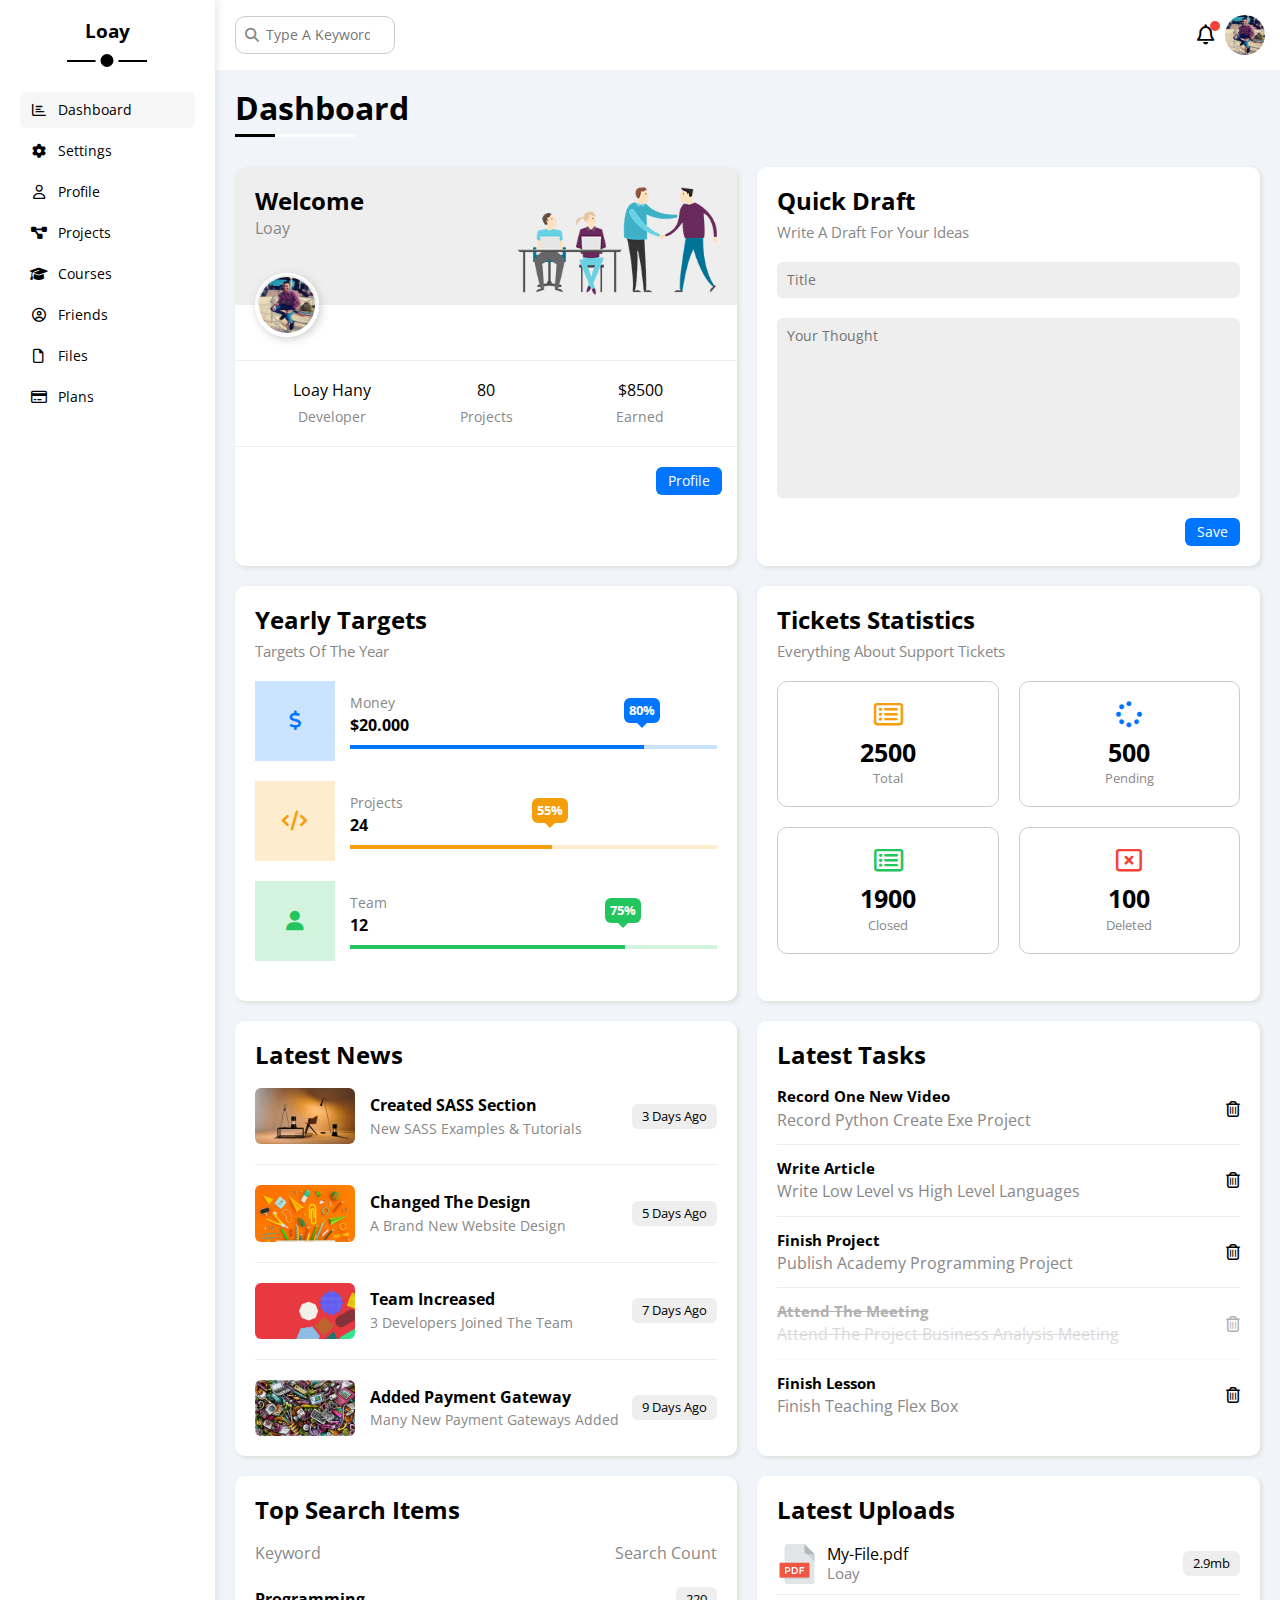
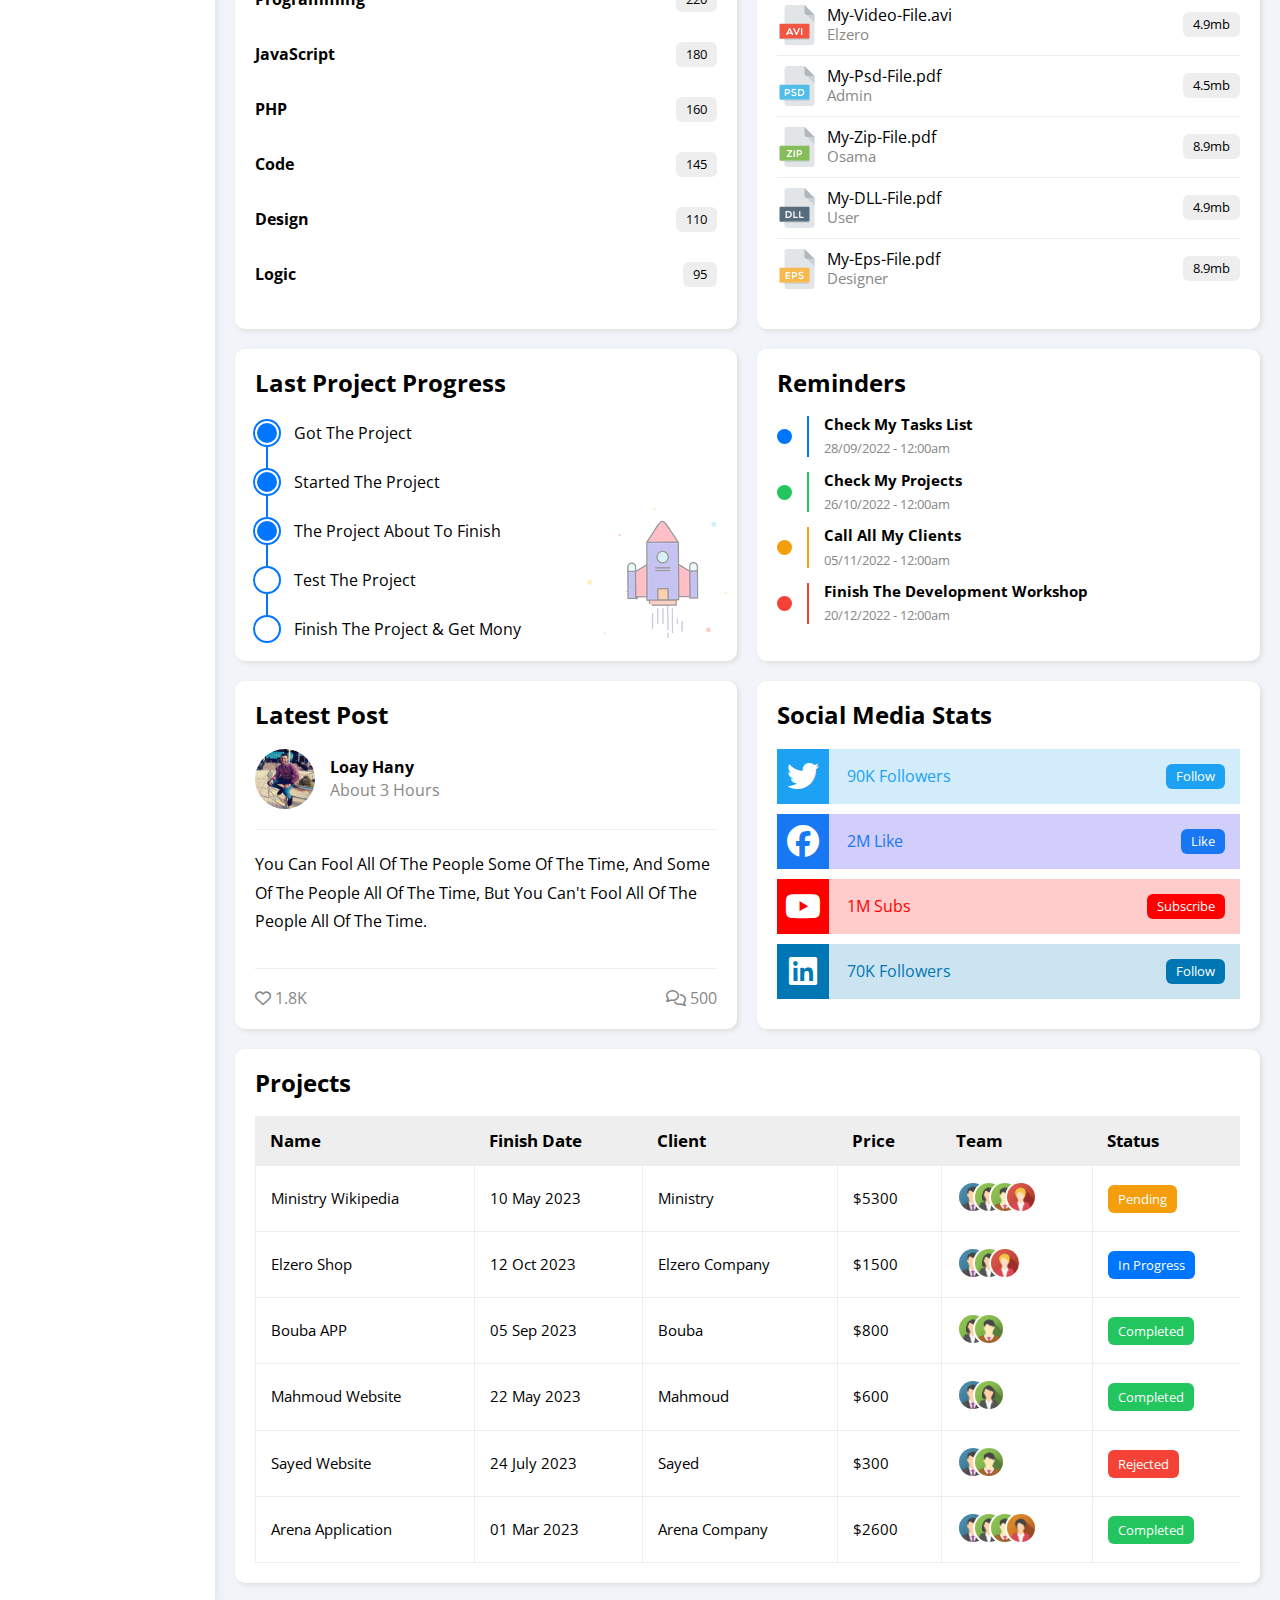
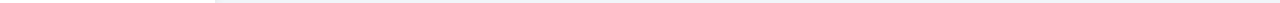
<file: index.html>
<!DOCTYPE html>
<html lang="en">
  <head>
    <meta charset="UTF-8" />
    <meta name="viewport" content="width=device-width, initial-scale=1.0" />
    <title>Dashboard</title>
    <!-- Normalize CSS Features -->
    <link rel="stylesheet" href="CSS/normalize.css" />
    <!-- Font Awesome Library -->
    <link rel="stylesheet" href="CSS/all.min.css" />
    <!-- FavIcon -->
    <link rel="shortcut icon" href="Images/Favicon.jpg" type="image/x-icon" />
    <!-- My Framework CSS File -->
    <link rel="stylesheet" href="CSS/framework.css" />
    <!-- Main CSS File -->
    <link rel="stylesheet" href="CSS/main.css" />
    <!-- Google Fonts -->
    <link rel="preconnect" href="https://fonts.googleapis.com" />
    <link rel="preconnect" href="https://fonts.gstatic.com" crossorigin />
    <link
      href="https://fonts.googleapis.com/css2?family=Open+Sans:ital,wght@0,300;0,400;0,500;0,600;1,700;1,800&display=swap"
      rel="stylesheet"
    />
  </head>
  <body>
    <!-- Start Main Page -->
    <div class="page d-flex">

      <div class="sidebar bg-white p-20 p-relative"> 
        <h3 class="p-relative txt-c mt-0">Loay</h3>
        <ul>
          <li>
            <a class="active d-flex align-center fs-14 c-black rad-6 p-10" href="index.html">
              <i class="fa-regular fa-chart-bar fa-fw"></i>
              <span>Dashboard</span>
            </a>
          </li>

          <li>
            <a class="d-flex align-center fs-14 c-black rad-6 p-10" href="settings.html">
              <i class="fa-solid fa-gear fa-fw"></i>
              <span>Settings</span>
            </a>
          </li>

          <li>
            <a class="d-flex align-center fs-14 c-black rad-6 p-10" href="profile.html">
              <i class="fa-regular fa-user fa-fw"></i>
              <span>Profile</span>
            </a>
          </li>

          <li>
            <a class="d-flex align-center fs-14 c-black rad-6 p-10" href="projects.html">
              <i class="fa-solid fa-diagram-project fa-fw"></i>
              <span>Projects</span>
            </a>
          </li>

          <li>
            <a class="d-flex align-center fs-14 c-black rad-6 p-10" href="courses.html">
              <i class="fa-solid fa-graduation-cap fa-fw"></i>
              <span>Courses</span>
            </a>
          </li>

          <li>
            <a class="d-flex align-center fs-14 c-black rad-6 p-10" href="friends.html">
              <i class="fa-regular fa-circle-user fa-fw"></i>
              <span>Friends</span>
            </a>
          </li>

          <li>
            <a class="d-flex align-center fs-14 c-black rad-6 p-10" href="files.html">
              <i class="fa-regular fa-file fa-fw"></i>
              <span>Files</span>
            </a>
          </li>

          <li>
            <a class="d-flex align-center fs-14 c-black rad-6 p-10" href="plans.html">
              <i class="fa-regular fa-credit-card fa-fw"></i>
              <span>Plans</span>
            </a>
          </li>
        </ul>
      </div>

      <div class="content w-full">

            <!-- Start Head -->
            <div class="head bg-white p-15 between-flex">
              <div class="search p-relative">
                <input class="p-10" type="search" name="search" placeholder="Type A Keyword"/>
              </div>
              <div class="icons d-flex align-center">
                <span class="notification p-relative"><i class="fa-regular fa-bell fa-lg"></i></span>
                <img src="Images/avatar.jpg" alt=""/>
              </div>
            </div>
            <!-- End Head -->
  
            <h1 class="p-relative">Dashboard</h1>
            <!-- Start Wrapper -->
            <div class="wrapper d-grid gap-20">

              <!-- Start Welcome Widget -->
              <div class="welcome shadow p-relative bg-white rad-10 txt-c-mobile block-mobile">
                <div class="intro p-20 d-flex space-between bg-eee">
                  <div>   
                      <h2 class="m-0">Welcome</h2>
                      <p class="c-gray mt-5">Loay</p>
                  </div>
                  <img src="Images/welcome.png" alt="" class="hide-mobile">
                </div>
                <img src="Images/avatar.jpg" alt="" class="avatar">
                <div class="body txt-c d-flex p-20 my-20 block-mobile">
                  <div>Loay Hany <span class="d-block c-gray fs-14 mt-10">Developer</span></div>
                  <div>80 <span class="d-block c-gray fs-14 mt-10">Projects</span></div>
                  <div>$8500 <span class="d-block c-gray fs-14 mt-10">Earned</span></div>
                </div>
                <a href="profile.html" class="visit d-block fs-14 bg-blue c-white w-fit btn-shape">Profile</a>
              </div>
              <!-- End Welcome Widget -->

              <!-- Start Quick Draft Widget -->
              <div class="quick-draft shadow p-relative p-20 bg-white rad-10">
                <h2 class="mt-0 mb-10">Quick Draft</h2>
                <p class="mt-0 mb-20 c-gray fs-15">Write A Draft For Your Ideas</p>
                <form>
                  <input class="d-block mb-20 w-full p-10 b-none bg-eee rad-6 fs-14" type="text" placeholder="Title">
                  <textarea class="d-block mb-20 w-full p-10 b-none bg-eee rad-6 fs-14" placeholder="Your Thought"></textarea>
                  <input class="save d-block fs-14 bg-blue c-white b-none w-fit btn-shape" type="submit" value="Save">
                </form>
              </div>
              <!-- End Quick Draft Widget -->

              <!-- Start Yearly Targets -->
              <div class="targets shadow p-relative p-20 bg-white rad-10">
                <h2 class="mt-0 mb-10">Yearly Targets</h2>
                <p class="mt-0 mb-20 c-gray fs-15">Targets Of The Year</p>

                <div class="targets-row mb-20 center-flex blue">
                  <div class="icon center-flex">
                    <i class="fa-solid fa-dollar-sign fa-lg c-blue"></i>
                  </div>
                  <div class="details">
                    <span class="fs-14 c-gray">Money</span>
                    <span class="d-block mt-5 mb-10 fw-bold">$20.000</span>
                    <div class="progress p-relative">
                      <span class="bg-blue blue" style="width: 80%">
                        <span class="bg-blue">80%</span>
                      </span>
                    </div>
                  </div>
                </div>

                <div class="targets-row mb-20 center-flex orange">
                  <div class="icon center-flex">
                    <i class="fa-solid fa-code fa-lg c-orange"></i>
                  </div>
                  <div class="details">
                    <span class="fs-14 c-gray">Projects</span>
                    <span class="d-block mt-5 mb-10 fw-bold">24</span>
                    <div class="progress p-relative">
                      <span class="bg-orange orange" style="width: 55%">
                        <span class="bg-orange">55%</span>
                      </span>
                    </div>
                  </div>
                </div>

                <div class="targets-row mb-20 center-flex green">
                  <div class="icon center-flex">
                    <i class="fa-solid fa-user fa-lg c-green"></i>
                  </div>
                  <div class="details">
                    <span class="fs-14 c-gray">Team</span>
                    <span class="d-block mt-5 mb-10 fw-bold">12</span>
                    <div class="progress p-relative">
                      <span class="bg-green green" style="width: 75%">
                        <span class="bg-green">75%</span>
                      </span>
                    </div>
                  </div>
                </div>


              </div>
              <!-- End Yearly Targets -->

              <!-- Satrt Tickets Widget -->
              <div class="tickets shadow p-relative p-20 bg-white rad-10">
                <h2 class="mt-0 mb-10">Tickets Statistics</h2>
                <p class="mt-0 mb-20 c-gray fs-15">Everything About Support Tickets</p>
                <div class="d-flex txt-c gap-20 f-wrap">

                  <div class="box p-20 rad-10 fs-13 c-gray">
                    <i class="fa-regular fa-rectangle-list fa-2x mb-10 c-orange"></i>
                    <span class="d-block c-black fw-bold fs-25 mb-5">2500</span>
                    Total
                  </div>

                  <div class="box p-20 rad-10 fs-13 c-gray">
                    <i class="fa-solid fa-spinner fa-2x mb-10 c-blue"></i>
                    <span class="d-block c-black fw-bold fs-25 mb-5">500</span>
                    Pending
                  </div>
                                   
                  <div class="box p-20 rad-10 fs-13 c-gray">
                    <i class="fa-regular fa-rectangle-list fa-2x mb-10 c-green"></i>
                    <span class="d-block c-black fw-bold fs-25 mb-5">1900</span>
                    Closed
                  </div>                  
                  
                  <div class="box p-20 rad-10 fs-13 c-gray">
                    <i class="fa-regular fa-rectangle-xmark fa-2x mb-10 c-red"></i>
                    <span class="d-block c-black fw-bold fs-25 mb-5">100</span>
                    Deleted
                  </div>
                  

                </div>
              </div>
              <!-- End Tickets Widget -->
              
              <!-- Start Latest News Widget -->
              <div class="latest-news shadow p-relative p-20 bg-white rad-10 txt-c-mobile">
                  <h2 class="mt-0 mb-20">Latest News</h2>

                  <div class="news-row d-flex align-center block-mobile">
                    <img src="Images/news-01.png" alt="">
                    <div class="info">
                      <h3>Created SASS Section</h3>
                      <p class="m-0 fs-14 c-gray">New SASS Examples & Tutorials</p>
                    </div>
                    <div class="label btn-alt-shape bg-eee fs-13">3 Days Ago</div>
                  </div>

                  <div class="news-row d-flex align-center block-mobile">
                    <img src="Images/news-02.png" alt="">
                    <div class="info">
                      <h3>Changed The Design</h3>
                      <p class="m-0 fs-14 c-gray">A Brand New Website Design</p>
                    </div>
                    <div class="label btn-alt-shape bg-eee fs-13">5 Days Ago</div>
                  </div>
                  
                  <div class="news-row d-flex align-center block-mobile">
                    <img src="Images/news-03.png" alt="">
                    <div class="info">
                      <h3>Team Increased</h3>
                      <p class="m-0 fs-14 c-gray">3 Developers Joined The Team</p>
                    </div>
                    <div class="label btn-alt-shape bg-eee fs-13">7 Days Ago</div>
                  </div>
                  
                  <div class="news-row d-flex align-center block-mobile">
                    <img src="Images/news-04.png" alt="">
                    <div class="info">
                      <h3>Added Payment Gateway</h3>
                      <p class="m-0 fs-14 c-gray">Many New Payment Gateways Added</p>
                    </div>
                    <div class="label btn-alt-shape bg-eee fs-13">9 Days Ago</div>
                  </div>

              </div>
              <!-- End Latest News Widget -->

              <!-- Start Latest Tasks Widget -->
              <div class="latest-tasks shadow p-relative p-20 bg-white rad-10">
                <h2 class="mt-0 mb-20">Latest Tasks</h2>
                
                <div class="task-row between-flex">
                  <div class="info">
                    <h3 class="mt-0 mb-5 fs-15">Record One New Video</h3>
                    <p class="m-0 c-gray">Record Python Create Exe Project</p>
                  </div>
                  <i class="fa-regular fa-trash-can delete"></i>
                </div>

                <div class="task-row between-flex">
                  <div class="info">
                    <h3 class="mt-0 mb-5 fs-15">Write Article</h3>
                    <p class="m-0 c-gray">Write Low Level vs High Level Languages</p>
                  </div>
                  <i class="fa-regular fa-trash-can delete"></i>
                </div>

                <div class="task-row between-flex">
                  <div class="info">
                    <h3 class="mt-0 mb-5 fs-15">Finish Project</h3>
                    <p class="m-0 c-gray">Publish Academy Programming Project</p>
                  </div>
                  <i class="fa-regular fa-trash-can delete"></i>
                </div>

                <div class="task-row between-flex done">
                  <div class="info">
                    <h3 class="mt-0 mb-5 fs-15">Attend The Meeting</h3>
                    <p class="m-0 c-gray">Attend The Project Business Analysis Meeting</p>
                  </div>
                  <i class="fa-regular fa-trash-can delete"></i>
                </div>

                <div class="task-row between-flex">
                  <div class="info">
                    <h3 class="mt-0 mb-5 fs-15">Finish Lesson</h3>
                    <p class="m-0 c-gray">Finish Teaching Flex Box</p>
                  </div>
                  <i class="fa-regular fa-trash-can delete"></i>
                </div>


              </div>
              <!-- End Latest Tasks Widget -->

              <!-- Start Top Search Words Widget -->
              <div class="search-items shadow p-relative p-20 bg-white rad-10">
                <h2 class="mt-0 mb-20">Top Search Items</h2>
                <div class="items-head between-flex c-gray mb-10">
                  <div>Keyword</div>
                  <div>Search Count</div>
                </div>
                <div class="items between-flex py-15">
                  <span class="fw-bold">Programming</span>
                  <span class="bg-eee btn-alt-shape fs-13">220</span>
                </div>
                <div class="items between-flex py-15">
                  <span class="fw-bold">JavaScript</span>
                  <span class="bg-eee btn-alt-shape fs-13">180</span>
                </div>
                <div class="items between-flex py-15">
                  <span class="fw-bold">PHP</span>
                  <span class="bg-eee btn-alt-shape fs-13">160</span>
                </div>
                <div class="items between-flex py-15">
                  <span class="fw-bold">Code</span>
                  <span class="bg-eee btn-alt-shape fs-13">145</span>
                </div>
                <div class="items between-flex py-15">
                  <span class="fw-bold">Design</span>
                  <span class="bg-eee btn-alt-shape fs-13">110</span>
                </div>
                <div class="items between-flex py-15">
                  <span class="fw-bold">Logic</span>
                  <span class="bg-eee btn-alt-shape fs-13">95</span>
                </div>
              </div>
              <!-- End Top Search Words Widget -->

              <!-- Start Latest Uploads Widget -->
              <div class="latest-uploads shadow p-relative p-20 bg-white rad-10">
                <h2 class="mt-0 mb-20">Latest Uploads</h2>
                <ul class="m-0">

                  <li class="between-flex pb-10 mb-10">
                    <div class="d-flex align-center">
                      <img src="Images/pdf.svg" alt="" class="mr-10">
                      <div class="info">
                        <span class="d-block">My-File.pdf</span>
                        <span class="fs-15 c-gray">Loay</span>
                      </div>
                    </div>
                    <div class="bg-eee btn-alt-shape fs-13">2.9mb</div>
                  </li>
                  
                  <li class="between-flex pb-10 mb-10">
                    <div class="d-flex align-center">
                      <img src="Images/avi.svg" alt="" class="mr-10">
                      <div class="info">
                        <span class="d-block">My-Video-File.avi</span>
                        <span class="fs-15 c-gray">Elzero</span>
                      </div>
                    </div>
                    <div class="bg-eee btn-alt-shape fs-13">4.9mb</div>
                  </li>
                  
                  <li class="between-flex pb-10 mb-10">
                    <div class="d-flex align-center">
                      <img src="Images/psd.svg" alt="" class="mr-10">
                      <div class="info">
                        <span class="d-block">My-Psd-File.pdf</span>
                        <span class="fs-15 c-gray">Admin</span>
                      </div>
                    </div>
                    <div class="bg-eee btn-alt-shape fs-13">4.5mb</div>
                  </li>
                  
                  <li class="between-flex pb-10 mb-10">
                    <div class="d-flex align-center">
                      <img src="Images/zip.svg" alt="" class="mr-10">
                      <div class="info">
                        <span class="d-block">My-Zip-File.pdf</span>
                        <span class="fs-15 c-gray">Osama</span>
                      </div>
                    </div>
                    <div class="bg-eee btn-alt-shape fs-13">8.9mb</div>
                  </li>

                  <li class="between-flex pb-10 mb-10">
                    <div class="d-flex align-center">
                      <img src="Images/dll.svg" alt="" class="mr-10">
                      <div class="info">
                        <span class="d-block">My-DLL-File.pdf</span>
                        <span class="fs-15 c-gray">User</span>
                      </div>
                    </div>
                    <div class="bg-eee btn-alt-shape fs-13">4.9mb</div>
                  </li>

                  <li class="between-flex pb-10 mb-10">
                    <div class="d-flex align-center">
                      <img src="Images/eps.svg" alt="" class="mr-10">
                      <div class="info">
                        <span class="d-block">My-Eps-File.pdf</span>
                        <span class="fs-15 c-gray">Designer</span>
                      </div>
                    </div>
                    <div class="bg-eee btn-alt-shape fs-13">8.9mb</div>
                  </li>             

                </ul>
              </div>
              <!-- End Latest Uploads Widget -->

              <!-- Start Last Project Progress Widget -->
              <div class="last-project shadow p-relative p-20 bg-white rad-10">
                <h2 class="mt-0 mb-20">Last Project Progress</h2>
                <ul class="m-0 p-relative">
                  <li class="mt-25 d-flex align-center done">Got The Project</li>
                  <li class="mt-25 d-flex align-center done">Started The Project</li>
                  <li class="mt-25 d-flex align-center done">The Project About To Finish</li>
                  <li class="mt-25 d-flex align-center current">Test The Project</li>
                  <li class="mt-25 d-flex align-center">Finish The Project & Get Mony</li>
                </ul>
                <img class="hide-mobile" src="Images/project.png" alt="">
              </div>
              <!-- End Last Project Progress Widget -->

              <!-- Start Reminders Widget -->
              <div class="reminders shadow p-relative p-20 bg-white rad-10">
                <h2 class="mt-0 mb-25">Reminders</h2>
                <ul class="m-0">

                  <li class="d-flex align-center mt-15">
                    <span class="key bg-blue mr-15 d-block rad-half"></span>
                    <div class="pl-15 blue">
                      <p class="fs-15 fw-bold mt-0 mb-5">Check My Tasks List</p>
                      <span class="fs-13 c-gray">28/09/2022 - 12:00am</span>
                    </div>
                  </li>

                  <li class="d-flex align-center mt-15">
                    <span class="key bg-green mr-15 d-block rad-half"></span>
                    <div class="pl-15 green">
                      <p class="fs-15 fw-bold mt-0 mb-5">Check My Projects</p>
                      <span class="fs-13 c-gray">26/10/2022 - 12:00am</span>
                    </div>
                  </li>

                  <li class="d-flex align-center mt-15">
                    <span class="key bg-orange mr-15 d-block rad-half"></span>
                    <div class="pl-15 orange">
                      <p class="fs-15 fw-bold mt-0 mb-5">Call All My Clients</p>
                      <span class="fs-13 c-gray">05/11/2022 - 12:00am</span>
                    </div>
                  </li>

                  <li class="d-flex align-center mt-15">
                    <span class="key bg-red mr-15 d-block rad-half"></span>
                    <div class="pl-15 red">
                      <p class="fs-15 fw-bold mt-0 mb-5">Finish The Development Workshop</p>
                      <span class="fs-13 c-gray">20/12/2022 - 12:00am</span>
                    </div>
                  </li>

                </ul>
              </div>
              <!-- End Reminders Widget -->

              <!-- Start Post Widget -->
              <div class="latest-post shadow p-relative p-20 bg-white rad-10">
                <h2 class="mt-0 mb-20">Latest Post</h2>
                <div class="top d-flex align-center">
                  <img class="mr-15 rad-half" src="Images/avatar.jpg" alt="">
                  <div class="info">
                    <span class="fw-bold d-block mb-5">Loay Hany</span>
                    <span class="c-gray">About 3 Hours</span>
                  </div>
                </div>
                <div class="post-content txt-c-mobile py-20 my-20">
                  You Can Fool All Of The People Some Of The Time, And Some Of The People All Of The Time, But You Can't Fool All Of The People All Of The Time.
                </div>
                <div class="post-stats between-flex c-gray">
                  <div>
                    <i class="fa-regular fa-heart"></i>
                    <span>1.8K</span>
                  </div>
                  <div>
                    <i class="fa-regular fa-comments"></i>
                    <span>500</span>
                  </div>
                </div>
              </div>
              <!-- End Post Widget -->

              <!-- Start Social Media Widget -->
              <div class="social-media shadow p-relative p-20 bg-white rad-10">
                <h2 class="mt-0 mb-20">Social Media Stats</h2>

                <div class="box twitter p-15 p-relative mb-10 between-flex">
                  <i class="fa-brands fa-twitter fa-2x c-white center-flex h-full"></i>
                  <span>90K Followers</span>
                  <a class="fs-13 c-white btn-alt-shape" href="#">Follow</a>
                </div>

                <div class="box facebook p-15 p-relative mb-10 between-flex">
                  <i class="fa-brands fa-facebook fa-2x c-white center-flex h-full"></i>
                  <span>2M Like</span>
                  <a class="fs-13 c-white btn-alt-shape" href="#">Like</a>
                </div>

                <div class="box youtube p-15 p-relative mb-10 between-flex">
                  <i class="fa-brands fa-youtube fa-2x c-white center-flex h-full"></i>
                  <span>1M Subs</span>
                  <a class="fs-13 c-white btn-alt-shape" href="#">Subscribe</a>
                </div>

                <div class="box linkedin p-15 p-relative mb-10 between-flex">
                  <i class="fa-brands fa-linkedin fa-2x c-white center-flex h-full"></i>
                  <span>70K Followers</span>
                  <a class="fs-13 c-white btn-alt-shape" href="#">Follow</a>
                </div>

              </div>
              <!-- End Social Media Widget -->
                
            </div>
            <!-- End Wrapper -->

            <!-- Start Projects Table -->
            <div class="projects shadow m-20 p-20 bg-white rad-10">
              <h2 class="mt-0 mb-25">Projects</h2>
              <div class="responsive-table">
                <table class="fs-15 w-full">
                  <thead>
                    <tr>
                      <td>Name</td>
                      <td>Finish Date</td>
                      <td>Client</td>
                      <td>Price</td>
                      <td>Team</td>
                      <td>Status</td>
                    </tr>
                  </thead>
                  <tbody>
                    <tr>
                      <td>Ministry Wikipedia</td>
                      <td>10 May 2023</td>
                      <td>Ministry</td>
                      <td>$5300</td>
                      <td>
                        <img src="Images/team-01.png" alt="">
                        <img src="Images/team-02.png" alt="">
                        <img src="Images/team-03.png" alt="">
                        <img src="Images/team-05.png" alt="">
                      </td>
                      <td><span class="label bg-orange c-white btn-alt-shape fs-13">Pending</span></td>
                    </tr>
                    <tr>
                      <td>Elzero Shop</td>
                      <td>12 Oct 2023</td>
                      <td>Elzero Company</td>
                      <td>$1500</td>
                      <td>
                        <img src="Images/team-01.png" alt="">
                        <img src="Images/team-02.png" alt="">
                        <img src="Images/team-05.png" alt="">
                      </td>
                      <td>
                        <span class="label bg-blue c-white btn-alt-shape fs-13">In Progress</span>
                      </td>
                    </tr>
                    <tr>
                      <td>Bouba APP</td>
                      <td>05 Sep 2023</td>
                      <td>Bouba</td>
                      <td>$800</td>
                      <td>
                        <img src="Images/team-02.png" alt="">
                        <img src="Images/team-03.png" alt="">
                      </td>
                      <td><span class="label bg-green c-white btn-alt-shape fs-13">Completed</span></td>
                    </tr>
                    <tr>
                      <td>Mahmoud Website</td>
                      <td>22 May 2023</td>
                      <td>Mahmoud</td>
                      <td>$600</td>
                      <td>
                        <img src="Images/team-01.png" alt="">
                        <img src="Images/team-02.png" alt="">
                      </td>
                      <td><span class="label bg-green c-white btn-alt-shape fs-13">Completed</span></td>
                    </tr>
                    <tr>
                      <td>Sayed Website</td>
                      <td>24 July 2023</td>
                      <td>Sayed</td>
                      <td>$300</td>
                      <td>
                        <img src="Images/team-01.png" alt="">
                        <img src="Images/team-03.png" alt="">
                      </td>
                      <td><span class="label bg-red c-white btn-alt-shape fs-13">Rejected</span></td>
                    </tr>
                    <tr>
                      <td>Arena Application</td>
                      <td>01 Mar 2023</td>
                      <td>Arena Company</td>
                      <td>$2600</td>
                      <td>
                        <img src="Images/team-01.png" alt="">
                        <img src="Images/team-02.png" alt="">
                        <img src="Images/team-03.png" alt="">
                        <img src="Images/team-04.png" alt="">
                      </td>
                      <td><span class="label bg-green c-white btn-alt-shape fs-13">Completed</span></td>
                    </tr>

                  </tbody>
                </table>
              </div>
            </div>
            <!-- End Projects Table -->


      </div>

    </div>
    <!-- End Main Page -->

  </body>
</html>
</file>
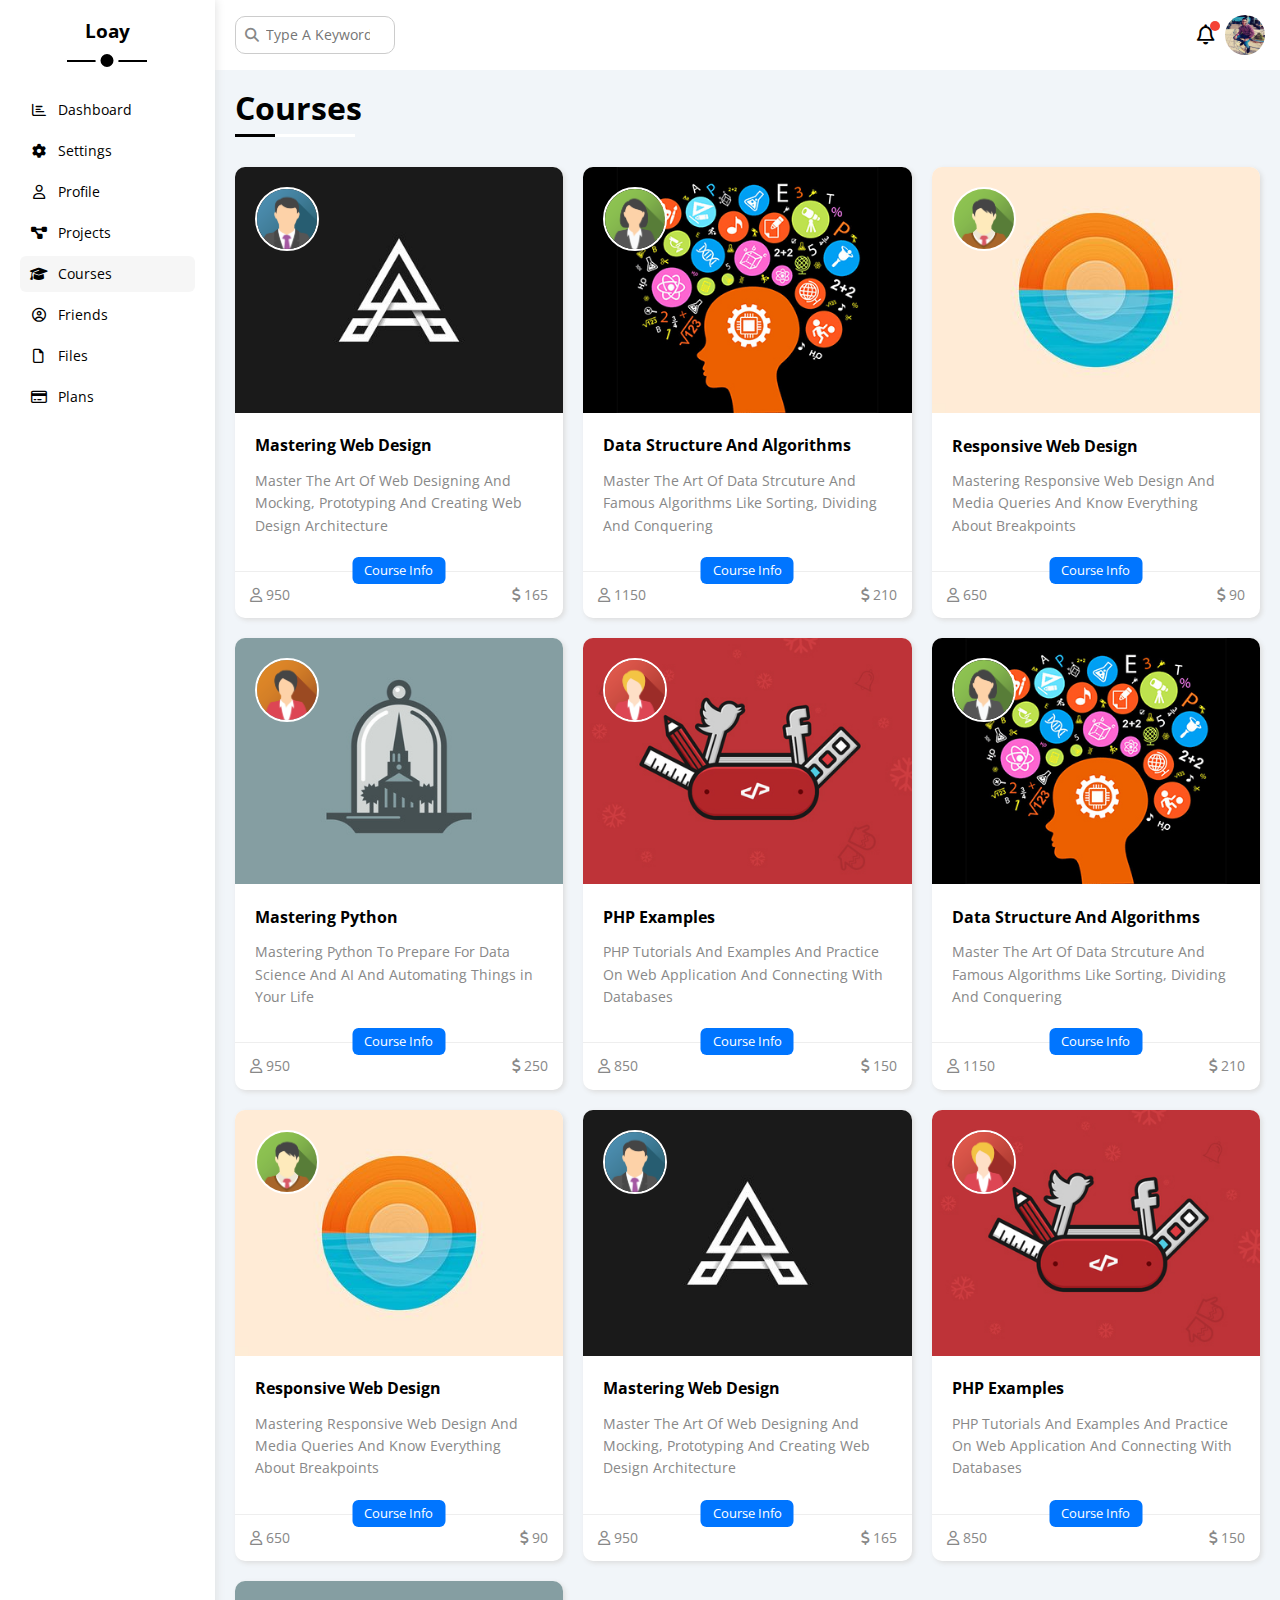
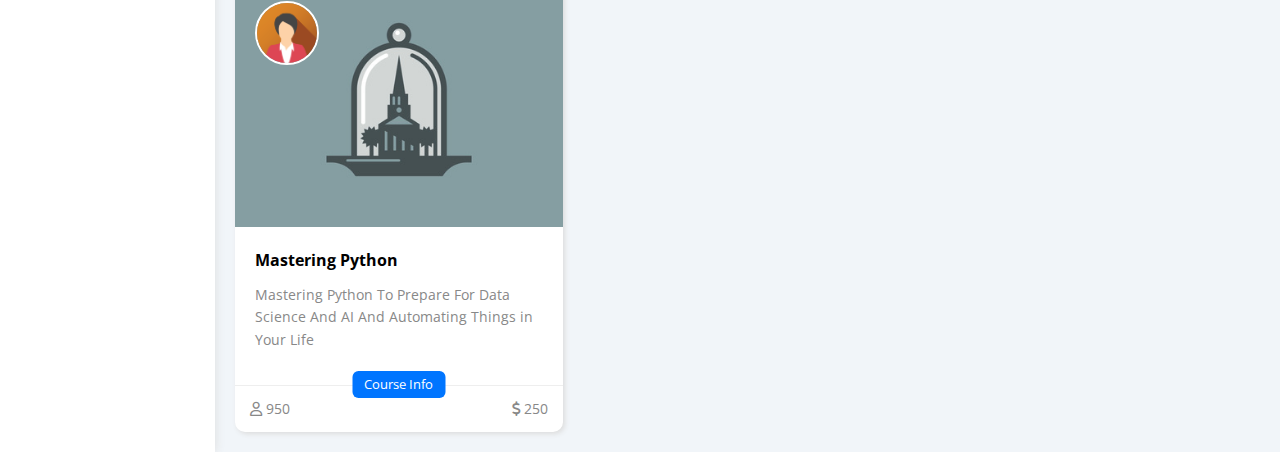
<file: courses.html>
<!DOCTYPE html>
<html lang="en">
  <head>
    <meta charset="UTF-8" />
    <meta name="viewport" content="width=device-width, initial-scale=1.0" />
    <title>Courses</title>
    <!-- Normalize CSS Features -->
    <link rel="stylesheet" href="CSS/normalize.css" />
    <!-- Font Awesome Library -->
    <link rel="stylesheet" href="CSS/all.min.css" />
    <!-- FavIcon -->
    <link rel="shortcut icon" href="Images/Favicon.jpg" type="image/x-icon" />
    <!-- My Framework CSS File -->
    <link rel="stylesheet" href="CSS/framework.css" />
    <!-- Main CSS File -->
    <link rel="stylesheet" href="CSS/main.css" />
    <!-- Google Fonts -->
    <link rel="preconnect" href="https://fonts.googleapis.com" />
    <link rel="preconnect" href="https://fonts.gstatic.com" crossorigin />
    <link
      href="https://fonts.googleapis.com/css2?family=Open+Sans:ital,wght@0,300;0,400;0,500;0,600;1,700;1,800&display=swap"
      rel="stylesheet"
    />
  </head>
  <body>
    <!-- Start Main Page -->
    <div class="page d-flex">
      <div class="sidebar bg-white p-20 p-relative">
        <h3 class="p-relative txt-c mt-0">Loay</h3>
        <ul>
          <li>
            <a
              class="d-flex align-center fs-14 c-black rad-6 p-10"
              href="index.html"
            >
              <i class="fa-regular fa-chart-bar fa-fw"></i>
              <span>Dashboard</span>
            </a>
          </li>

          <li>
            <a
              class="d-flex align-center fs-14 c-black rad-6 p-10"
              href="settings.html"
            >
              <i class="fa-solid fa-gear fa-fw"></i>
              <span>Settings</span>
            </a>
          </li>

          <li>
            <a
              class="d-flex align-center fs-14 c-black rad-6 p-10"
              href="profile.html"
            >
              <i class="fa-regular fa-user fa-fw"></i>
              <span>Profile</span>
            </a>
          </li>

          <li>
            <a
              class="d-flex align-center fs-14 c-black rad-6 p-10"
              href="projects.html"
            >
              <i class="fa-solid fa-diagram-project fa-fw"></i>
              <span>Projects</span>
            </a>
          </li>

          <li>
            <a
              class="active d-flex align-center fs-14 c-black rad-6 p-10"
              href="courses.html"
            >
              <i class="fa-solid fa-graduation-cap fa-fw"></i>
              <span>Courses</span>
            </a>
          </li>

          <li>
            <a
              class="d-flex align-center fs-14 c-black rad-6 p-10"
              href="friends.html"
            >
              <i class="fa-regular fa-circle-user fa-fw"></i>
              <span>Friends</span>
            </a>
          </li>

          <li>
            <a
              class="d-flex align-center fs-14 c-black rad-6 p-10"
              href="files.html"
            >
              <i class="fa-regular fa-file fa-fw"></i>
              <span>Files</span>
            </a>
          </li>

          <li>
            <a
              class="d-flex align-center fs-14 c-black rad-6 p-10"
              href="plans.html"
            >
              <i class="fa-regular fa-credit-card fa-fw"></i>
              <span>Plans</span>
            </a>
          </li>
        </ul>
      </div>

      <div class="content w-full">
        <!-- Start Head -->
        <div class="head bg-white p-15 between-flex">
          <div class="search p-relative">
            <input
              class="p-10"
              type="search"
              name="search"
              placeholder="Type A Keyword"
            />
          </div>
          <div class="icons d-flex align-center">
            <span class="notification p-relative"
              ><i class="fa-regular fa-bell fa-lg"></i
            ></span>
            <img src="Images/avatar.jpg" alt="" />
          </div>
        </div>
        <!-- End Head -->

        <h1 class="p-relative">Courses</h1>

        <!-- Start Courses Page -->
        <div class="courses-page d-grid m-20 gap-20">  
          <div class="course shadow p-relative bg-white rad-10">
            <img class="cover" src="Images/course-01.jpg" alt="" />
            <img class="instructor rad-half" src="Images/team-01.png" alt="" />
            <div class="p-20">
              <h4 class="m-0">Mastering Web Design</h4>
              <p class="description c-gray fs-14 mt-15">
                Master The Art Of Web Designing And Mocking, Prototyping And
                Creating Web Design Architecture
              </p>
            </div>
            <div class="info p-15 p-relative between-flex">
              <span class="title btn-shape bg-blue c-white fs-13"
                >Course Info</span
              >
              <span class="c-gray fs-14">
                <i class="fa-regular fa-user"></i>
                950
              </span>
              <span class="c-gray fs-14">
                <i class="fa-solid fa-dollar-sign"></i>
                165
              </span>
            </div>
          </div>

          <div class="course shadow p-relative bg-white rad-10">
            <img class="cover" src="Images/course-02.jpg" alt="" />
            <img class="instructor rad-half" src="Images/team-02.png" alt="" />
            <div class="p-20">
              <h4 class="m-0">Data Structure And Algorithms</h4>
              <p class="description c-gray fs-14 mt-15">
                Master The Art Of Data Strcuture And Famous Algorithms Like
                Sorting, Dividing And Conquering
              </p>
            </div>
            <div class="info p-15 p-relative between-flex">
              <span class="title btn-shape bg-blue c-white fs-13"
                >Course Info</span
              >
              <span class="c-gray fs-14">
                <i class="fa-regular fa-user"></i>
                1150
              </span>
              <span class="c-gray fs-14">
                <i class="fa-solid fa-dollar-sign"></i>
                210
              </span>
            </div>
          </div>

          <div class="course shadow p-relative bg-white rad-10">
            <img class="cover" src="Images/course-03.jpg" alt="" />
            <img class="instructor rad-half" src="Images/team-03.png" alt="" />
            <div class="p-20">
              <h4 class="m-0">Responsive Web Design</h4>
              <p class="description c-gray fs-14 mt-15">
                Mastering Responsive Web Design And Media Queries And Know
                Everything About Breakpoints
              </p>
            </div>
            <div class="info p-15 p-relative between-flex">
              <span class="title btn-shape bg-blue c-white fs-13"
                >Course Info</span
              >
              <span class="c-gray fs-14">
                <i class="fa-regular fa-user"></i>
                650
              </span>
              <span class="c-gray fs-14">
                <i class="fa-solid fa-dollar-sign"></i>
                90
              </span>
            </div>
          </div>

          <div class="course shadow p-relative bg-white rad-10">
            <img class="cover" src="Images/course-04.jpg" alt="" />
            <img class="instructor rad-half" src="Images/team-04.png" alt="" />
            <div class="p-20">
              <h4 class="m-0">Mastering Python</h4>
              <p class="description c-gray fs-14 mt-15">
                Mastering Python To Prepare For Data Science And AI And
                Automating Things in Your Life
              </p>
            </div>
            <div class="info p-15 p-relative between-flex">
              <span class="title btn-shape bg-blue c-white fs-13"
                >Course Info</span
              >
              <span class="c-gray fs-14">
                <i class="fa-regular fa-user"></i>
                950
              </span>
              <span class="c-gray fs-14">
                <i class="fa-solid fa-dollar-sign"></i>
                250
              </span>
            </div>
          </div>

          <div class="course shadow p-relative bg-white rad-10">
            <img class="cover" src="Images/course-05.jpg" alt="" />
            <img class="instructor rad-half" src="Images/team-05.png" alt="" />
            <div class="p-20">
              <h4 class="m-0">PHP Examples</h4>
              <p class="description c-gray fs-14 mt-15">
                PHP Tutorials And Examples And Practice On Web Application And
                Connecting With Databases
              </p>
            </div>
            <div class="info p-15 p-relative between-flex">
              <span class="title btn-shape bg-blue c-white fs-13"
                >Course Info</span
              >
              <span class="c-gray fs-14">
                <i class="fa-regular fa-user"></i>
                850
              </span>
              <span class="c-gray fs-14">
                <i class="fa-solid fa-dollar-sign"></i>
                150
              </span>
            </div>
          </div>

          <div class="course shadow p-relative bg-white rad-10">
            <img class="cover" src="Images/course-02.jpg" alt="" />
            <img class="instructor rad-half" src="Images/team-02.png" alt="" />
            <div class="p-20">
              <h4 class="m-0">Data Structure And Algorithms</h4>
              <p class="description c-gray fs-14 mt-15">
                Master The Art Of Data Strcuture And Famous Algorithms Like
                Sorting, Dividing And Conquering
              </p>
            </div>
            <div class="info p-15 p-relative between-flex">
              <span class="title btn-shape bg-blue c-white fs-13"
                >Course Info</span
              >
              <span class="c-gray fs-14">
                <i class="fa-regular fa-user"></i>
                1150
              </span>
              <span class="c-gray fs-14">
                <i class="fa-solid fa-dollar-sign"></i>
                210
              </span>
            </div>
          </div>

          <div class="course shadow p-relative bg-white rad-10">
            <img class="cover" src="Images/course-03.jpg" alt="" />
            <img class="instructor rad-half" src="Images/team-03.png" alt="" />
            <div class="p-20">
              <h4 class="m-0">Responsive Web Design</h4>
              <p class="description c-gray fs-14 mt-15">
                Mastering Responsive Web Design And Media Queries And Know
                Everything About Breakpoints
              </p>
            </div>
            <div class="info p-15 p-relative between-flex">
              <span class="title btn-shape bg-blue c-white fs-13"
                >Course Info</span
              >
              <span class="c-gray fs-14">
                <i class="fa-regular fa-user"></i>
                650
              </span>
              <span class="c-gray fs-14">
                <i class="fa-solid fa-dollar-sign"></i>
                90
              </span>
            </div>
          </div>

          <div class="course shadow p-relative bg-white rad-10">
            <img class="cover" src="Images/course-01.jpg" alt="" />
            <img class="instructor rad-half" src="Images/team-01.png" alt="" />
            <div class="p-20">
              <h4 class="m-0">Mastering Web Design</h4>
              <p class="description c-gray fs-14 mt-15">
                Master The Art Of Web Designing And Mocking, Prototyping And
                Creating Web Design Architecture
              </p>
            </div>
            <div class="info p-15 p-relative between-flex">
              <span class="title btn-shape bg-blue c-white fs-13"
                >Course Info</span
              >
              <span class="c-gray fs-14">
                <i class="fa-regular fa-user"></i>
                950
              </span>
              <span class="c-gray fs-14">
                <i class="fa-solid fa-dollar-sign"></i>
                165
              </span>
            </div>
          </div>

          <div class="course shadow p-relative bg-white rad-10">
            <img class="cover" src="Images/course-05.jpg" alt="" />
            <img class="instructor rad-half" src="Images/team-05.png" alt="" />
            <div class="p-20">
              <h4 class="m-0">PHP Examples</h4>
              <p class="description c-gray fs-14 mt-15">
                PHP Tutorials And Examples And Practice On Web Application And
                Connecting With Databases
              </p>
            </div>
            <div class="info p-15 p-relative between-flex">
              <span class="title btn-shape bg-blue c-white fs-13"
                >Course Info</span
              >
              <span class="c-gray fs-14">
                <i class="fa-regular fa-user"></i>
                850
              </span>
              <span class="c-gray fs-14">
                <i class="fa-solid fa-dollar-sign"></i>
                150
              </span>
            </div>
          </div>

          <div class="course shadow p-relative bg-white rad-10">
            <img class="cover" src="Images/course-04.jpg" alt="" />
            <img class="instructor rad-half" src="Images/team-04.png" alt="" />
            <div class="p-20">
              <h4 class="m-0">Mastering Python</h4>
              <p class="description c-gray fs-14 mt-15">
                Mastering Python To Prepare For Data Science And AI And
                Automating Things in Your Life
              </p>
            </div>
            <div class="info p-15 p-relative between-flex">
              <span class="title btn-shape bg-blue c-white fs-13"
                >Course Info</span
              >
              <span class="c-gray fs-14">
                <i class="fa-regular fa-user"></i>
                950
              </span>
              <span class="c-gray fs-14">
                <i class="fa-solid fa-dollar-sign"></i>
                250
              </span>
            </div>
          </div>
        </div>
        <!-- End Courses Page -->
      </div>
    </div>
    <!-- End Main Page -->
  </body>
</html>
</file>
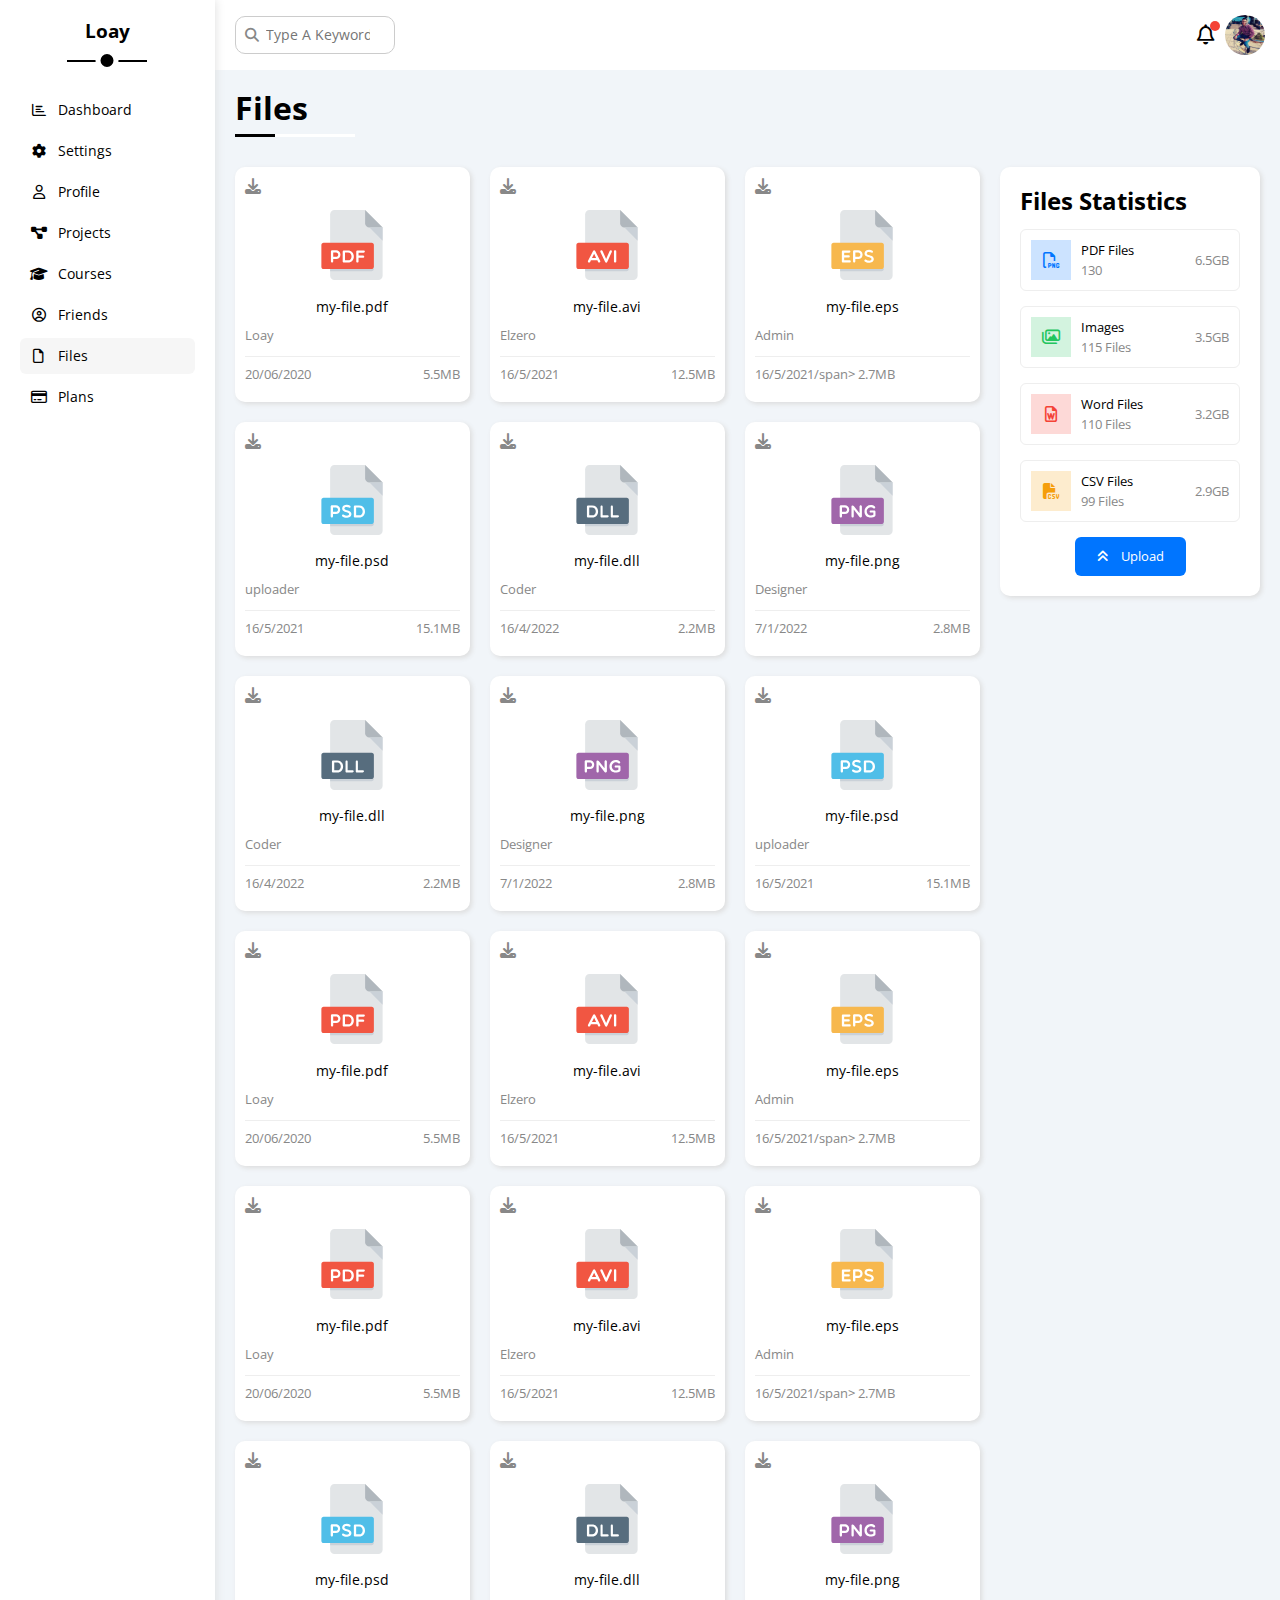
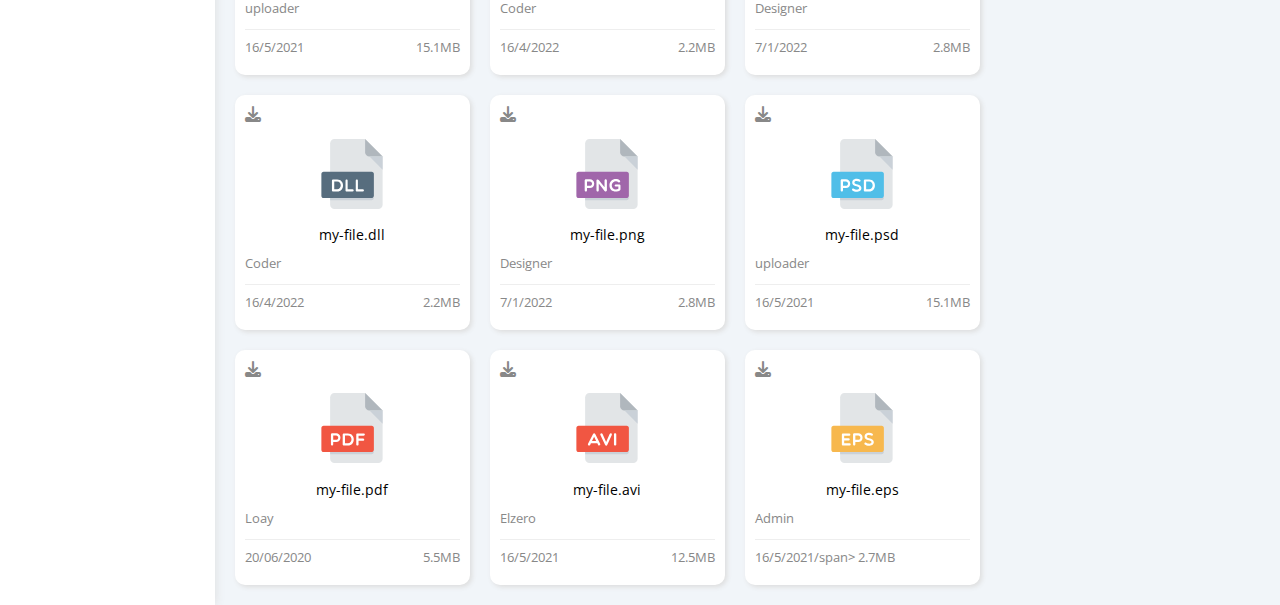
<file: files.html>
<!DOCTYPE html>
<html lang="en">
  <head>
    <meta charset="UTF-8" />
    <meta name="viewport" content="width=device-width, initial-scale=1.0" />
    <title>Files</title>
    <!-- Normalize CSS Features -->
    <link rel="stylesheet" href="CSS/normalize.css" />
    <!-- Font Awesome Library -->
    <link rel="stylesheet" href="CSS/all.min.css" />
    <!-- FavIcon -->
    <link rel="shortcut icon" href="Images/Favicon.jpg" type="image/x-icon" />
    <!-- My Framework CSS File -->
    <link rel="stylesheet" href="CSS/framework.css" />
    <!-- Main CSS File -->
    <link rel="stylesheet" href="CSS/main.css" />
    <!-- Google Fonts -->
    <link rel="preconnect" href="https://fonts.googleapis.com" />
    <link rel="preconnect" href="https://fonts.gstatic.com" crossorigin />
    <link
      href="https://fonts.googleapis.com/css2?family=Open+Sans:ital,wght@0,300;0,400;0,500;0,600;1,700;1,800&display=swap"
      rel="stylesheet"
    />
  </head>
  <body>
    <!-- Start Main Page -->
    <div class="page d-flex"> 

      <div class="sidebar bg-white p-20 p-relative">
        <h3 class="p-relative txt-c mt-0">Loay</h3>
        <ul>
          <li>
            <a
              class="d-flex align-center fs-14 c-black rad-6 p-10"
              href="index.html"
            >
              <i class="fa-regular fa-chart-bar fa-fw"></i>
              <span>Dashboard</span>
            </a>
          </li>

          <li>
            <a
              class="d-flex align-center fs-14 c-black rad-6 p-10"
              href="settings.html"
            >
              <i class="fa-solid fa-gear fa-fw"></i>
              <span>Settings</span>
            </a>
          </li>

          <li>
            <a
              class="d-flex align-center fs-14 c-black rad-6 p-10"
              href="profile.html"
            >
              <i class="fa-regular fa-user fa-fw"></i>
              <span>Profile</span>
            </a>
          </li>

          <li>
            <a
              class="d-flex align-center fs-14 c-black rad-6 p-10"
              href="projects.html"
            >
              <i class="fa-solid fa-diagram-project fa-fw"></i>
              <span>Projects</span>
            </a>
          </li>

          <li>
            <a
              class="d-flex align-center fs-14 c-black rad-6 p-10"
              href="courses.html"
            >
              <i class="fa-solid fa-graduation-cap fa-fw"></i>
              <span>Courses</span>
            </a>
          </li>

          <li>
            <a
              class="d-flex align-center fs-14 c-black rad-6 p-10"
              href="friends.html"
            >
              <i class="fa-regular fa-circle-user fa-fw"></i>
              <span>Friends</span>
            </a>
          </li>

          <li>
            <a
              class="active d-flex align-center fs-14 c-black rad-6 p-10"
              href="files.html"
            >
              <i class="fa-regular fa-file fa-fw"></i>
              <span>Files</span>
            </a>
          </li>

          <li>
            <a
              class="d-flex align-center fs-14 c-black rad-6 p-10"
              href="plans.html"
            >
              <i class="fa-regular fa-credit-card fa-fw"></i>
              <span>Plans</span>
            </a>
          </li>
        </ul>
      </div>

      <div class="content w-full">
        <!-- Start Head -->
        <div class="head bg-white p-15 between-flex">
          <div class="search p-relative">
            <input
              class="p-10"
              type="search"
              name="search"
              placeholder="Type A Keyword"
            />
          </div>
          <div class="icons d-flex align-center">
            <span class="notification p-relative"
              ><i class="fa-regular fa-bell fa-lg"></i
            ></span>
            <img src="Images/avatar.jpg" alt="" />
          </div>
        </div>
        <!-- End Head -->

        <h1 class="p-relative">Files</h1>

        <!-- Start Files Page -->
        <div class="files-page d-flex  m-20 gap-20">

            <div class="files-stats shadow p-relative p-20 bg-white rad-10">
                <h2 class="mt-0 mb-15 txt-c-mobile">Files Statistics</h2>

                <div class="d-flex align-center border-eee p-10 rad-6 mb-15 fs-13">
                    <i class="fa-regular fa-file-pdf fa-lg blue c-blue center-flex icon"></i>
                    <div class="info">
                        <span>PDF Files</span>
                        <span class="c-gray d-block mt-5">130</span>
                    </div>
                    <div class="size c-gray">6.5GB</div>
                </div>

                <div class="d-flex align-center border-eee p-10 rad-6 mb-15 fs-13">
                    <i class="fa-regular fa-images fa-lg green c-green center-flex icon"></i>
                    <div class="info">
                        <span>Images</span>
                        <span class="c-gray d-block mt-5">115 Files</span>
                    </div>
                    <div class="size c-gray">3.5GB</div>
                </div>

                <div class="d-flex align-center border-eee p-10 rad-6 mb-15 fs-13">
                    <i class="fa-regular fa-file-word fa-lg red c-red center-flex icon"></i>
                    <div class="info">
                        <span>Word Files</span>
                        <span class="c-gray d-block mt-5">110 Files</span>
                    </div>
                    <div class="size c-gray">3.2GB</div>
                </div>

                <div class="d-flex align-center border-eee p-10 rad-6 mb-15 fs-13">
                    <i class="fa-solid fa-file-csv fa-lg orange c-orange center-flex icon"></i>
                    <div class="info">
                        <span>CSV Files</span>
                        <span class="c-gray d-block mt-5">99 Files</span>
                    </div>
                    <div class="size c-gray">2.9GB</div>
                </div>

                <a class="upload d-block w-fit bg-blue c-white fs-13 rad-6" href="#">
                    <i class="fa-solid fa-angles-up mr-10"></i>
                    Upload
                </a>

            </div> 

            <div class="files-content d-grid gap-20">

                <div class="file shadow p-relative bg-white p-10 rad-10">
                    <i class="fa-solid fa-download c-gray"></i>
                    <div class="icon txt-c">
                        <img class="my-15" src="Images/pdf.svg" alt="">
                    </div>
                    <div class="txt-c mb-10 fs-14">my-file.pdf</div>
                    <p class="c-gray fs-13">Loay</p>
                    <div class="info between-flex my-10 pt-10 fs-13 c-gray">
                        <span>20/06/2020</span>
                        <span>5.5MB</span>
                    </div>
                </div>

                <div class="file shadow p-relative bg-white p-10 rad-10">
                    <i class="fa-solid fa-download c-gray"></i>
                    <div class="icon txt-c">
                        <img class="my-15" src="Images/avi.svg" alt="">
                    </div>
                    <div class="txt-c mb-10 fs-14">my-file.avi</div>
                    <p class="c-gray fs-13">Elzero</p>
                    <div class="info between-flex my-10 pt-10 fs-13 c-gray">
                        <span>16/5/2021</span>
                        <span>12.5MB</span>
                    </div>
                </div>

                <div class="file shadow p-relative bg-white p-10 rad-10">
                    <i class="fa-solid fa-download c-gray"></i>
                    <div class="icon txt-c">
                        <img class="my-15" src="Images/eps.svg" alt="">
                    </div>
                    <div class="txt-c mb-10 fs-14">my-file.eps</div>
                    <p class="c-gray fs-13">Admin</p>
                    <div class="info between-flex my-10 pt-10 fs-13 c-gray">
                        <span>16/5/2021/span>
                        <span>2.7MB</span>
                    </div>
                </div>

                <div class="file shadow p-relative bg-white p-10 rad-10">
                    <i class="fa-solid fa-download c-gray"></i>
                    <div class="icon txt-c">
                        <img class="my-15" src="Images/psd.svg" alt="">
                    </div>
                    <div class="txt-c mb-10 fs-14">my-file.psd</div>
                    <p class="c-gray fs-13">uploader</p>
                    <div class="info between-flex my-10 pt-10 fs-13 c-gray">
                        <span>16/5/2021</span>
                        <span>15.1MB</span>
                    </div>
                </div>

                <div class="file shadow p-relative bg-white p-10 rad-10">
                    <i class="fa-solid fa-download c-gray"></i>
                    <div class="icon txt-c">
                        <img class="my-15" src="Images/dll.svg" alt="">
                    </div>
                    <div class="txt-c mb-10 fs-14">my-file.dll</div>
                    <p class="c-gray fs-13">Coder</p>
                    <div class="info between-flex my-10 pt-10 fs-13 c-gray">
                        <span>16/4/2022</span>
                        <span>2.2MB</span>
                    </div>
                </div>

                <div class="file shadow p-relative bg-white p-10 rad-10">
                    <i class="fa-solid fa-download c-gray"></i>
                    <div class="icon txt-c">
                        <img class="my-15" src="Images/png.svg" alt="">
                    </div>
                    <div class="txt-c mb-10 fs-14">my-file.png</div>
                    <p class="c-gray fs-13">Designer</p>
                    <div class="info between-flex my-10 pt-10 fs-13 c-gray">
                        <span>7/1/2022</span>
                        <span>2.8MB</span>
                    </div>
                </div>
                
                <div class="file shadow p-relative bg-white p-10 rad-10">
                    <i class="fa-solid fa-download c-gray"></i>
                    <div class="icon txt-c">
                        <img class="my-15" src="Images/dll.svg" alt="">
                    </div>
                    <div class="txt-c mb-10 fs-14">my-file.dll</div>
                    <p class="c-gray fs-13">Coder</p>
                    <div class="info between-flex my-10 pt-10 fs-13 c-gray">
                        <span>16/4/2022</span>
                        <span>2.2MB</span>
                    </div>
                </div>

                <div class="file shadow p-relative bg-white p-10 rad-10">
                    <i class="fa-solid fa-download c-gray"></i>
                    <div class="icon txt-c">
                        <img class="my-15" src="Images/png.svg" alt="">
                    </div>
                    <div class="txt-c mb-10 fs-14">my-file.png</div>
                    <p class="c-gray fs-13">Designer</p>
                    <div class="info between-flex my-10 pt-10 fs-13 c-gray">
                        <span>7/1/2022</span>
                        <span>2.8MB</span>
                    </div>
                </div>

                
                <div class="file shadow p-relative bg-white p-10 rad-10">
                    <i class="fa-solid fa-download c-gray"></i>
                    <div class="icon txt-c">
                        <img class="my-15" src="Images/psd.svg" alt="">
                    </div>
                    <div class="txt-c mb-10 fs-14">my-file.psd</div>
                    <p class="c-gray fs-13">uploader</p>
                    <div class="info between-flex my-10 pt-10 fs-13 c-gray">
                        <span>16/5/2021</span>
                        <span>15.1MB</span>
                    </div>
                </div>

                <div class="file shadow p-relative bg-white p-10 rad-10">
                    <i class="fa-solid fa-download c-gray"></i>
                    <div class="icon txt-c">
                        <img class="my-15" src="Images/pdf.svg" alt="">
                    </div>
                    <div class="txt-c mb-10 fs-14">my-file.pdf</div>
                    <p class="c-gray fs-13">Loay</p>
                    <div class="info between-flex my-10 pt-10 fs-13 c-gray">
                        <span>20/06/2020</span>
                        <span>5.5MB</span>
                    </div>
                </div>

                <div class="file shadow p-relative bg-white p-10 rad-10">
                    <i class="fa-solid fa-download c-gray"></i>
                    <div class="icon txt-c">
                        <img class="my-15" src="Images/avi.svg" alt="">
                    </div>
                    <div class="txt-c mb-10 fs-14">my-file.avi</div>
                    <p class="c-gray fs-13">Elzero</p>
                    <div class="info between-flex my-10 pt-10 fs-13 c-gray">
                        <span>16/5/2021</span>
                        <span>12.5MB</span>
                    </div>
                </div>

                <div class="file shadow p-relative bg-white p-10 rad-10">
                    <i class="fa-solid fa-download c-gray"></i>
                    <div class="icon txt-c">
                        <img class="my-15" src="Images/eps.svg" alt="">
                    </div>
                    <div class="txt-c mb-10 fs-14">my-file.eps</div>
                    <p class="c-gray fs-13">Admin</p>
                    <div class="info between-flex my-10 pt-10 fs-13 c-gray">
                        <span>16/5/2021/span>
                        <span>2.7MB</span>
                    </div>
                </div>

                <div class="file shadow p-relative bg-white p-10 rad-10">
                    <i class="fa-solid fa-download c-gray"></i>
                    <div class="icon txt-c">
                        <img class="my-15" src="Images/pdf.svg" alt="">
                    </div>
                    <div class="txt-c mb-10 fs-14">my-file.pdf</div>
                    <p class="c-gray fs-13">Loay</p>
                    <div class="info between-flex my-10 pt-10 fs-13 c-gray">
                        <span>20/06/2020</span>
                        <span>5.5MB</span>
                    </div>
                </div>

                <div class="file shadow p-relative bg-white p-10 rad-10">
                    <i class="fa-solid fa-download c-gray"></i>
                    <div class="icon txt-c">
                        <img class="my-15" src="Images/avi.svg" alt="">
                    </div>
                    <div class="txt-c mb-10 fs-14">my-file.avi</div>
                    <p class="c-gray fs-13">Elzero</p>
                    <div class="info between-flex my-10 pt-10 fs-13 c-gray">
                        <span>16/5/2021</span>
                        <span>12.5MB</span>
                    </div>
                </div>

                <div class="file shadow p-relative bg-white p-10 rad-10">
                    <i class="fa-solid fa-download c-gray"></i>
                    <div class="icon txt-c">
                        <img class="my-15" src="Images/eps.svg" alt="">
                    </div>
                    <div class="txt-c mb-10 fs-14">my-file.eps</div>
                    <p class="c-gray fs-13">Admin</p>
                    <div class="info between-flex my-10 pt-10 fs-13 c-gray">
                        <span>16/5/2021/span>
                        <span>2.7MB</span>
                    </div>
                </div>

                <div class="file shadow p-relative bg-white p-10 rad-10">
                    <i class="fa-solid fa-download c-gray"></i>
                    <div class="icon txt-c">
                        <img class="my-15" src="Images/psd.svg" alt="">
                    </div>
                    <div class="txt-c mb-10 fs-14">my-file.psd</div>
                    <p class="c-gray fs-13">uploader</p>
                    <div class="info between-flex my-10 pt-10 fs-13 c-gray">
                        <span>16/5/2021</span>
                        <span>15.1MB</span>
                    </div>
                </div>

                <div class="file shadow p-relative bg-white p-10 rad-10">
                    <i class="fa-solid fa-download c-gray"></i>
                    <div class="icon txt-c">
                        <img class="my-15" src="Images/dll.svg" alt="">
                    </div>
                    <div class="txt-c mb-10 fs-14">my-file.dll</div>
                    <p class="c-gray fs-13">Coder</p>
                    <div class="info between-flex my-10 pt-10 fs-13 c-gray">
                        <span>16/4/2022</span>
                        <span>2.2MB</span>
                    </div>
                </div>

                <div class="file shadow p-relative bg-white p-10 rad-10">
                    <i class="fa-solid fa-download c-gray"></i>
                    <div class="icon txt-c">
                        <img class="my-15" src="Images/png.svg" alt="">
                    </div>
                    <div class="txt-c mb-10 fs-14">my-file.png</div>
                    <p class="c-gray fs-13">Designer</p>
                    <div class="info between-flex my-10 pt-10 fs-13 c-gray">
                        <span>7/1/2022</span>
                        <span>2.8MB</span>
                    </div>
                </div>
                
                <div class="file shadow p-relative bg-white p-10 rad-10">
                    <i class="fa-solid fa-download c-gray"></i>
                    <div class="icon txt-c">
                        <img class="my-15" src="Images/dll.svg" alt="">
                    </div>
                    <div class="txt-c mb-10 fs-14">my-file.dll</div>
                    <p class="c-gray fs-13">Coder</p>
                    <div class="info between-flex my-10 pt-10 fs-13 c-gray">
                        <span>16/4/2022</span>
                        <span>2.2MB</span>
                    </div>
                </div>

                <div class="file shadow p-relative bg-white p-10 rad-10">
                    <i class="fa-solid fa-download c-gray"></i>
                    <div class="icon txt-c">
                        <img class="my-15" src="Images/png.svg" alt="">
                    </div>
                    <div class="txt-c mb-10 fs-14">my-file.png</div>
                    <p class="c-gray fs-13">Designer</p>
                    <div class="info between-flex my-10 pt-10 fs-13 c-gray">
                        <span>7/1/2022</span>
                        <span>2.8MB</span>
                    </div>
                </div>

                
                <div class="file shadow p-relative bg-white p-10 rad-10">
                    <i class="fa-solid fa-download c-gray"></i>
                    <div class="icon txt-c">
                        <img class="my-15" src="Images/psd.svg" alt="">
                    </div>
                    <div class="txt-c mb-10 fs-14">my-file.psd</div>
                    <p class="c-gray fs-13">uploader</p>
                    <div class="info between-flex my-10 pt-10 fs-13 c-gray">
                        <span>16/5/2021</span>
                        <span>15.1MB</span>
                    </div>
                </div>

                <div class="file shadow p-relative bg-white p-10 rad-10">
                    <i class="fa-solid fa-download c-gray"></i>
                    <div class="icon txt-c">
                        <img class="my-15" src="Images/pdf.svg" alt="">
                    </div>
                    <div class="txt-c mb-10 fs-14">my-file.pdf</div>
                    <p class="c-gray fs-13">Loay</p>
                    <div class="info between-flex my-10 pt-10 fs-13 c-gray">
                        <span>20/06/2020</span>
                        <span>5.5MB</span>
                    </div>
                </div>

                <div class="file shadow p-relative bg-white p-10 rad-10">
                    <i class="fa-solid fa-download c-gray"></i>
                    <div class="icon txt-c">
                        <img class="my-15" src="Images/avi.svg" alt="">
                    </div>
                    <div class="txt-c mb-10 fs-14">my-file.avi</div>
                    <p class="c-gray fs-13">Elzero</p>
                    <div class="info between-flex my-10 pt-10 fs-13 c-gray">
                        <span>16/5/2021</span>
                        <span>12.5MB</span>
                    </div>
                </div>

                <div class="file shadow p-relative bg-white p-10 rad-10">
                    <i class="fa-solid fa-download c-gray"></i>
                    <div class="icon txt-c">
                        <img class="my-15" src="Images/eps.svg" alt="">
                    </div>
                    <div class="txt-c mb-10 fs-14">my-file.eps</div>
                    <p class="c-gray fs-13">Admin</p>
                    <div class="info between-flex my-10 pt-10 fs-13 c-gray">
                        <span>16/5/2021/span>
                        <span>2.7MB</span>
                    </div>
                </div>

            </div>

        </div>
        <!-- End Files Page -->

    </div>
    <!-- End Main Page -->
  </body>
</html>
</file>
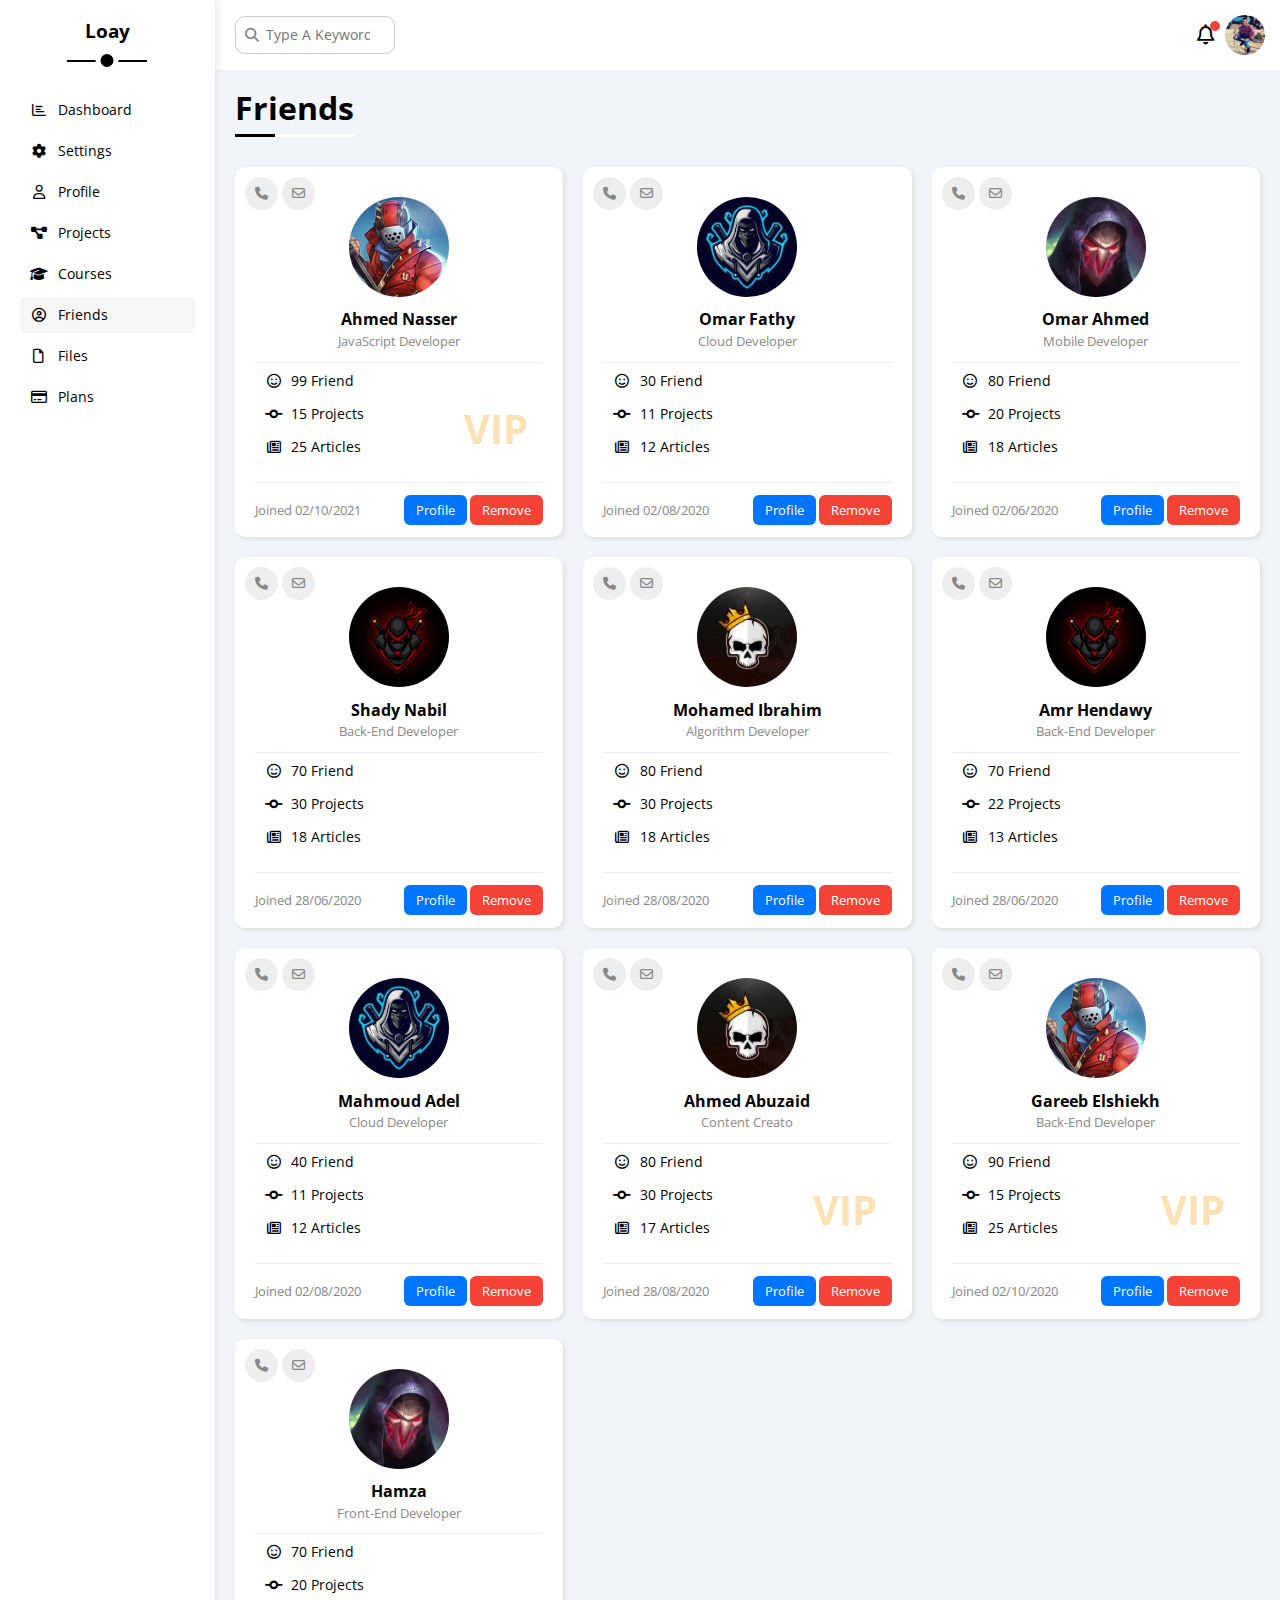
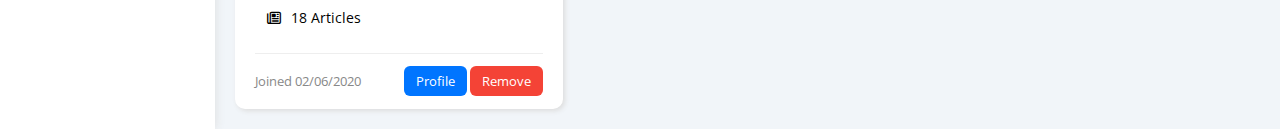
<file: friends.html>
<!DOCTYPE html>
<html lang="en">
  <head>
    <meta charset="UTF-8" />
    <meta name="viewport" content="width=device-width, initial-scale=1.0" />
    <title>Friends</title>
    <!-- Normalize CSS Features -->
    <link rel="stylesheet" href="CSS/normalize.css" />
    <!-- Font Awesome Library -->
    <link rel="stylesheet" href="CSS/all.min.css" />
    <!-- FavIcon -->
    <link rel="shortcut icon" href="Images/Favicon.jpg" type="image/x-icon" />
    <!-- My Framework CSS File -->
    <link rel="stylesheet" href="CSS/framework.css" />
    <!-- Main CSS File -->
    <link rel="stylesheet" href="CSS/main.css" />
    <!-- Google Fonts -->
    <link rel="preconnect" href="https://fonts.googleapis.com" />
    <link rel="preconnect" href="https://fonts.gstatic.com" crossorigin />
    <link
      href="https://fonts.googleapis.com/css2?family=Open+Sans:ital,wght@0,300;0,400;0,500;0,600;1,700;1,800&display=swap"
      rel="stylesheet"
    />
  </head>
  <body>
    <!-- Start Main Page -->
    <div class="page d-flex"> 

      <div class="sidebar bg-white p-20 p-relative">
        <h3 class="p-relative txt-c mt-0">Loay</h3>
        <ul>
          <li>
            <a
              class="d-flex align-center fs-14 c-black rad-6 p-10"
              href="index.html"
            >
              <i class="fa-regular fa-chart-bar fa-fw"></i>
              <span>Dashboard</span>
            </a>
          </li>

          <li>
            <a
              class="d-flex align-center fs-14 c-black rad-6 p-10"
              href="settings.html"
            >
              <i class="fa-solid fa-gear fa-fw"></i>
              <span>Settings</span>
            </a>
          </li>

          <li>
            <a
              class="d-flex align-center fs-14 c-black rad-6 p-10"
              href="profile.html"
            >
              <i class="fa-regular fa-user fa-fw"></i>
              <span>Profile</span>
            </a>
          </li>

          <li>
            <a
              class="d-flex align-center fs-14 c-black rad-6 p-10"
              href="projects.html"
            >
              <i class="fa-solid fa-diagram-project fa-fw"></i>
              <span>Projects</span>
            </a>
          </li>

          <li>
            <a
              class="d-flex align-center fs-14 c-black rad-6 p-10"
              href="courses.html"
            >
              <i class="fa-solid fa-graduation-cap fa-fw"></i>
              <span>Courses</span>
            </a>
          </li>

          <li>
            <a
              class="active d-flex align-center fs-14 c-black rad-6 p-10"
              href="friends.html"
            >
              <i class="fa-regular fa-circle-user fa-fw"></i>
              <span>Friends</span>
            </a>
          </li>

          <li>
            <a
              class="d-flex align-center fs-14 c-black rad-6 p-10"
              href="files.html"
            >
              <i class="fa-regular fa-file fa-fw"></i>
              <span>Files</span>
            </a>
          </li>

          <li>
            <a
              class="d-flex align-center fs-14 c-black rad-6 p-10"
              href="plans.html"
            >
              <i class="fa-regular fa-credit-card fa-fw"></i>
              <span>Plans</span>
            </a>
          </li>
        </ul>
      </div>

      <div class="content w-full">
        <!-- Start Head -->
        <div class="head bg-white p-15 between-flex">
          <div class="search p-relative">
            <input
              class="p-10"
              type="search"
              name="search"
              placeholder="Type A Keyword"
            />
          </div>
          <div class="icons d-flex align-center">
            <span class="notification p-relative"
              ><i class="fa-regular fa-bell fa-lg"></i
            ></span>
            <img src="Images/avatar.jpg" alt="" />
          </div>
        </div>
        <!-- End Head -->

        <h1 class="p-relative">Friends</h1>

        <!-- Start Friends Page -->
        <div class="friends-page d-grid m-20 gap-20">  

          <div class="friend shadow p-relative bg-white p-20 rad-10">
            <div class="contact">
                <i class="fa-solid fa-phone c-gray p-10 bg-eee rad-half fs-13"></i>
                <i class="fa-regular fa-envelope c-gray p-10 bg-eee rad-half fs-13"></i>
            </div>
            <div class="txt-c">
                <img class="rad-half my-10 w-100 h-100" src="Images/friend-01.jpg" alt="">
                <h4 class="m-0">Ahmed Nasser</h4>
                <p class="c-gray fs-13 mt-5 mb-0">JavaScript Developer</p>
            </div>
            <div class="icons p-relative fs-14">
                <div class="mb-10">
                    <i class="fa-regular fa-face-smile fa-fw"></i>
                    <span>99 Friend</span>
                </div>
                <div class="mb-10">
                    <i class="fa-solid fa-code-commit fa-fw"></i>
                    <span>15 Projects</span>
                </div>
                <div class="mb-10">
                    <i class="fa-regular fa-newspaper fa-fw"></i>
                    <span>25 Articles</span>
                </div>          
                <span class="vip fw-bold c-orange">VIP</span>     
            </div>
            <div class="info between-flex fs-13">
                <span class="c-gray">Joined 02/10/2021</span>
                <div>
                    <a class="btn-shape c-white bg-blue" href="profile.html">Profile</a>
                    <a class="btn-shape c-white bg-red" href="#">Remove</a>
                </div>
            </div>
          </div>

          
          <div class="friend shadow p-relative bg-white p-20 rad-10">
            <div class="contact">
                <i class="fa-solid fa-phone c-gray p-10 bg-eee rad-half fs-13"></i>
                <i class="fa-regular fa-envelope c-gray p-10 bg-eee rad-half fs-13"></i>
            </div>
            <div class="txt-c">
                <img class="rad-half my-10 w-100 h-100" src="Images/friend-02.jpg" alt="">
                <h4 class="m-0">Omar Fathy</h4>
                <p class="c-gray fs-13 mt-5 mb-0">Cloud Developer</p>
            </div>
            <div class="icons p-relative fs-14">
                <div class="mb-10">
                    <i class="fa-regular fa-face-smile fa-fw"></i>
                    <span>30 Friend</span>
                </div>
                <div class="mb-10">
                    <i class="fa-solid fa-code-commit fa-fw"></i>
                    <span>11 Projects</span>
                </div>
                <div class="mb-10">
                    <i class="fa-regular fa-newspaper fa-fw"></i>
                    <span>12 Articles</span>
                </div>               
            </div>
            <div class="info between-flex fs-13">
                <span class="c-gray">Joined 02/08/2020</span>
                <div>
                    <a class="btn-shape c-white bg-blue" href="profile.html">Profile</a>
                    <a class="btn-shape c-white bg-red" href="#">Remove</a>
                </div>
            </div>
          </div>

          
          <div class="friend shadow p-relative bg-white p-20 rad-10">
            <div class="contact">
                <i class="fa-solid fa-phone c-gray p-10 bg-eee rad-half fs-13"></i>
                <i class="fa-regular fa-envelope c-gray p-10 bg-eee rad-half fs-13"></i>
            </div>
            <div class="txt-c">
                <img class="rad-half my-10 w-100 h-100" src="Images/friend-03.jpg" alt="">
                <h4 class="m-0">Omar Ahmed</h4>
                <p class="c-gray fs-13 mt-5 mb-0">Mobile Developer</p>
            </div>
            <div class="icons p-relative fs-14">
                <div class="mb-10">
                    <i class="fa-regular fa-face-smile fa-fw"></i>
                    <span>80 Friend</span>
                </div>
                <div class="mb-10">
                    <i class="fa-solid fa-code-commit fa-fw"></i>
                    <span>20 Projects</span>
                </div>
                <div class="mb-10">
                    <i class="fa-regular fa-newspaper fa-fw"></i>
                    <span>18 Articles</span>
                </div>               
            </div>
            <div class="info between-flex fs-13">
                <span class="c-gray">Joined 02/06/2020</span>
                <div>
                    <a class="btn-shape c-white bg-blue" href="profile.html">Profile</a>
                    <a class="btn-shape c-white bg-red" href="#">Remove</a>
                </div>
            </div>
          </div>

          <div class="friend shadow p-relative bg-white p-20 rad-10">
            <div class="contact">
                <i class="fa-solid fa-phone c-gray p-10 bg-eee rad-half fs-13"></i>
                <i class="fa-regular fa-envelope c-gray p-10 bg-eee rad-half fs-13"></i>
            </div>
            <div class="txt-c">
                <img class="rad-half my-10 w-100 h-100" src="Images/friend-04.jpg" alt="">
                <h4 class="m-0">Shady Nabil</h4>
                <p class="c-gray fs-13 mt-5 mb-0">Back-End Developer</p>
            </div>
            <div class="icons p-relative fs-14">
                <div class="mb-10">
                    <i class="fa-regular fa-face-smile fa-fw"></i>
                    <span>70 Friend</span>
                </div>
                <div class="mb-10">
                    <i class="fa-solid fa-code-commit fa-fw"></i>
                    <span>30 Projects</span>
                </div>
                <div class="mb-10">
                    <i class="fa-regular fa-newspaper fa-fw"></i>
                    <span>18 Articles</span>
                </div>               
            </div>
            <div class="info between-flex fs-13">
                <span class="c-gray">Joined 28/06/2020</span>
                <div>
                    <a class="btn-shape c-white bg-blue" href="profile.html">Profile</a>
                    <a class="btn-shape c-white bg-red" href="#">Remove</a>
                </div>
            </div>
          </div>

          
          <div class="friend shadow p-relative bg-white p-20 rad-10">
            <div class="contact">
                <i class="fa-solid fa-phone c-gray p-10 bg-eee rad-half fs-13"></i>
                <i class="fa-regular fa-envelope c-gray p-10 bg-eee rad-half fs-13"></i>
            </div>
            <div class="txt-c">
                <img class="rad-half my-10 w-100 h-100" src="Images/friend-05.jpg" alt="">
                <h4 class="m-0">Mohamed Ibrahim</h4>
                <p class="c-gray fs-13 mt-5 mb-0">Algorithm Developer</p>
            </div>
            <div class="icons p-relative fs-14">
                <div class="mb-10">
                    <i class="fa-regular fa-face-smile fa-fw"></i>
                    <span>80 Friend</span>
                </div>
                <div class="mb-10">
                    <i class="fa-solid fa-code-commit fa-fw"></i>
                    <span>30 Projects</span>
                </div>
                <div class="mb-10">
                    <i class="fa-regular fa-newspaper fa-fw"></i>
                    <span>18 Articles</span>
                </div>               
            </div>
            <div class="info between-flex fs-13">
                <span class="c-gray">Joined 28/08/2020</span>
                <div>
                    <a class="btn-shape c-white bg-blue" href="profile.html">Profile</a>
                    <a class="btn-shape c-white bg-red" href="#">Remove</a>
                </div>
            </div>
          </div>

           
          <div class="friend shadow p-relative bg-white p-20 rad-10">
            <div class="contact">
                <i class="fa-solid fa-phone c-gray p-10 bg-eee rad-half fs-13"></i>
                <i class="fa-regular fa-envelope c-gray p-10 bg-eee rad-half fs-13"></i>
            </div>
            <div class="txt-c">
                <img class="rad-half my-10 w-100 h-100" src="Images/friend-04.jpg" alt="">
                <h4 class="m-0">Amr Hendawy</h4>
                <p class="c-gray fs-13 mt-5 mb-0">Back-End Developer</p>
            </div>
            <div class="icons p-relative fs-14">
                <div class="mb-10">
                    <i class="fa-regular fa-face-smile fa-fw"></i>
                    <span>70 Friend</span>
                </div>
                <div class="mb-10">
                    <i class="fa-solid fa-code-commit fa-fw"></i>
                    <span>22 Projects</span>
                </div>
                <div class="mb-10">
                    <i class="fa-regular fa-newspaper fa-fw"></i>
                    <span>13 Articles</span>
                </div>               
            </div>
            <div class="info between-flex fs-13">
                <span class="c-gray">Joined 28/06/2020</span>
                <div>
                    <a class="btn-shape c-white bg-blue" href="profile.html">Profile</a>
                    <a class="btn-shape c-white bg-red" href="#">Remove</a>
                </div>
            </div>
          </div>

          
          <div class="friend shadow p-relative bg-white p-20 rad-10">
            <div class="contact">
                <i class="fa-solid fa-phone c-gray p-10 bg-eee rad-half fs-13"></i>
                <i class="fa-regular fa-envelope c-gray p-10 bg-eee rad-half fs-13"></i>
            </div>
            <div class="txt-c">
                <img class="rad-half my-10 w-100 h-100" src="Images/friend-02.jpg" alt="">
                <h4 class="m-0">Mahmoud Adel</h4>
                <p class="c-gray fs-13 mt-5 mb-0">Cloud Developer</p>
            </div>
            <div class="icons p-relative fs-14">
                <div class="mb-10">
                    <i class="fa-regular fa-face-smile fa-fw"></i>
                    <span>40 Friend</span>
                </div>
                <div class="mb-10">
                    <i class="fa-solid fa-code-commit fa-fw"></i>
                    <span>11 Projects</span>
                </div>
                <div class="mb-10">
                    <i class="fa-regular fa-newspaper fa-fw"></i>
                    <span>12 Articles</span>
                </div>               
            </div>
            <div class="info between-flex fs-13">
                <span class="c-gray">Joined 02/08/2020</span>
                <div>
                    <a class="btn-shape c-white bg-blue" href="profile.html">Profile</a>
                    <a class="btn-shape c-white bg-red" href="#">Remove</a>
                </div>
            </div>
          </div>

          
          <div class="friend shadow p-relative bg-white p-20 rad-10">
            <div class="contact">
                <i class="fa-solid fa-phone c-gray p-10 bg-eee rad-half fs-13"></i>
                <i class="fa-regular fa-envelope c-gray p-10 bg-eee rad-half fs-13"></i>
            </div>
            <div class="txt-c">
                <img class="rad-half my-10 w-100 h-100" src="Images/friend-05.jpg" alt="">
                <h4 class="m-0">Ahmed Abuzaid</h4>
                <p class="c-gray fs-13 mt-5 mb-0">Content Creato</p>
            </div>
            <div class="icons p-relative fs-14">
                <div class="mb-10">
                    <i class="fa-regular fa-face-smile fa-fw"></i>
                    <span>80 Friend</span>
                </div>
                <div class="mb-10">
                    <i class="fa-solid fa-code-commit fa-fw"></i>
                    <span>30 Projects</span>
                </div>
                <div class="mb-10">
                    <i class="fa-regular fa-newspaper fa-fw"></i>
                    <span>17 Articles</span>
                </div>        
                <span class="vip fw-bold c-orange">VIP</span>      
            </div>
            <div class="info between-flex fs-13">
                <span class="c-gray">Joined 28/08/2020</span>
                <div>
                    <a class="btn-shape c-white bg-blue" href="profile.html">Profile</a>
                    <a class="btn-shape c-white bg-red" href="#">Remove</a>
                </div>
            </div>
          </div>
   
          <div class="friend shadow p-relative bg-white p-20 rad-10">
            <div class="contact">
                <i class="fa-solid fa-phone c-gray p-10 bg-eee rad-half fs-13"></i>
                <i class="fa-regular fa-envelope c-gray p-10 bg-eee rad-half fs-13"></i>
            </div>
            <div class="txt-c">
                <img class="rad-half my-10 w-100 h-100" src="Images/friend-01.jpg" alt="">
                <h4 class="m-0">Gareeb Elshiekh</h4>
                <p class="c-gray fs-13 mt-5 mb-0">Back-End Developer</p>
            </div>
            <div class="icons p-relative fs-14">
                <div class="mb-10">
                    <i class="fa-regular fa-face-smile fa-fw"></i>
                    <span>90 Friend</span>
                </div>
                <div class="mb-10">
                    <i class="fa-solid fa-code-commit fa-fw"></i>
                    <span>15 Projects</span>
                </div>
                <div class="mb-10">
                    <i class="fa-regular fa-newspaper fa-fw"></i>
                    <span>25 Articles</span>
                </div>        
                <span class="vip fw-bold c-orange">VIP</span>      
            </div>
            <div class="info between-flex fs-13">
                <span class="c-gray">Joined 02/10/2020</span>
                <div>
                    <a class="btn-shape c-white bg-blue" href="profile.html">Profile</a>
                    <a class="btn-shape c-white bg-red" href="#">Remove</a>
                </div>
            </div>
          </div>
     
          <div class="friend shadow p-relative bg-white p-20 rad-10">
            <div class="contact">
                <i class="fa-solid fa-phone c-gray p-10 bg-eee rad-half fs-13"></i>
                <i class="fa-regular fa-envelope c-gray p-10 bg-eee rad-half fs-13"></i>
            </div>
            <div class="txt-c">
                <img class="rad-half my-10 w-100 h-100" src="Images/friend-03.jpg" alt="">
                <h4 class="m-0">Hamza</h4>
                <p class="c-gray fs-13 mt-5 mb-0">Front-End Developer</p>
            </div>
            <div class="icons p-relative fs-14">
                <div class="mb-10">
                    <i class="fa-regular fa-face-smile fa-fw"></i>
                    <span>70 Friend</span>
                </div>
                <div class="mb-10">
                    <i class="fa-solid fa-code-commit fa-fw"></i>
                    <span>20 Projects</span>
                </div>
                <div class="mb-10">
                    <i class="fa-regular fa-newspaper fa-fw"></i>
                    <span>18 Articles</span>
                </div>             
            </div>
            <div class="info between-flex fs-13">
                <span class="c-gray">Joined 02/06/2020</span>
                <div>
                    <a class="btn-shape c-white bg-blue" href="profile.html">Profile</a>
                    <a class="btn-shape c-white bg-red" href="#">Remove</a>
                </div>
            </div>
          </div>


        </div>
        <!-- End Friends Page -->

    </div>
    <!-- End Main Page -->
  </body>
</html>
</file>
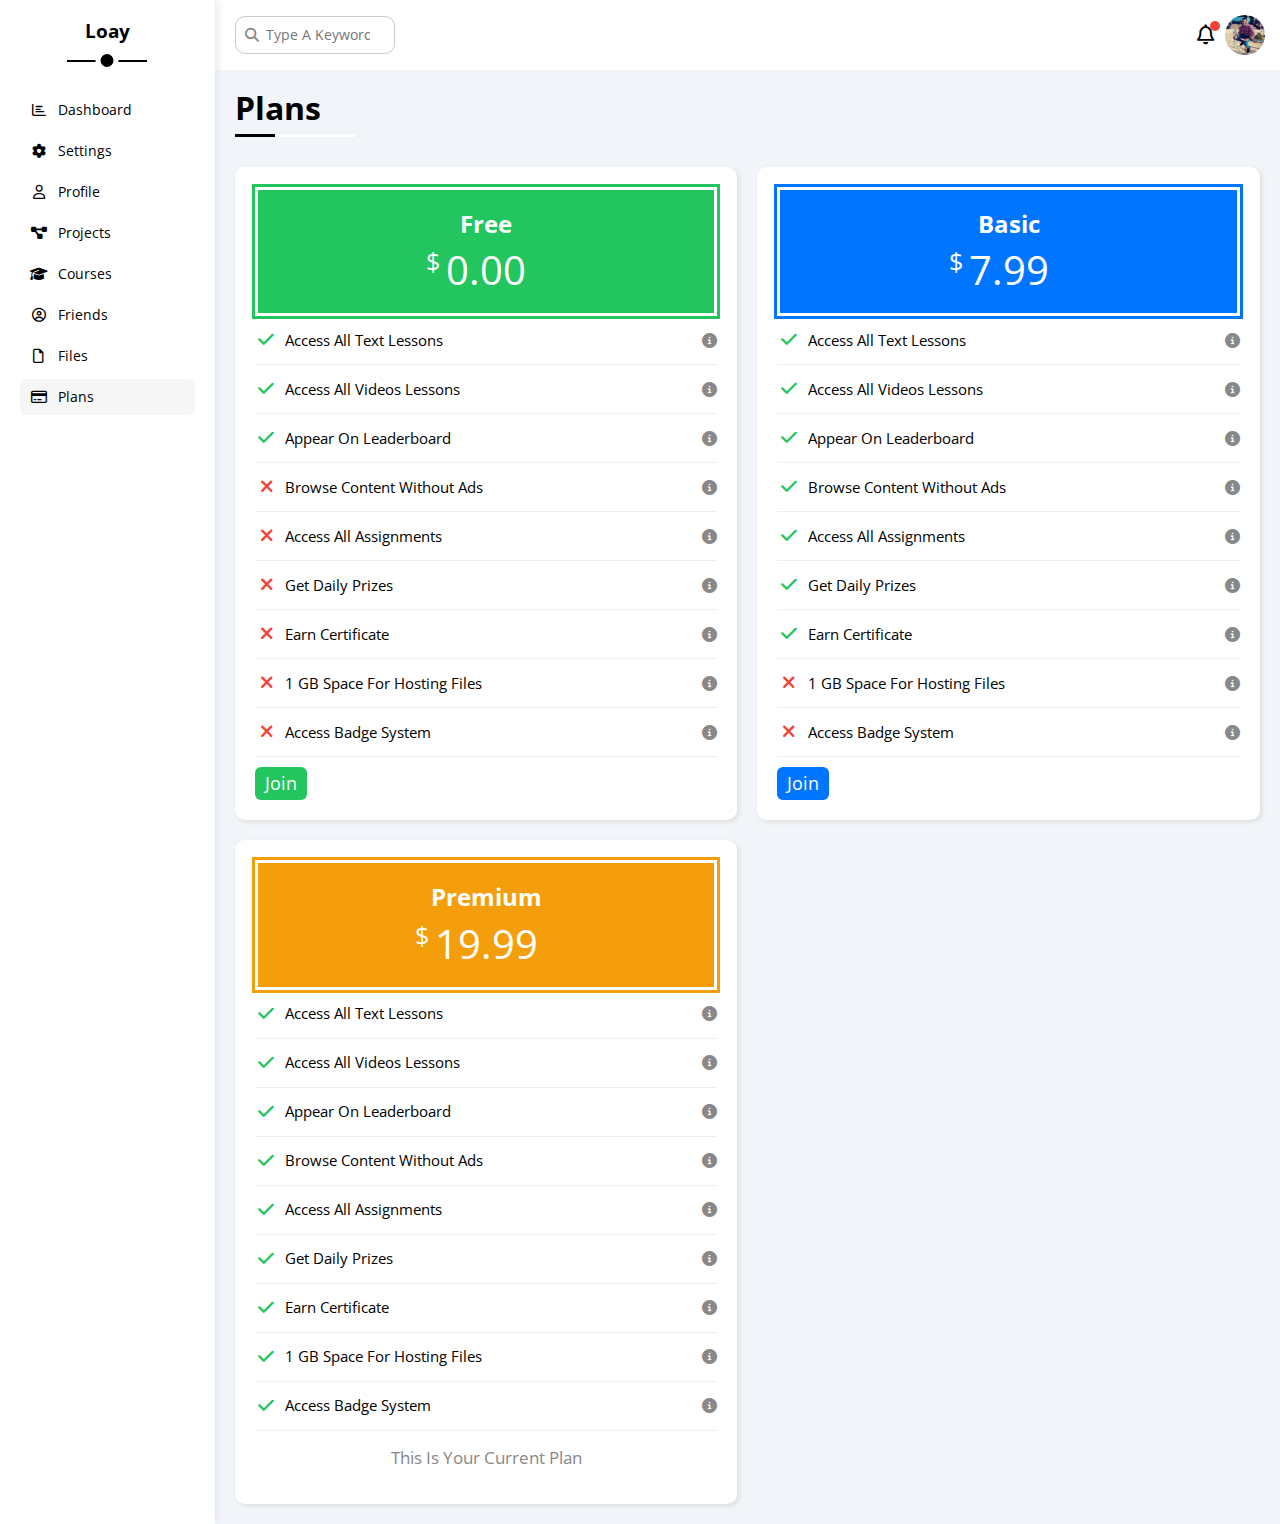
<file: plans.html>
<!DOCTYPE html>
<html lang="en">
  <head>
    <meta charset="UTF-8" />
    <meta name="viewport" content="width=device-width, initial-scale=1.0" />
    <title>Plans</title>
    <!-- Normalize CSS Features -->
    <link rel="stylesheet" href="CSS/normalize.css" />
    <!-- Font Awesome Library -->
    <link rel="stylesheet" href="CSS/all.min.css" />
    <!-- FavIcon -->
    <link rel="shortcut icon" href="Images/Favicon.jpg" type="image/x-icon" />
    <!-- My Framework CSS File -->
    <link rel="stylesheet" href="CSS/framework.css" />
    <!-- Main CSS File -->
    <link rel="stylesheet" href="CSS/main.css" />
    <!-- Google Fonts -->
    <link rel="preconnect" href="https://fonts.googleapis.com" />
    <link rel="preconnect" href="https://fonts.gstatic.com" crossorigin />
    <link
      href="https://fonts.googleapis.com/css2?family=Open+Sans:ital,wght@0,300;0,400;0,500;0,600;1,700;1,800&display=swap"
      rel="stylesheet"
    />
  </head>
  <body>
    <!-- Start Main Page -->
    <div class="page d-flex"> 

      <div class="sidebar bg-white p-20 p-relative">
        <h3 class="p-relative txt-c mt-0">Loay</h3>
        <ul>
          <li>
            <a
              class="d-flex align-center fs-14 c-black rad-6 p-10"
              href="index.html"
            >
              <i class="fa-regular fa-chart-bar fa-fw"></i>
              <span>Dashboard</span>
            </a>
          </li>

          <li>
            <a
              class="d-flex align-center fs-14 c-black rad-6 p-10"
              href="settings.html"
            >
              <i class="fa-solid fa-gear fa-fw"></i>
              <span>Settings</span>
            </a>
          </li>

          <li>
            <a
              class="d-flex align-center fs-14 c-black rad-6 p-10"
              href="profile.html"
            >
              <i class="fa-regular fa-user fa-fw"></i>
              <span>Profile</span>
            </a>
          </li>

          <li>
            <a
              class="d-flex align-center fs-14 c-black rad-6 p-10"
              href="projects.html"
            >
              <i class="fa-solid fa-diagram-project fa-fw"></i>
              <span>Projects</span>
            </a>
          </li>

          <li>
            <a
              class="d-flex align-center fs-14 c-black rad-6 p-10"
              href="courses.html"
            >
              <i class="fa-solid fa-graduation-cap fa-fw"></i>
              <span>Courses</span>
            </a>
          </li>

          <li>
            <a
              class="d-flex align-center fs-14 c-black rad-6 p-10"
              href="friends.html"
            >
              <i class="fa-regular fa-circle-user fa-fw"></i>
              <span>Friends</span>
            </a>
          </li>

          <li>
            <a
              class="d-flex align-center fs-14 c-black rad-6 p-10"
              href="files.html"
            >
              <i class="fa-regular fa-file fa-fw"></i>
              <span>Files</span>
            </a>
          </li>

          <li>
            <a
              class="active d-flex align-center fs-14 c-black rad-6 p-10"
              href="plans.html"
            >
              <i class="fa-regular fa-credit-card fa-fw"></i>
              <span>Plans</span>
            </a>
          </li>
        </ul>
      </div>

      <div class="content w-full">

        <!-- Start Head -->
        <div class="head bg-white p-15 between-flex">
          <div class="search p-relative">
            <input
              class="p-10"
              type="search"
              name="search"
              placeholder="Type A Keyword"
            />
          </div>
          <div class="icons d-flex align-center">
            <span class="notification p-relative"
              ><i class="fa-regular fa-bell fa-lg"></i
            ></span>
            <img src="Images/avatar.jpg" alt="" />
          </div>
        </div>
        <!-- End Head -->

        <h1 class="p-relative">Plans</h1>

        <!-- Start Plans Page -->
        <div class="plans-page d-grid m-20 gap-20">

            <div class="plan shadow p-relative bg-white p-20 rad-10 green">
                <div class="top bg-green txt-c p-20">
                    <h2 class="m-0 mb-10 c-white">Free</h2>
                    <div class="price c-white"><span>$</span>0.00</div>
                </div>
                <ul class="m-0">

                    <li>
                        <i class="fa-solid fa-check fa-fw yes"></i>
                        <span>Access All Text Lessons</span>
                        <i class="fa-solid fa-circle-info help"></i>
                    </li>
                    
                    <li>
                        <i class="fa-solid fa-check fa-fw yes"></i>
                        <span>Access All Videos Lessons</span>
                        <i class="fa-solid fa-circle-info help"></i>
                    </li>
                   
                    <li>
                        <i class="fa-solid fa-check fa-fw yes"></i>
                        <span>Appear On Leaderboard</span>
                        <i class="fa-solid fa-circle-info help"></i>
                    </li>

                    <li>
                        <i class="fa-solid fa-xmark fa-fw"></i>
                        <span>Browse Content Without Ads</span>
                        <i class="fa-solid fa-circle-info help"></i>
                    </li>

                    <li>
                        <i class="fa-solid fa-xmark fa-fw"></i>
                        <span>Access All Assignments</span>
                        <i class="fa-solid fa-circle-info help"></i>
                    </li>
                    
                    <li>
                        <i class="fa-solid fa-xmark fa-fw"></i>
                        <span>Get Daily Prizes</span>
                        <i class="fa-solid fa-circle-info help"></i>
                    </li>
                    
                    <li>
                        <i class="fa-solid fa-xmark fa-fw"></i>
                        <span>Earn Certificate</span>
                        <i class="fa-solid fa-circle-info help"></i>
                    </li>

                    <li>
                        <i class="fa-solid fa-xmark fa-fw"></i>
                        <span>1 GB Space For Hosting Files</span>
                        <i class="fa-solid fa-circle-info help"></i>
                    </li>

                    <li>
                        <i class="fa-solid fa-xmark fa-fw"></i>
                        <span>Access Badge System</span>
                        <i class="fa-solid fa-circle-info help"></i>
                    </li>

                </ul>

                <a class="bg-green c-white d-block w-fit mt-10 rad-6" href="#">Join</a>
            </div>

            <div class="plan shadow p-relative bg-white p-20 rad-10 blue">
                <div class="top bg-blue txt-c p-20">
                    <h2 class="m-0 mb-10 c-white">Basic</h2>
                    <div class="price c-white"><span>$</span>7.99</div>
                </div>
                <ul class="m-0">

                    <li>
                        <i class="fa-solid fa-check fa-fw yes"></i>
                        <span>Access All Text Lessons</span>
                        <i class="fa-solid fa-circle-info help"></i>
                    </li>
                    
                    <li>
                        <i class="fa-solid fa-check fa-fw yes"></i>
                        <span>Access All Videos Lessons</span>
                        <i class="fa-solid fa-circle-info help"></i>
                    </li>
                   
                    <li>
                        <i class="fa-solid fa-check fa-fw yes"></i>
                        <span>Appear On Leaderboard</span>
                        <i class="fa-solid fa-circle-info help"></i>
                    </li>

                    <li>
                        <i class="fa-solid fa-check fa-fw yes"></i>
                        <span>Browse Content Without Ads</span>
                        <i class="fa-solid fa-circle-info help"></i>
                    </li>

                    <li>
                        <i class="fa-solid fa-check fa-fw yes"></i>
                        <span>Access All Assignments</span>
                        <i class="fa-solid fa-circle-info help"></i>
                    </li>
                    
                    <li>
                        <i class="fa-solid fa-check fa-fw yes"></i>
                        <span>Get Daily Prizes</span>
                        <i class="fa-solid fa-circle-info help"></i>
                    </li>
                    
                    <li>
                        <i class="fa-solid fa-check fa-fw yes"></i>
                        <span>Earn Certificate</span>
                        <i class="fa-solid fa-circle-info help"></i>
                    </li>

                    <li>
                        <i class="fa-solid fa-xmark fa-fw"></i>
                        <span>1 GB Space For Hosting Files</span>
                        <i class="fa-solid fa-circle-info help"></i>
                    </li>

                    <li>
                        <i class="fa-solid fa-xmark fa-fw"></i>
                        <span>Access Badge System</span>
                        <i class="fa-solid fa-circle-info help"></i>
                    </li>

                </ul>

                <a class="bg-blue c-white d-block w-fit mt-10 rad-6" href="#">Join</a>
            </div>

            <div class="plan shadow p-relative bg-white p-20 rad-10 orange">
                <div class="top bg-orange txt-c p-20">
                    <h2 class="m-0 mb-10 c-white">Premium</h2>
                    <div class="price c-white"><span>$</span>19.99</div>
                </div>
                <ul class="m-0">

                    <li>
                        <i class="fa-solid fa-check fa-fw yes"></i>
                        <span>Access All Text Lessons</span>
                        <i class="fa-solid fa-circle-info help"></i>
                    </li>
                    
                    <li>
                        <i class="fa-solid fa-check fa-fw yes"></i>
                        <span>Access All Videos Lessons</span>
                        <i class="fa-solid fa-circle-info help"></i>
                    </li>
                   
                    <li>
                        <i class="fa-solid fa-check fa-fw yes"></i>
                        <span>Appear On Leaderboard</span>
                        <i class="fa-solid fa-circle-info help"></i>
                    </li>

                    <li>
                        <i class="fa-solid fa-check fa-fw yes"></i>
                        <span>Browse Content Without Ads</span>
                        <i class="fa-solid fa-circle-info help"></i>
                    </li>

                    <li>
                        <i class="fa-solid fa-check fa-fw yes"></i>
                        <span>Access All Assignments</span>
                        <i class="fa-solid fa-circle-info help"></i>
                    </li>
                    
                    <li>
                        <i class="fa-solid fa-check fa-fw yes"></i>
                        <span>Get Daily Prizes</span>
                        <i class="fa-solid fa-circle-info help"></i>
                    </li>
                    
                    <li>
                        <i class="fa-solid fa-check fa-fw yes"></i>
                        <span>Earn Certificate</span>
                        <i class="fa-solid fa-circle-info help"></i>
                    </li>

                    <li>
                        <i class="fa-solid fa-check fa-fw yes"></i>
                        <span>1 GB Space For Hosting Files</span>
                        <i class="fa-solid fa-circle-info help"></i>
                    </li>

                    <li>
                        <i class="fa-solid fa-check fa-fw yes"></i>
                        <span>Access Badge System</span>
                        <i class="fa-solid fa-circle-info help"></i>
                    </li>

                </ul>

                <p class="txt-c c-gray  fs-17">This Is Your Current Plan</p>
            </div>


        </div>
        <!-- End Plans Page -->

    </div>
    <!-- End Main Page -->
  </body>
</html>
</file>
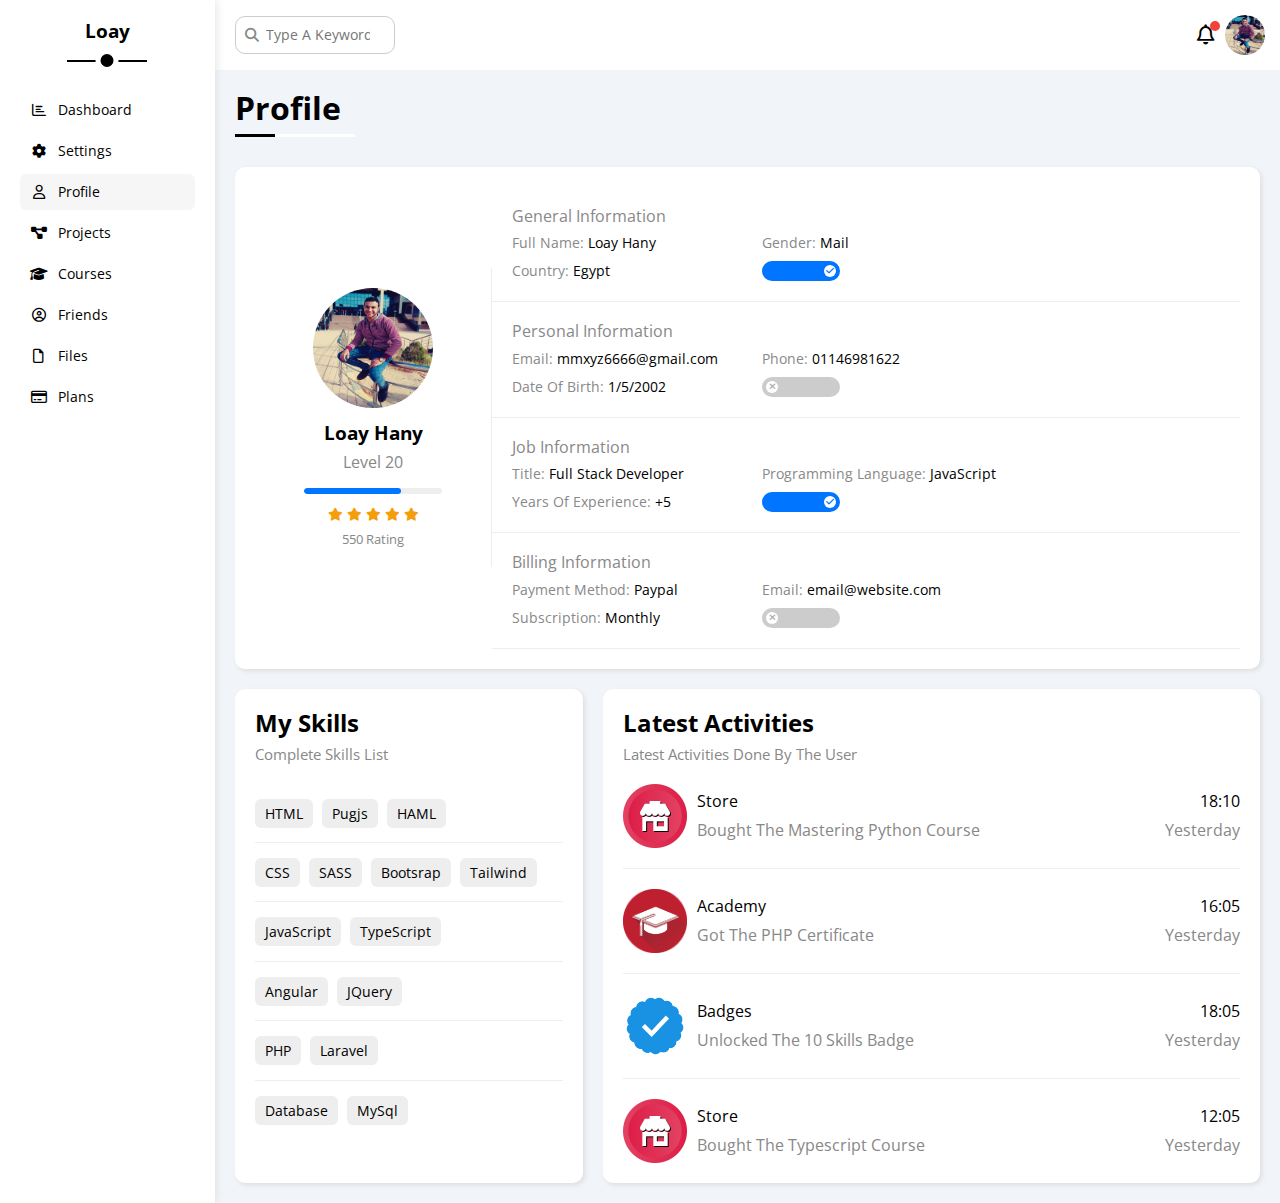
<file: profile.html>
<!DOCTYPE html>
<html lang="en">
  <head>
    <meta charset="UTF-8" />
    <meta name="viewport" content="width=device-width, initial-scale=1.0" />
    <title>Profile</title>
    <!-- Normalize CSS Features -->
    <link rel="stylesheet" href="CSS/normalize.css" />
    <!-- Font Awesome Library -->
    <link rel="stylesheet" href="CSS/all.min.css" />
    <!-- FavIcon -->
    <link rel="shortcut icon" href="Images/Favicon.jpg" type="image/x-icon" />
    <!-- My Framework CSS File -->
    <link rel="stylesheet" href="CSS/framework.css" />
    <!-- Main CSS File -->
    <link rel="stylesheet" href="CSS/main.css" />
    <!-- Google Fonts -->
    <link rel="preconnect" href="https://fonts.googleapis.com" />
    <link rel="preconnect" href="https://fonts.gstatic.com" crossorigin />
    <link
      href="https://fonts.googleapis.com/css2?family=Open+Sans:ital,wght@0,300;0,400;0,500;0,600;1,700;1,800&display=swap"
      rel="stylesheet"
    />
  </head>
  <body>
    <!-- Start Main Page -->
    <div class="page d-flex">

      <div class="sidebar bg-white p-20 p-relative"> 
        <h3 class="p-relative txt-c mt-0">Loay</h3>
        <ul>
          <li>
            <a class="d-flex align-center fs-14 c-black rad-6 p-10" href="index.html">
              <i class="fa-regular fa-chart-bar fa-fw"></i>
              <span>Dashboard</span>
            </a>
          </li>

          <li>
            <a class="d-flex align-center fs-14 c-black rad-6 p-10" href="settings.html">
              <i class="fa-solid fa-gear fa-fw"></i>
              <span>Settings</span>
            </a>
          </li>

          <li>
            <a class="active d-flex align-center fs-14 c-black rad-6 p-10" href="profile.html">
              <i class="fa-regular fa-user fa-fw"></i>
              <span>Profile</span>
            </a>
          </li>

          <li>
            <a class="d-flex align-center fs-14 c-black rad-6 p-10" href="projects.html">
              <i class="fa-solid fa-diagram-project fa-fw"></i>
              <span>Projects</span>
            </a>
          </li>

          <li>
            <a class="d-flex align-center fs-14 c-black rad-6 p-10" href="courses.html">
              <i class="fa-solid fa-graduation-cap fa-fw"></i>
              <span>Courses</span>
            </a>
          </li>

          <li>
            <a class="d-flex align-center fs-14 c-black rad-6 p-10" href="friends.html">
              <i class="fa-regular fa-circle-user fa-fw"></i>
              <span>Friends</span>
            </a>
          </li>

          <li>
            <a class="d-flex align-center fs-14 c-black rad-6 p-10" href="files.html">
              <i class="fa-regular fa-file fa-fw"></i>
              <span>Files</span>
            </a>
          </li>

          <li>
            <a class="d-flex align-center fs-14 c-black rad-6 p-10" href="plans.html">
              <i class="fa-regular fa-credit-card fa-fw"></i>
              <span>Plans</span>
            </a>
          </li>
        </ul>
      </div>

      <div class="content w-full">

            <!-- Start Head -->
            <div class="head bg-white p-15 between-flex">
              <div class="search p-relative">
                <input class="p-10" type="search" name="search" placeholder="Type A Keyword"/>
              </div>
              <div class="icons d-flex align-center">
                <span class="notification p-relative"><i class="fa-regular fa-bell fa-lg"></i></span>
                <img src="Images/avatar.jpg" alt=""/>
              </div>
            </div>
            <!-- End Head -->
  
            <h1 class="p-relative">Profile</h1>
            <!-- Start Profile Page -->
            <div class="profile-page m-20">

                <!-- Start Box-Info Widget -->
                <div class="overview shadow bg-white rad-10 p-20 d-flex align-center">
                    <div class="avatar-box txt-c p-20">
                        <img class="mb-10 rad-half" src="Images/avatar.jpg" alt="">
                        <h3 class="m-0">Loay Hany</h3>
                        <p class="c-gray mt-10">Level 20</p>
                        <div class="level rad-6 bg-eee p-relative">
                            <span style="width: 70%" class="bg-blue rad-6"></span>
                        </div>
                        <div class="rating my-10">
                            <i class="fa-solid fa-star c-orange fs-13"></i>
                            <i class="fa-solid fa-star c-orange fs-13"></i>
                            <i class="fa-solid fa-star c-orange fs-13"></i>
                            <i class="fa-solid fa-star c-orange fs-13"></i>
                            <i class="fa-solid fa-star c-orange fs-13"></i>
                        </div>
                        <p class="c-gray m-0 fs-13">550 Rating</p>
                    </div>
                    <div class="info-box w-full txt-c-mobile">
                        
                        <div class="box p-20 d-flex align-center">
                            <h4 class="c-gray fw-normal m-0 w-full">General Information</h4>
                            <div class="fs-14">
                                <span class="c-gray">Full Name: </span>
                                <span>Loay Hany</span>
                            </div>
                            <div class="fs-14">
                                <span class="c-gray">Gender: </span>
                                <span>Mail</span>
                            </div>
                            <div class="fs-14">
                                <span class="c-gray">Country: </span>
                                <span>Egypt</span>
                            </div>
                            <div class="fs-14">
                               <label>
                                 <input class="toggle-checkbox" type="checkbox" checked>
                                 <div class="toggle-switch"></div>
                                </label>
                            </div>
                        </div>

                        <div class="box p-20 d-flex align-center">
                            <h4 class="c-gray fw-normal m-0 w-full">Personal Information</h4>
                            <div class="fs-14">
                                <span class="c-gray">Email: </span>
                                <span>mmxyz6666@gmail.com</span>
                            </div>
                            <div class="fs-14">
                                <span class="c-gray">Phone: </span>
                                <span>01146981622</span>
                            </div>
                            <div class="fs-14">
                                <span class="c-gray">Date Of Birth: </span>
                                <span>1/5/2002</span>
                            </div>
                            <div class="fs-14">
                               <label>
                                 <input class="toggle-checkbox" type="checkbox">
                                 <div class="toggle-switch"></div>
                                </label>
                            </div>
                        </div>
                        
                        <div class="box p-20 d-flex align-center">
                            <h4 class="c-gray fw-normal m-0 w-full">Job Information</h4>
                            <div class="fs-14">
                                <span class="c-gray">Title: </span>
                                <span>Full Stack Developer</span>
                            </div>
                            <div class="fs-14">
                                <span class="c-gray">Programming Language: </span>
                                <span>JavaScript</span>
                            </div>
                            <div class="fs-14">
                                <span class="c-gray">Years Of Experience: </span>
                                <span>+5</span>
                            </div>
                            <div class="fs-14">
                               <label>
                                 <input class="toggle-checkbox" type="checkbox" checked>
                                 <div class="toggle-switch"></div>
                                </label>
                            </div>
                        </div>

                        <div class="box p-20 d-flex align-center">
                            <h4 class="c-gray fw-normal m-0 w-full">Billing Information</h4>
                            <div class="fs-14">
                                <span class="c-gray">Payment Method: </span>
                                <span>Paypal</span>
                            </div>
                            <div class="fs-14">
                                <span class="c-gray">Email: </span>
                                <span>email@website.com</span>
                            </div>
                            <div class="fs-14">
                                <span class="c-gray">Subscription: </span>
                                <span>Monthly</span>
                            </div>
                            <div class="fs-14">
                               <label>
                                 <input class="toggle-checkbox" type="checkbox">
                                 <div class="toggle-switch"></div>
                                </label>
                            </div>
                        </div>
                                                
                    </div>
                </div>
                <!-- End Box-Info Widget -->

                <!-- Start My Skills Widget & Activites -->
                <div class="other-data d-flex gap-20 mt-20">

                    <div class="skills-card shadow bg-white rad-10 p-20">
                        <h2 class="mt-0 mb-10">My Skills</h2>
                        <p class="mt-0 mb-20 c-gray fs-15">Complete Skills List</p>
                        <ul class="m-0 txt-c-mobile">
                            <li class="py-20">
                                <span class="btn-alt-shape bg-eee fs-14 mr-5">HTML</span>
                                <span class="btn-alt-shape bg-eee fs-14 mr-5">Pugjs</span>
                                <span class="btn-alt-shape bg-eee fs-14 mr-5">HAML</span>
                            </li>
                            <li class="py-20">
                                <span class="btn-alt-shape bg-eee fs-14 mr-5">CSS</span>
                                <span class="btn-alt-shape bg-eee fs-14 mr-5">SASS</span>
                                <span class="btn-alt-shape bg-eee fs-14 mr-5">Bootsrap</span>
                                <span class="btn-alt-shape bg-eee fs-14 mr-5">Tailwind</span>
                            </li>
                            <li class="py-20">
                                <span class="btn-alt-shape bg-eee fs-14 mr-5">JavaScript</span>
                                <span class="btn-alt-shape bg-eee fs-14 mr-5">TypeScript</span>
                            </li>
                            <li class="py-20">
                                <span class="btn-alt-shape bg-eee fs-14 mr-5">Angular</span>
                                <span class="btn-alt-shape bg-eee fs-14 mr-5">JQuery</span>
                            </li>
                            <li class="py-20">
                                <span class="btn-alt-shape bg-eee fs-14 mr-5">PHP</span>
                                <span class="btn-alt-shape bg-eee fs-14 mr-5">Laravel</span>
                            </li>
                            <li class="py-20">
                                <span class="btn-alt-shape bg-eee fs-14 mr-5">Database</span>
                                <span class="btn-alt-shape bg-eee fs-14 mr-5">MySql</span>
                            </li>
                        </ul>
                    </div>
                   
                    <div class="activites shadow bg-white rad-10 p-20">
                        <h2 class="mt-0 mb-10">Latest Activities</h2>
                        <p class="mt-0 mb-20 c-gray fs-15">Latest Activities Done By The User</p>

                        <div class="activity d-flex align-center txt-c-mobile">
                            <img src="Images/activity-01.png" alt="">
                            <div class="info">
                                <span class="d-block mb-10">Store</span>
                                <span class="c-gray">Bought The Mastering Python Course</span>
                            </div>
                            <div class="date">
                                <span class="d-block mb-10">18:10</span>
                                <span class="c-gray">Yesterday</span>
                            </div>
                        </div>

                        <div class="activity d-flex align-center txt-c-mobile">
                            <img src="Images/activity-02.png" alt="">
                            <div class="info">
                                <span class="d-block mb-10">Academy</span>
                                <span class="c-gray">Got The PHP Certificate</span>
                            </div>
                            <div class="date">
                                <span class="d-block mb-10">16:05</span>
                                <span class="c-gray">Yesterday</span>
                            </div>
                        </div>

                        <div class="activity d-flex align-center txt-c-mobile">
                            <img src="Images/activity-03.png" alt="">
                            <div class="info">
                                <span class="d-block mb-10">Badges</span>
                                <span class="c-gray">Unlocked The 10 Skills Badge</span>
                            </div>
                            <div class="date">
                                <span class="d-block mb-10">18:05</span>
                                <span class="c-gray">Yesterday</span>
                            </div>
                        </div>

                        <div class="activity d-flex align-center txt-c-mobile">
                            <img src="Images/activity-01.png" alt="">
                            <div class="info">
                                <span class="d-block mb-10">Store</span>
                                <span class="c-gray">Bought The Typescript Course</span>
                            </div>
                            <div class="date">
                                <span class="d-block mb-10">12:05</span>
                                <span class="c-gray">Yesterday</span>
                            </div>
                        </div>

                    </div>

                </div>
                <!-- End My Skills Widget & Activites -->


            </div>
            <!-- End Profile Page -->

        </div>


    </div>
    <!-- End Main Page -->

  </body>
</html>
</file>
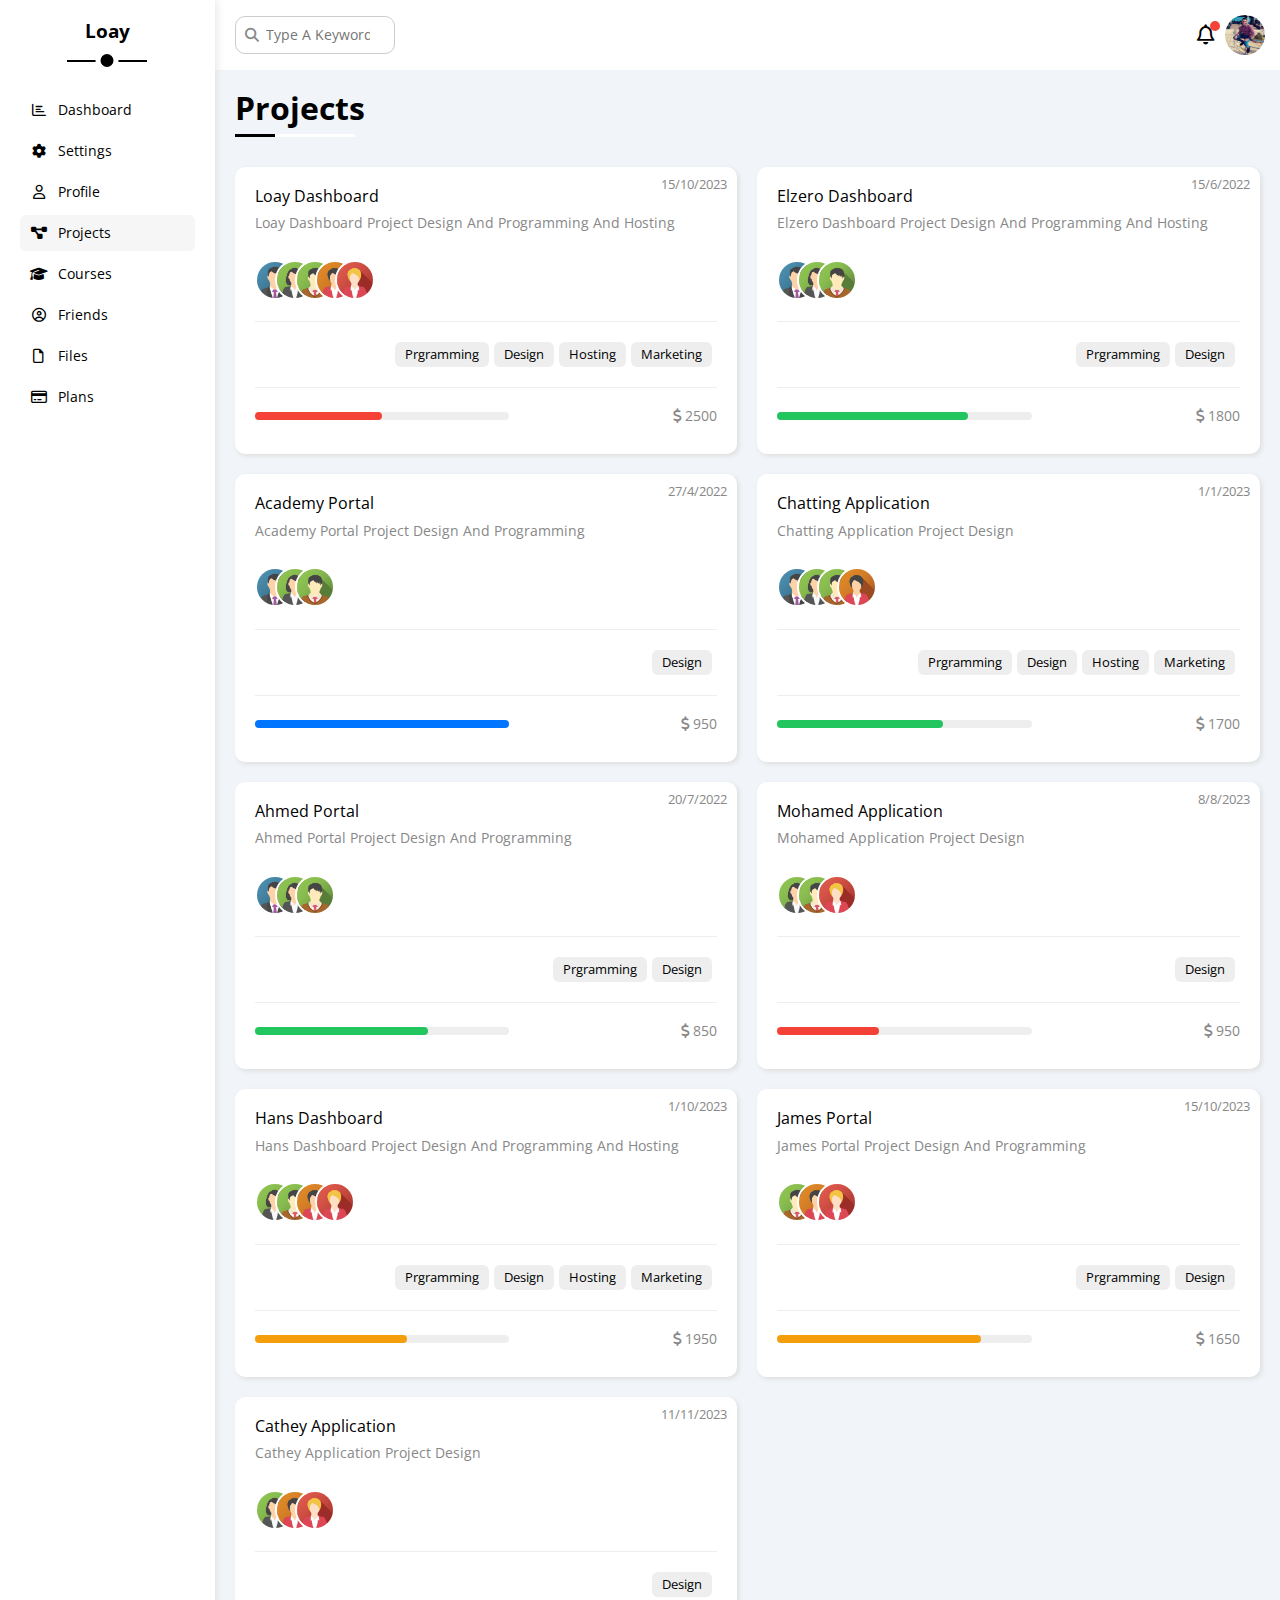
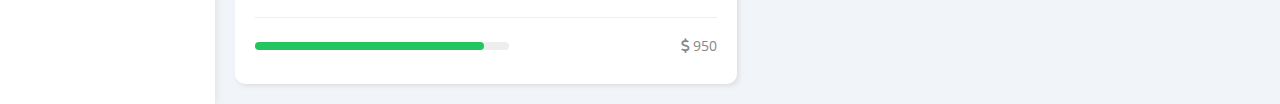
<file: projects.html>
<!DOCTYPE html>
<html lang="en">
  <head>
    <meta charset="UTF-8" />
    <meta name="viewport" content="width=device-width, initial-scale=1.0" />
    <title>Projects</title>
    <!-- Normalize CSS Features -->
    <link rel="stylesheet" href="CSS/normalize.css" />
    <!-- Font Awesome Library -->
    <link rel="stylesheet" href="CSS/all.min.css" />
    <!-- FavIcon -->
    <link rel="shortcut icon" href="Images/Favicon.jpg" type="image/x-icon" />
    <!-- My Framework CSS File -->
    <link rel="stylesheet" href="CSS/framework.css" />
    <!-- Main CSS File -->
    <link rel="stylesheet" href="CSS/main.css" />
    <!-- Google Fonts -->
    <link rel="preconnect" href="https://fonts.googleapis.com" />
    <link rel="preconnect" href="https://fonts.gstatic.com" crossorigin />
    <link
      href="https://fonts.googleapis.com/css2?family=Open+Sans:ital,wght@0,300;0,400;0,500;0,600;1,700;1,800&display=swap"
      rel="stylesheet"
    />
  </head>
  <body>
    <!-- Start Main Page -->
    <div class="page d-flex">

      <div class="sidebar bg-white p-20 p-relative"> 
        <h3 class="p-relative txt-c mt-0">Loay</h3>
        <ul>
          <li>
            <a class="d-flex align-center fs-14 c-black rad-6 p-10" href="index.html">
              <i class="fa-regular fa-chart-bar fa-fw"></i>
              <span>Dashboard</span>
            </a>
          </li>

          <li>
            <a class="d-flex align-center fs-14 c-black rad-6 p-10" href="settings.html">
              <i class="fa-solid fa-gear fa-fw"></i>
              <span>Settings</span>
            </a>
          </li>

          <li>
            <a class="d-flex align-center fs-14 c-black rad-6 p-10" href="profile.html">
              <i class="fa-regular fa-user fa-fw"></i>
              <span>Profile</span>
            </a>
          </li>

          <li>
            <a class="active d-flex align-center fs-14 c-black rad-6 p-10" href="projects.html">
              <i class="fa-solid fa-diagram-project fa-fw"></i>
              <span>Projects</span>
            </a>
          </li>

          <li>
            <a class="d-flex align-center fs-14 c-black rad-6 p-10" href="courses.html">
              <i class="fa-solid fa-graduation-cap fa-fw"></i>
              <span>Courses</span>
            </a>
          </li>

          <li>
            <a class="d-flex align-center fs-14 c-black rad-6 p-10" href="friends.html">
              <i class="fa-regular fa-circle-user fa-fw"></i>
              <span>Friends</span>
            </a>
          </li>

          <li>
            <a class="d-flex align-center fs-14 c-black rad-6 p-10" href="files.html">
              <i class="fa-regular fa-file fa-fw"></i>
              <span>Files</span>
            </a>
          </li>

          <li>
            <a class="d-flex align-center fs-14 c-black rad-6 p-10" href="plans.html">
              <i class="fa-regular fa-credit-card fa-fw"></i>
              <span>Plans</span>
            </a>
          </li>
        </ul>
      </div>

      <div class="content w-full">

            <!-- Start Head -->
            <div class="head bg-white p-15 between-flex">
              <div class="search p-relative">
                <input class="p-10" type="search" name="search" placeholder="Type A Keyword"/>
              </div>
              <div class="icons d-flex align-center">
                <span class="notification p-relative"><i class="fa-regular fa-bell fa-lg"></i></span>
                <img src="Images/avatar.jpg" alt=""/>
              </div>
            </div>
            <!-- End Head -->
  
            <h1 class="p-relative">Projects</h1>
            <!-- Start Projects Page -->
            <div class="projects-page m-20 d-grid gap-20">

                <div class="project shadow p-relative bg-white rad-10 p-20">
                    <span class="date fs-13 c-gray">15/10/2023</span>
                    <h4 class="m-0 fw-normal">Loay Dashboard</h4>
                    <p class="c-gray my-10 fs-14">Loay Dashboard Project Design And Programming And Hosting</p>
                    <div class="team p-relative d-flex align-center">
                        <a href="#"><img class="rad-half" src="Images/team-01.png" alt=""></a>
                        <a href="#"><img class="rad-half" src="Images/team-02.png" alt=""></a>
                        <a href="#"><img class="rad-half" src="Images/team-03.png" alt=""></a>
                        <a href="#"><img class="rad-half" src="Images/team-04.png" alt=""></a>
                        <a href="#"><img class="rad-half" src="Images/team-05.png" alt=""></a>
                    </div>
                    <div class="techs d-flex py-20">
                        <span class="btn-alt-shape bg-eee fs-13 mr-5">Prgramming</span>
                        <span class="btn-alt-shape bg-eee fs-13 mr-5">Design</span>
                        <span class="btn-alt-shape bg-eee fs-13 mr-5">Hosting</span>
                        <span class="btn-alt-shape bg-eee fs-13 mr-5">Marketing</span>
                    </div>
                    <div class="info between-flex my-10 pt-10">
                        <div class="progress bg-eee rad-10">
                            <span class="bg-red rad-10" style="width: 50%"></span>
                        </div>
                        <div class="price fs-14 c-gray">
                            <i class="fa-solid fa-dollar-sign"></i>
                            2500
                        </div>
                    </div>
                </div>

                <div class="project shadow p-relative bg-white rad-10 p-20">
                    <span class="date fs-13 c-gray">15/6/2022</span>
                    <h4 class="m-0 fw-normal">Elzero Dashboard</h4>
                    <p class="c-gray my-10 fs-14">Elzero Dashboard Project Design And Programming And Hosting</p>
                    <div class="team p-relative d-flex align-center">
                        <a href="#"><img class="rad-half" src="Images/team-01.png" alt=""></a>
                        <a href="#"><img class="rad-half" src="Images/team-02.png" alt=""></a>
                        <a href="#"><img class="rad-half" src="Images/team-03.png" alt=""></a>
                    </div>
                    <div class="techs d-flex py-20">
                        <span class="btn-alt-shape bg-eee fs-13 mr-5">Prgramming</span>
                        <span class="btn-alt-shape bg-eee fs-13 mr-5">Design</span>
                    </div>
                    <div class="info between-flex my-10 pt-10">
                        <div class="progress bg-eee rad-10">
                            <span class="bg-green rad-10" style="width: 75%"></span>
                        </div>
                        <div class="price fs-14 c-gray">
                            <i class="fa-solid fa-dollar-sign"></i>
                            1800
                        </div>
                    </div>
                </div>

                <div class="project shadow p-relative bg-white rad-10 p-20">
                    <span class="date fs-13 c-gray">27/4/2022</span>
                    <h4 class="m-0 fw-normal">Academy Portal</h4>
                    <p class="c-gray my-10 fs-14">Academy Portal Project Design And Programming</p>
                    <div class="team p-relative d-flex align-center">
                        <a href="#"><img class="rad-half" src="Images/team-01.png" alt=""></a>
                        <a href="#"><img class="rad-half" src="Images/team-02.png" alt=""></a>
                        <a href="#"><img class="rad-half" src="Images/team-03.png" alt=""></a>
                    </div>
                    <div class="techs d-flex py-20">
                        <span class="btn-alt-shape bg-eee fs-13 mr-5">Design</span>
                    </div>
                    <div class="info between-flex my-10 pt-10">
                        <div class="progress bg-eee rad-10">
                            <span class="bg-blue rad-10" style="width: 100%"></span>
                        </div>
                        <div class="price fs-14 c-gray">
                            <i class="fa-solid fa-dollar-sign"></i>
                            950
                        </div>
                    </div>
                </div>

                <div class="project shadow p-relative bg-white rad-10 p-20">
                    <span class="date fs-13 c-gray">1/1/2023</span>
                    <h4 class="m-0 fw-normal">Chatting Application</h4>
                    <p class="c-gray my-10 fs-14">Chatting Application Project Design</p>
                    <div class="team p-relative d-flex align-center">
                        <a href="#"><img class="rad-half" src="Images/team-01.png" alt=""></a>
                        <a href="#"><img class="rad-half" src="Images/team-02.png" alt=""></a>
                        <a href="#"><img class="rad-half" src="Images/team-03.png" alt=""></a>
                        <a href="#"><img class="rad-half" src="Images/team-04.png" alt=""></a>
                    </div>
                    <div class="techs d-flex py-20">
                        <span class="btn-alt-shape bg-eee fs-13 mr-5">Prgramming</span>
                        <span class="btn-alt-shape bg-eee fs-13 mr-5">Design</span>
                        <span class="btn-alt-shape bg-eee fs-13 mr-5">Hosting</span>
                        <span class="btn-alt-shape bg-eee fs-13 mr-5">Marketing</span>
                    </div>
                    <div class="info between-flex my-10 pt-10">
                        <div class="progress bg-eee rad-10">
                            <span class="bg-green rad-10" style="width: 65%"></span>
                        </div>
                        <div class="price fs-14 c-gray">
                            <i class="fa-solid fa-dollar-sign"></i>
                            1700
                        </div>
                    </div>
                </div>
                
                <div class="project shadow p-relative bg-white rad-10 p-20">
                    <span class="date fs-13 c-gray">20/7/2022</span>
                    <h4 class="m-0 fw-normal">Ahmed Portal</h4>
                    <p class="c-gray my-10 fs-14">Ahmed Portal Project Design And Programming</p>
                    <div class="team p-relative d-flex align-center">
                        <a href="#"><img class="rad-half" src="Images/team-01.png" alt=""></a>
                        <a href="#"><img class="rad-half" src="Images/team-02.png" alt=""></a>
                        <a href="#"><img class="rad-half" src="Images/team-03.png" alt=""></a>
                    </div>
                    <div class="techs d-flex py-20">
                        <span class="btn-alt-shape bg-eee fs-13 mr-5">Prgramming</span>
                        <span class="btn-alt-shape bg-eee fs-13 mr-5">Design</span>
                    </div>
                    <div class="info between-flex my-10 pt-10">
                        <div class="progress bg-eee rad-10">
                            <span class="bg-green rad-10" style="width: 68%"></span>
                        </div>
                        <div class="price fs-14 c-gray">
                            <i class="fa-solid fa-dollar-sign"></i>
                            850
                        </div>
                    </div>
                </div>

                <div class="project shadow p-relative bg-white rad-10 p-20">
                    <span class="date fs-13 c-gray">8/8/2023</span>
                    <h4 class="m-0 fw-normal">Mohamed Application</h4>
                    <p class="c-gray my-10 fs-14">Mohamed Application Project Design</p>
                    <div class="team p-relative d-flex align-center">
                        <a href="#"><img class="rad-half" src="Images/team-02.png" alt=""></a>
                        <a href="#"><img class="rad-half" src="Images/team-03.png" alt=""></a>
                        <a href="#"><img class="rad-half" src="Images/team-05.png" alt=""></a>
                    </div>
                    <div class="techs d-flex py-20">
                        <span class="btn-alt-shape bg-eee fs-13 mr-5">Design</span>
                    </div>
                    <div class="info between-flex my-10 pt-10">
                        <div class="progress bg-eee rad-10">
                            <span class="bg-red rad-10" style="width: 40%"></span>
                        </div>
                        <div class="price fs-14 c-gray">
                            <i class="fa-solid fa-dollar-sign"></i>
                            950
                        </div>
                    </div>
                </div>

                <div class="project shadow p-relative bg-white rad-10 p-20">
                    <span class="date fs-13 c-gray">1/10/2023</span>
                    <h4 class="m-0 fw-normal">Hans Dashboard</h4>
                    <p class="c-gray my-10 fs-14">Hans Dashboard Project Design And Programming And Hosting</p>
                    <div class="team p-relative d-flex align-center">
                        <a href="#"><img class="rad-half" src="Images/team-02.png" alt=""></a>
                        <a href="#"><img class="rad-half" src="Images/team-03.png" alt=""></a>
                        <a href="#"><img class="rad-half" src="Images/team-04.png" alt=""></a>
                        <a href="#"><img class="rad-half" src="Images/team-05.png" alt=""></a>
                    </div>
                    <div class="techs d-flex py-20">
                        <span class="btn-alt-shape bg-eee fs-13 mr-5">Prgramming</span>
                        <span class="btn-alt-shape bg-eee fs-13 mr-5">Design</span>
                        <span class="btn-alt-shape bg-eee fs-13 mr-5">Hosting</span>
                        <span class="btn-alt-shape bg-eee fs-13 mr-5">Marketing</span>
                    </div>
                    <div class="info between-flex my-10 pt-10">
                        <div class="progress bg-eee rad-10">
                            <span class="bg-orange rad-10" style="width: 60%"></span>
                        </div>
                        <div class="price fs-14 c-gray">
                            <i class="fa-solid fa-dollar-sign"></i>
                            1950
                        </div>
                    </div>
                </div>

                <div class="project shadow p-relative bg-white rad-10 p-20">
                    <span class="date fs-13 c-gray">15/10/2023</span>
                    <h4 class="m-0 fw-normal">James Portal</h4>
                    <p class="c-gray my-10 fs-14">James Portal Project Design And Programming</p>
                    <div class="team p-relative d-flex align-center">
                        <a href="#"><img class="rad-half" src="Images/team-03.png" alt=""></a>
                        <a href="#"><img class="rad-half" src="Images/team-04.png" alt=""></a>
                        <a href="#"><img class="rad-half" src="Images/team-05.png" alt=""></a>
                    </div>
                    <div class="techs d-flex py-20">
                        <span class="btn-alt-shape bg-eee fs-13 mr-5">Prgramming</span>
                        <span class="btn-alt-shape bg-eee fs-13 mr-5">Design</span>
                    </div>
                    <div class="info between-flex my-10 pt-10">
                        <div class="progress bg-eee rad-10">
                            <span class="bg-orange rad-10" style="width: 80%"></span>
                        </div>
                        <div class="price fs-14 c-gray">
                            <i class="fa-solid fa-dollar-sign"></i>
                            1650
                        </div>
                    </div>
                </div>
               
                <div class="project shadow p-relative bg-white rad-10 p-20">
                    <span class="date fs-13 c-gray">11/11/2023</span>
                    <h4 class="m-0 fw-normal">Cathey Application</h4>
                    <p class="c-gray my-10 fs-14">Cathey Application Project Design</p>
                    <div class="team p-relative d-flex align-center">
                        <a href="#"><img class="rad-half" src="Images/team-02.png" alt=""></a>
                        <a href="#"><img class="rad-half" src="Images/team-04.png" alt=""></a>
                        <a href="#"><img class="rad-half" src="Images/team-05.png" alt=""></a>
                    </div>
                    <div class="techs d-flex py-20">
                        <span class="btn-alt-shape bg-eee fs-13 mr-5">Design</span>
                    </div>
                    <div class="info between-flex my-10 pt-10">
                        <div class="progress bg-eee rad-10">
                            <span class="bg-green rad-10" style="width: 90%"></span>
                        </div>
                        <div class="price fs-14 c-gray">
                            <i class="fa-solid fa-dollar-sign"></i>
                            950
                        </div>
                    </div>
                </div>

            </div>
            <!-- End Projects Page -->

        </div>


    </div>
    <!-- End Main Page -->

  </body>
</html>
</file>
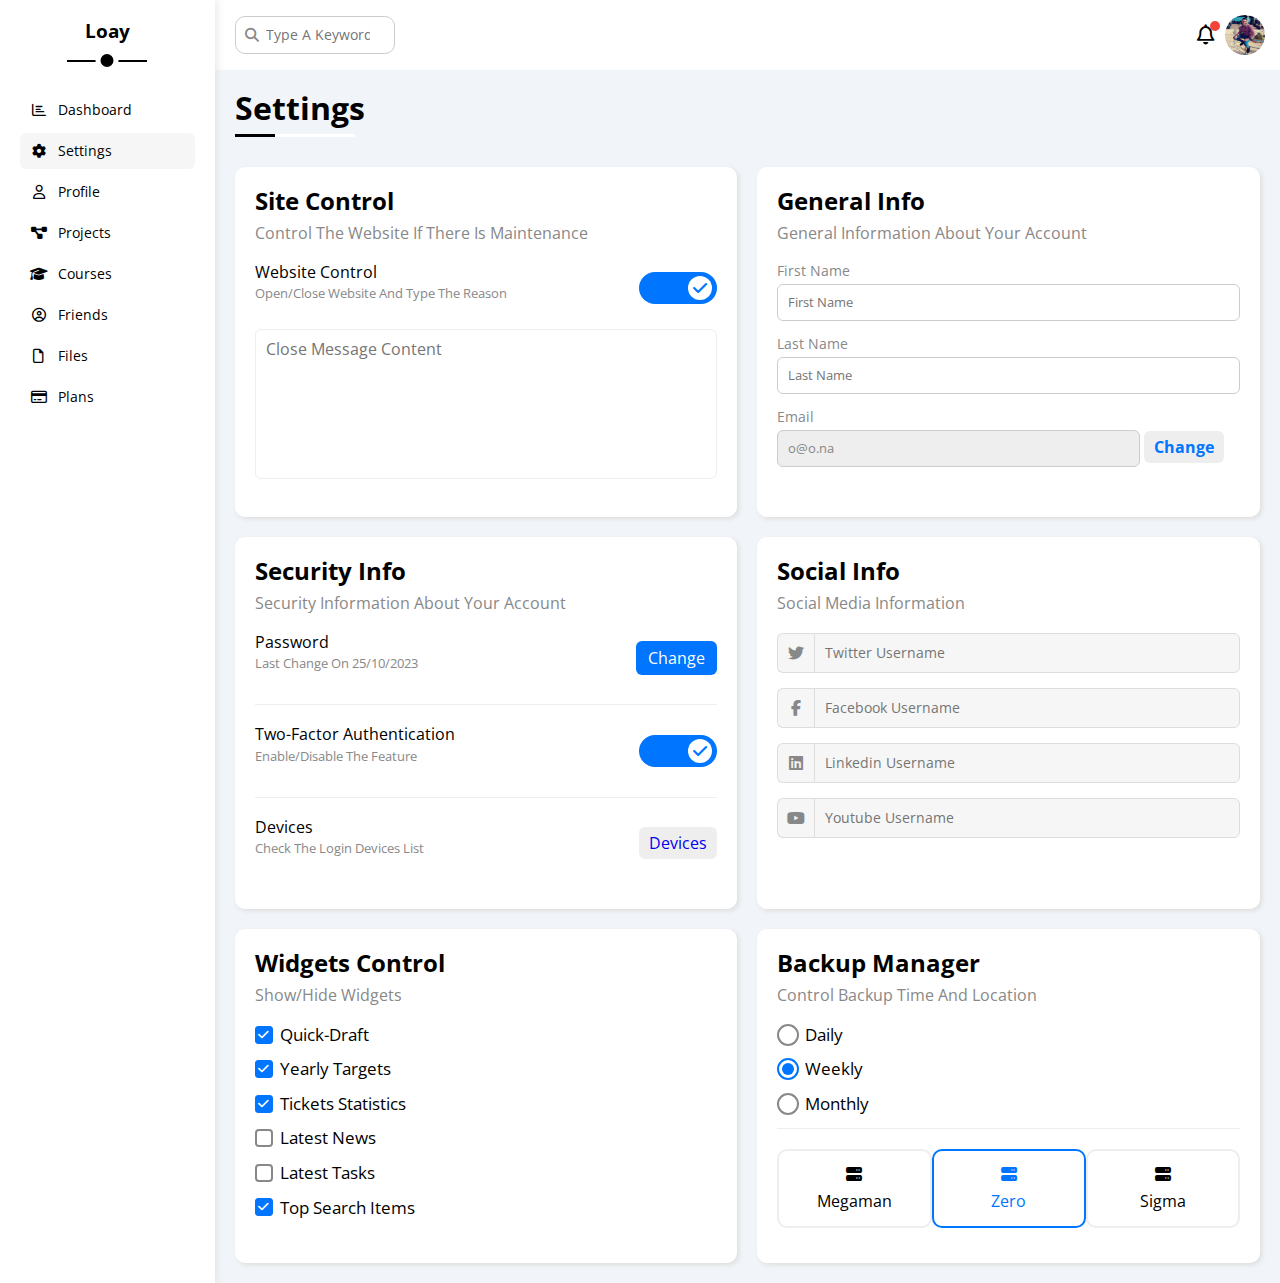
<file: settings.html>
<!DOCTYPE html>
<html lang="en">
  <head>
    <meta charset="UTF-8" />
    <meta name="viewport" content="width=device-width, initial-scale=1.0" />
    <title>Settings</title>
    <!-- Normalize CSS Features -->
    <link rel="stylesheet" href="CSS/normalize.css" />
    <!-- Font Awesome Library -->
    <link rel="stylesheet" href="CSS/all.min.css" />
    <!-- FavIcon -->
    <link rel="shortcut icon" href="Images/Favicon.jpg" type="image/x-icon" />
    <!-- My Framework CSS File -->
    <link rel="stylesheet" href="CSS/framework.css" />
    <!-- Main CSS File -->
    <link rel="stylesheet" href="CSS/main.css" />
    <!-- Google Fonts -->
    <link rel="preconnect" href="https://fonts.googleapis.com" />
    <link rel="preconnect" href="https://fonts.gstatic.com" crossorigin />
    <link
      href="https://fonts.googleapis.com/css2?family=Open+Sans:ital,wght@0,300;0,400;0,500;0,600;1,700;1,800&display=swap"
      rel="stylesheet"
    />
  </head>
  <body>
    <!-- Start Main Page -->
    <div class="page d-flex">

      <div class="sidebar bg-white p-20 p-relative"> 
        <h3 class="p-relative txt-c mt-0">Loay</h3>
        <ul>
          <li>
            <a class="d-flex align-center fs-14 c-black rad-6 p-10" href="index.html">
              <i class="fa-regular fa-chart-bar fa-fw"></i>
              <span>Dashboard</span>
            </a>
          </li>

          <li>
            <a class="active d-flex align-center fs-14 c-black rad-6 p-10" href="settings.html">
              <i class="fa-solid fa-gear fa-fw"></i>
              <span>Settings</span>
            </a>
          </li>

          <li>
            <a class="d-flex align-center fs-14 c-black rad-6 p-10" href="profile.html">
              <i class="fa-regular fa-user fa-fw"></i>
              <span>Profile</span>
            </a>
          </li>

          <li>
            <a class="d-flex align-center fs-14 c-black rad-6 p-10" href="projects.html">
              <i class="fa-solid fa-diagram-project fa-fw"></i>
              <span>Projects</span>
            </a>
          </li>

          <li>
            <a class="d-flex align-center fs-14 c-black rad-6 p-10" href="courses.html">
              <i class="fa-solid fa-graduation-cap fa-fw"></i>
              <span>Courses</span>
            </a>
          </li>

          <li>
            <a class="d-flex align-center fs-14 c-black rad-6 p-10" href="friends.html">
              <i class="fa-regular fa-circle-user fa-fw"></i>
              <span>Friends</span>
            </a>
          </li>

          <li>
            <a class="d-flex align-center fs-14 c-black rad-6 p-10" href="files.html">
              <i class="fa-regular fa-file fa-fw"></i>
              <span>Files</span>
            </a>
          </li>

          <li>
            <a class="d-flex align-center fs-14 c-black rad-6 p-10" href="plans.html">
              <i class="fa-regular fa-credit-card fa-fw"></i>
              <span>Plans</span>
            </a>
          </li>
        </ul>
      </div>

      <div class="content w-full">

            <!-- Start Head -->
            <div class="head bg-white p-15 between-flex">
              <div class="search p-relative">
                <input class="p-10" type="search" name="search" placeholder="Type A Keyword"/>
              </div>
              <div class="icons d-flex align-center">
                <span class="notification p-relative"><i class="fa-regular fa-bell fa-lg"></i></span>
                <img src="Images/avatar.jpg" alt=""/>
              </div>
            </div>
            <!-- End Head -->
  
            <h1 class="p-relative">Settings</h1>
            <div class="setting-page m-20 d-grid gap-20">

                <!-- Start Settings Widget -->
                <div class="site-controll shadow p-relative p-20 bg-white rad-10">
                    <h2 class="mt-0 mb-10">Site Control</h2>
                    <p class="c-gray mt-0 mb-20">Control The Website If There Is Maintenance</p>
                    <div class="options mb-15 between-flex">
                        <div>
                            <span>Website Control</span>
                            <p class="fs-13 c-gray mt-5 mb-0">Open/Close Website And Type The Reason</p>
                        </div>
                        <div>
                          <label>
                            <input class="toggle-checkbox" type="checkbox" checked>
                            <div class="toggle-switch"></div>
                          </label>
                        </div>
                    </div>
                    <textarea class="close-message d-block w-full p-10 c-gray rad-6 b-none" placeholder="Close Message Content"></textarea>

                </div>
                <!-- End Settings Widget -->

                <!-- Start General Info Widget -->
                <div class="general-info shadow p-relative p-20 bg-white rad-10">
                    <h2 class="mt-0 mb-10">General Info</h2>
                    <p class="c-gray mt-0 mb-20">General Information About Your Account</p>
                    <div class="mb-15">
                        <form action="">
                          <label for="fname" class="c-gray fs-14 d-block mb-5">First Name</label>
                          <input class="d-block w-full border-ccc p-10 rad-6 c-gray fs-13 mb-15" type="text" name="first_name" placeholder="First Name" id="fname">
                          <label for="lname" class="c-gray fs-14 d-block mb-5">Last Name</label>
                          <input class="d-block w-full border-ccc p-10 rad-6 c-gray fs-13 mb-15" type="text" name="last_name" placeholder="Last Name" id="lname">
                          <label for="mail" class="c-gray fs-14 d-block mb-5">Email</label>
                          <input class="d-block border-ccc p-10 rad-6 c-gray fs-13 mb-15" type="email" name="Email" value="o@o.na" disabled id="mail">
                          <a href="#" class="btn-alt-shape bg-eee c-blue fw-bold">Change</a>
                        </form>
                    </div>
                </div>
                <!-- End General Info Widget -->

                <!-- Start Security Info Widget -->
                <div class="sec-box shadow p-relative p-20 bg-white rad-10">
                    <h2 class="mt-0 mb-10">Security Info</h2>
                    <p class="c-gray mt-0 mb-20">Security Information About Your Account</p>
                    <div class="options between-flex">
                        <div>
                            <span>Password</span>
                            <p class="fs-13 c-gray mt-5 mb-0">Last Change On 25/10/2023</p>
                        </div>
                        <div>
                            <a href="#" class="btn-shape bg-blue c-white">Change</a>
                        </div>
                    </div>
                    <div class="medium my-20 py-20 between-flex">
                        <div>
                            <span>Two-Factor Authentication</span>
                            <p class="fs-13 c-gray mt-5 mb-0">Enable/Disable The Feature</p>
                        </div>
                        <div>
                          <label>
                            <input class="toggle-checkbox" type="checkbox" checked>
                            <div class="toggle-switch"></div>
                          </label>
                        </div>
                    </div>
                    <div class="options between-flex">
                        <div>
                            <span>Devices</span>
                            <p class="fs-13 c-gray mt-5 mb-0">Check The Login Devices List</p>
                        </div>
                        <div>
                            <a href="#" class="btn-alt-shape bg-eee c-pointer">Devices</a>
                        </div>
                    </div>
                    <div class="options mb-25 p-10 between-flex">

                </div>
                <!-- End Security Info Widget -->
                

                </div>
                <!-- Start Security Info Widget -->

               <!-- Start General Info Widget -->
               <div class="social-info shadow p-relative p-20 bg-white rad-10">
                   <h2 class="mt-0 mb-10">Social Info</h2>
                   <p class="c-gray mt-0 mb-20">Social Media Information</p>
                    <div class="d-flex align-center mb-15">
                        <i class="fa-brands fa-twitter center-flex c-gray"></i>
                        <input class="w-full fs-14" type="text" placeholder="Twitter Username">
                    </div>
                    <div class="d-flex align-center mb-15">
                        <i class="fa-brands fa-facebook-f center-flex c-gray"></i>
                        <input class="w-full fs-14" type="text" placeholder="Facebook Username">
                    </div>
                    <div class="d-flex align-center mb-15">
                        <i class="fa-brands fa-linkedin center-flex c-gray"></i>
                        <input class="w-full fs-14" type="text" placeholder="Linkedin Username">
                    </div>
                    <div class="d-flex align-center mb-15">
                        <i class="fa-brands fa-youtube center-flex c-gray"></i>
                        <input class="w-full fs-14" type="text" placeholder="Youtube Username">
                    </div>
               </div>
               <!-- End General Info Widget -->

              <!-- Start Widgets Control -->
              <div class="widget-control shadow p-relative p-20 bg-white rad-10">
                <h2 class="mt-0 mb-10">Widgets Control</h2>
                <p class="c-gray mt-0 mb-20">Show/Hide Widgets</p>
                <div class="control d-flex align-center mb-15">
                    <input type="checkbox" name="quick" id="one" checked>
                    <label for="one">Quick-Draft</label>
                </div>
                <div class="control d-flex align-center mb-15">
                    <input type="checkbox" name="targets" id="two" checked>
                    <label for="two">Yearly Targets</label>
                </div>
                <div class="control d-flex align-center mb-15">
                    <input type="checkbox" name="stats" id="three" checked>
                    <label for="three">Tickets Statistics</label>
                </div>
                <div class="control d-flex align-center mb-15">
                    <input type="checkbox" name="news" id="four">
                    <label for="four">Latest News</label>
                </div>
                <div class="control d-flex align-center mb-15">
                    <input type="checkbox" name="tasks" id="five">
                    <label for="five">Latest Tasks</label>
                </div>
                <div class="control d-flex align-center mb-15">
                    <input type="checkbox" name="top-serach" id="six" checked>
                    <label for="six">Top Search Items</label>
                </div>
            </div>
            <!-- End Widgets Control -->

            <!-- Start Backup Control -->
            <div class="backup-control shadow p-relative p-20 bg-white rad-10">
              <h2 class="mt-0 mb-10">Backup Manager</h2>
              <p class="c-gray mt-0 mb-20">Control Backup Time And Location</p>
              <div class="date d-flex align-center mb-15">
                <input type="radio" name="time" id="daily">
                <label for="daily">Daily</label>
              </div>
              <div class="date d-flex align-center mb-15">
                <input type="radio" name="time" id="weekly" checked>
                <label for="weekly">Weekly</label>
              </div>
              <div class="date d-flex align-center mb-15">
                <input type="radio" name="time" id="monthly">
                <label for="monthly">Monthly</label>
              </div>
              <div class="servers d-flex align-center txt-c">

                <input type="radio" name="servers" id="server-one">
                <div class="server mb-15 rad-10 w-full">
                    <label class="d-block m-15" for="server-one">
                        <i class="fa-solid fa-server d-block mb-10"></i>
                        Megaman
                    </label>
                </div>

                <input type="radio" name="servers" id="server-two" checked>
                <div class="server mb-15 rad-10 w-full">
                    <label class="d-block m-15" for="server-two">
                        <i class="fa-solid fa-server d-block mb-10"></i>
                        Zero
                    </label>
                </div>

                <input type="radio" name="servers" id="server-three">
                <div class="server mb-15 rad-10 w-full">
                    <label class="d-block m-15" for="server-three">
                        <i class="fa-solid fa-server d-block mb-10"></i>
                        Sigma
                    </label>
                </div>
              </div>
            </div>
            <!-- End Backup Control -->


      </div>

    </div>
    <!-- End Main Page -->

  </body>
</html>
</file>
<file: CSS/framework.css>
/* Satrt Root */

:root {

    --main-transition: all 0.5s;
    --blue-color: #0075ff;
    --blue-alt-color: #0d69d5;
    --orange-color: #f59e0b;
    --green-color: #22c55e;
    --red-color: #f44336;
    --gray-color: #888;
}

/* End Root */

/* Start Box */

.d-block {
    display: block;
}

.d-flex {
    display: flex;
}

.f-wrap {
    flex-wrap: wrap;
}

.space-between {
    justify-content: space-between;
}

.align-center {
    align-items: center;
}

.d-grid {
    display: grid;
}

.gap-20 {
    gap: 20px;
}

@media (max-width: 767px) {
    .block-mobile {
        display: block;
    }
    .hide-mobile {
        display: none;
    }
}

/* End Box */

/* Start Padding + Margin */

.pt-10 {
    padding-top: 10px;
}

.pb-10 {
    padding-bottom: 10px;
}

.py-10 {
    padding: 10px 0;
}

.pt-15 {
    padding-top: 15px;
}

.pb-15 {
    padding-bottom: 15px;
}

.py-5 {
    padding: 5px 0;
}

.py-15 {
    padding: 15px 0;
}

.py-20 {
    padding: 20px 0;
}

.p-10 {
    padding: 10px;
}

.p-15 {
    padding: 15px;
}

.p-20 {
    padding: 20px;
}

.pl-15 {
    padding-left: 15px;
}

.m-0 {
    margin: 0;
}

.mt-0 {
    margin-top: 0;
}

.mt-5 {
    margin-top: 5px;
}

.mt-10 {
    margin-top: 10px;
}

.mr-5 {
    margin-right: 5px;
}


.mr-10 {
    margin-right: 10px;
}

.mt-15 {
    margin-top: 15px;
}

.m-15 {
    margin: 15px;
}

.mt-20 {
    margin-top: 20px;
}

.mt-25 {
    margin-top: 25px;
}

.mr-15 {
    margin-right: 15px;
}

.m-20 {
    margin: 20px;
}

.mb-5 {
    margin-bottom: 5px;
}

.mb-15 {
    margin-bottom: 15px;
}

.mb-10 {
    margin-bottom: 10px;
}

.mb-20 {
    margin-bottom: 20px;
}

.my-10 {
    margin: 10px 0;
}

.my-15 {
    margin: 15px 0;
}

.my-20 {
    margin: 20px 0;
}

.my-25 {
    margin: 25px 0;
}

.m-20 {
    margin: 20px;
}

/* End Padding + Margin */

/* Start Color */

.bg-white {
    background-color: white;
}

.bg-eee {
    background-color: #eee;
}

.bg-blue {
    background-color: var(--blue-color);
}

.bg-orange {
    background-color: var(--orange-color);
}

.bg-green {
    background-color: var(--green-color);
}

.bg-red  {
    background-color: var(--red-color);
}

.c-black {
    color: black;
}

.c-white {
    color: white;
}

.c-red {
    color: var(--red-color);
}

.c-gray {
    color: var(--gray-color);
}

.c-blue {
    color: var(--blue-color);
}

.c-orange {
    color: var(--orange-color)
}

.c-green {
    color: var(--green-color)
}


/* End Color */

/* Start Position */

.p-relative {
    position: relative;
}

/* End Position */

/* Start Font */

.txt-c {
    text-align: center;
}

@media (max-width: 767px) {
    .txt-c-mobile {
        text-align: center;
    }
}

.fs-13 {
    font-size: 13px;
}

.fs-14 {
    font-size: 14px;
}

.fs-15 {
    font-size: 15px;
}

.fs-17 {
    font-size: 17px;
}


.fs-20 {
    font-size: 20px;
}

.fs-25 {
    font-size: 25px;
}

.fw-bold {
    font-weight: bold;
}

.fw-normal {
    font-weight: normal;
}


/* End Font */

/* Start Border */

.b-none {
    border: none;
}

.border-ccc {
    border: 1px solid #ccc;
}

.border-eee {
    border: 1px solid #eee;
}

.rad-6 {
    border-radius: 6px;
}

.rad-half {
    border-radius: 50%;
}

.rad-10 {
    border-radius: 10px;
}
/* End Border */

/* Start Width + Height */

.w-full {
    width: 100%;
}

.w-fit {
    width: fit-content;
}

.h-full {
    height: 100%;
}

.w-100 {
    width: 100px;
}

.h-100 {
    height: 100px;
}

/* End Width + Height */

/* Start Components */

.between-flex {
    display: flex;
    justify-content: space-between;
    align-items: center;
}

.center-flex {
    display: flex;
    justify-content: center;
    align-items: center;
}

.btn-shape {
    padding: 6px 12px;
    border-radius: 6px;
    cursor: pointer;
    transition: var(--main-transition);
}

.btn-shape:hover {
    background-color: var(--blue-alt-color);
}

.btn-alt-shape {
    padding: 5px 10px;
    border-radius: 6px;
}

.c-pointer {
    cursor: pointer;
}

/* End Components */
</file>
<file: CSS/main.css>
/* Satrt Global Rules */

* {
    -webkit-box-sizing: border-box ;
    -moz-box-sizing: border-box;
    box-sizing: border-box;
}

html {
    scroll-behavior: smooth;
}

:root {
    --fa-style-family-classic: "Font Awesome 6 Free";
    --main-transition: all 0.5s;
    --second-transition: all 1s;
    --blue-color: #0075ff;
    --blue-alt-color: #0d69d5;
    --orange-color: #f59e0b;
    --green-color: #22c55e;
    --red-color: #f44336;
    --gray-color: #888;
}

:focus {
    outline: none;
}

body {
    font-family:  "Open Sans", sans-serif;
    margin: 0;
}

ul {
    list-style: none;
    padding: 0;
}

a {
    text-decoration: none;
}

.page {
    min-height: 100vh;
    background-color: #f1f5f9;
}

.shadow {
    box-shadow: 2px 2px 5px #ddd;
}

::-webkit-scrollbar {
    width: 15px;
}

::-webkit-scrollbar-track {
    background-color: white;
}

::-webkit-scrollbar-thumb {
    background-color: var(--blue-color);
}

::-webkit-scrollbar-thumb:hover {
    background-color: var(--blue-alt-color);
}

/* End Global Rules */

/* Start Sidebar */

.sidebar {
    width: 250px;
    box-shadow: 0 0 10px #ddd;
}

.sidebar > h3 {
    margin-bottom: 50px;
}

.sidebar > h3::before {
    content: "";
    background-color: black;
    width: 80px;
    height: 2px;
    position: absolute;
    left: 50%;
    bottom: -20px;
    transform: translateX(-50%);
}

.sidebar > h3::after {
    content: "";
    background-color: black;
    width: 13px;
    height: 13px;
    position: absolute;
    left: 50%;
    bottom: -30px;
    transform: translateX(-50%);
    border-radius: 50%;
    border: 5px solid white;
}

.sidebar ul li a {
    margin-bottom: 5px;
    transition: 0.3s;
}

.sidebar ul li a:hover ,
.sidebar ul li a.active {
    background-color: #f6f6f6;
}

.sidebar ul li a span {
    margin-left: 10px; 
}

@media (max-width: 767px) {
    .sidebar {
        width: 60px;
        padding: 10px;
    }

    .sidebar > h3 {
        font-size: 13px;
        margin-bottom: 15px;
    }

    .sidebar > h3::before ,
    .sidebar > h3::after {
        display: none;
    }

    .sidebar ul li a span {
        display: none;
    }
}

/* End Sidebar */

/* Start Content */

.content {
    overflow: hidden;
}

.content .head .search::before {
    content: "\f002";
    font-family: var(--fa-style-family-classic);
    font-weight: 900;
    font-size: 14px;
    position: absolute;
    left: 15px;
    top: 50%;
    transform: translateY(-50%);
    color: var(--gray-color);
}

.content .head .search input {
    font-size: 14px;
    border: 1px solid #ccc;
    border-radius: 10px;
    margin-left: 5px;
    padding-left: 30px;
    width: 160px;
    transition: var(--main-transition);
}

.content .head .search input:focus {
    width: 200px;
}

.content .head .search input:focus::placeholder {
    opacity: 0;
    transition: var(--main-transition);
}

.content .head .icons .notification::before {
    content: "";
    width: 10px;
    height: 10px;
    position: absolute;
    right: -5px;
    top: -5px;
    background-color: var(--red-color);
    border-radius: 50%;
}

.content .head .icons img {
    width: 40px;
    height: 40px;
    border-radius: 50%;
    margin-left: 10px;
}

.page h1 {
    margin: 20px 20px 40px;
}

.page h1::before ,
.page h1::after {
    content: "";
    height: 3px;
    position: absolute;
    left: 0;
    bottom: -10px;
}

.page h1::before {
    background-color: white;
    width: 120px;
}

.page h1::after {
    background-color: black;
    width: 40px;
}

.wrapper {
    grid-template-columns: repeat(auto-fill , minmax(450px , 1fr));
    margin-left: 20px;
    margin-right: 20px;
    margin-bottom: 20px;
}

@media (max-width: 767px) {
    .wrapper {
        grid-template-columns: minmax(200px , 1fr);
        margin-left: 10px;
        margin-right: 10px;
        gap: 10px;
    }
}

/* End Content */

/* Start Welcome Widget */

.welcome {
    overflow: hidden;
}

.welcome .intro img {
    width: 200px;
    margin-bottom: -10px;
}

.welcome .avatar {
    width: 64px;
    height: 64px;
    border: 2px solid white;
    border-radius: 50%;
    padding: 2px;
    box-shadow: 2px 2px 10px #ccc;
    margin: -32px 0 0 20px;
}

.welcome .body {
    border-top: 1px solid #eee;
    border-bottom: 1px solid #eee;
}

.welcome .body > div {
    flex: 1;
}

.welcome .visit {
    margin: 0 15px 15px auto;
}

@media (max-width: 767px) {
    .welcome .intro {
        padding-bottom: 30px;
    }
    .welcome .avatar {
        margin-left: 0;
    }
    .welcome .body > div:not(:last-child) {
        margin-bottom: 20px;
    }

}

/* End Welcome Widget */

/* Start Quick Draft Widget */

.quick-draft textarea {
    resize: none;
    min-height: 180px;
}

.quick-draft .save {
    margin-left: auto; 
}


/* End Quick Draft Widget */

/* Start Yearly Targets */

.targets .targets-row .icon {
    width: 80px;
    height: 80px;
    margin-right: 15px;
}

.targets .targets-row .details {
    flex: 1;
}

.targets .targets-row .details .progress {
    height: 4px;
}

.targets .targets-row .details .progress > span {
    position: absolute;
    left: 0;
    top: 0;
    height: 100%;
}

.targets .targets-row .details .progress > span span {
    position: absolute;
    right: -16px;
    bottom: 26px;
    color: white;
    border-radius: 6px;
    padding: 5px;
    font-size: 13px;
    font-weight: bold;
}

.targets .targets-row .details .progress > span span::after {
    content: "";
    border-color: transparent;
    border-style: solid;
    border-width: 5px;
    position: absolute;
    left: 50%;
    bottom: -10px;
    transform: translateX(-50%);
}

.targets .targets-row .details .progress > .blue span::after {
    border-top-color: var(--blue-color);
}
.blue .icon ,
.blue .progress {
    background-color: rgb(0 117 255 / 20%);
}

.targets .targets-row .details .progress > .orange span::after {
    border-top-color: var(--orange-color);
}
.orange .icon ,
.orange .progress {
    background-color: rgb(245 158 11 / 20%);
}

.targets .targets-row .details .progress > .green span::after {
    border-top-color: var(--green-color);
}
.green .icon ,
.green .progress {
    background-color: rgb(34 197 94 / 20%);
}


/* End Yearly Targets */

/* Start Tickets */

.tickets .box {
    border: 1px solid #ccc;
    width: calc(50% - 10px);
}

@media (max-width: 767px) {
    .tickets .box {
        width: 100%;
    }
}

/* End Tickets */


/* Start Latest News Widget  */

.latest-news .news-row:not(:last-of-type) {
    margin-bottom: 20px;
    padding-bottom: 20px;
    border-bottom: 1px solid #eee;
} 

.latest-news .news-row img {
    width: 100px;
    border-radius: 6px;
    margin-right: 15px;
} 

.latest-news .news-row .info {
    flex: 1;
} 

.latest-news .news-row .info h3 {
    margin: 0 0 6px;
    font-size: 16px;
} 

@media (max-width: 767px) {
    .latest-news .news-row .label {
        width: fit-content;
        margin: 10px auto;
    }
}

/* End Latest News Widget  */

/* Start Latest Tasks Widget  */

.latest-tasks .task-row:not(:last-of-type) {
    margin-bottom: 15px;
    padding-bottom: 15px;
    border-bottom: 1px solid #eee;
}

.latest-tasks .task-row .info {
    flex: 1;
}

.latest-tasks .done {
    opacity: 0.3;
}

.latest-tasks .done h3 ,
.latest-tasks .done p {
    text-decoration: line-through;
}

.latest-tasks .delete {
    cursor: pointer;
    transition: var(--main-transition);
}

.latest-tasks .delete:hover {
    color: var(--red-color);
}

/* End Latest Tasks Widget  */

/* Start Uploads File Widget */

.latest-uploads ul li:not(:last-child) {
    border-bottom: 1px solid #eee;
}

.latest-uploads ul li img {
    width: 40px;
    height: 40px;
}

/* End Uploads File Widget */

/* Start Last Project Widget */

.last-project ul::before {
    content: "";
    width: 2px;
    height: 100%;
    background-color: var(--blue-color);
    position: absolute;
    left: 11px;
    top: 0;
}

.last-project ul li::before {
    content: "";
    display: block;
    width: 20px;
    height: 20px;
    border-radius: 50%;
    background-color: white;
    border: 2px solid white;
    outline: 2px solid var(--blue-color);
    margin-right: 15px;
    z-index: 1;
}

.last-project ul li.done::before {
    content: "";
    background-color: var(--blue-color);
}

.last-project ul li.current::before {
    content: "";
    animation: change-color 0.8s infinite alternate;
}

@keyframes change-color {
    from {
        background-color: var(--blue-color);
    }
    to {
        background-color: white;
    }
}

.last-project img {
    width: 140px;
    position: absolute;
    right: 10px;
    bottom: 20px;
    opacity: 0.4;
}

/* End Last Project Widget */

/* Start Reminders Widget */

.reminders ul li .key {
    width: 15px;
    height: 15px;
}

.reminders ul li > .blue {
    border-left: 2px solid var(--blue-color);
}

.reminders ul li > .green {
    border-left: 2px solid var(--green-color);
}

.reminders ul li > .orange {
    border-left: 2px solid var(--orange-color);
}

.reminders ul li > .red {
    border-left: 2px solid var(--red-color);
}

/* End Reminders Widget */

/* Start Post Widget */

.latest-post .top img {
    width: 60px;
    height: 60px;
}

.latest-post .post-content {
    line-height: 1.8;
    border-top: 1px solid #eee;
    border-bottom: 1px solid #eee;
    min-height: 140px;
} 

/* End Post Widget */

/* Start Social Media */


.welcome::before,
.quick-draft::before,
.targets::before,
.tickets::before,
.latest-news::before,
.latest-tasks::before,
.search-items::before,
.latest-uploads::before,
.last-project:before,
.reminders::before,
.latest-post::before,
.social-media::before,
.site-controll::before,
.general-info::before,
.sec-box::before,
.social-info::before,
.widget-control::before,
.backup-control::before {
    content: "";
    width: 0;
    height: 2px;
    position: absolute;
    left: 0;
    bottom: 0;
    background-color: var(--red-color);
    transition: var(--second-transition);
}


.welcome:hover::before,
.quick-draft:hover::before,
.targets:hover::before,
.tickets:hover::before,
.latest-news:hover::before,
.latest-tasks:hover::before,
.search-items:hover::before,
.latest-uploads:hover::before,
.last-project:hover::before,
.reminders:hover::before,
.latest-post:hover::before,
.social-media:hover::before,
.site-controll:hover::before,
.general-info:hover::before,
.sec-box:hover::before,
.social-info:hover::before,
.widget-control:hover::before,
.backup-control:hover::before {
    width: 100%;
}

.social-media .box {
    padding-left: 70px;
}

.social-media .box i {
    position: absolute;
    left: 0;
    top: 0;
    width: 52px;
    transition: var(--main-transition);
}

.social-media .box i:hover {
    transform: rotate(8deg);
}

.social-media .twitter {
    background-color: rgb(29 161 242 / 20%);
    color: #1da1f2;
}
.social-media .twitter i ,
.social-media .twitter a{
    background-color: #1da1f2;
}

.social-media .facebook {
    background-color: rgb(24 11 242 / 20%);
    color: #1877f2;
}
.social-media .facebook i ,
.social-media .facebook a  {
    background-color: #1877f2;
}

.social-media .youtube {
    background-color: rgb(255 0 0 / 20%);
    color: #ff0000;
}
.social-media .youtube i ,
.social-media .youtube a {
    background-color: #ff0000;
}

.social-media .linkedin {
    background-color: rgb(0 119 181 / 20%);
    color: #0077b5;
}
.social-media .linkedin i ,
.social-media .linkedin a  {
    background-color: #0077b5;
}

/* End Social Media */


/* Start Projects Table */

.projects .responsive-table {
    overflow-x: auto;
}

.projects table {
    min-width: 1000px;
    border-spacing: 0;
}

.projects table thead td {
    background-color: #eee;
    font-size: 17px;
    font-weight: bold;
}

.projects table td {
    padding: 15px;
}

.projects table tbody td {
    border-bottom: 1px solid #eee ;
    border-left: 1px solid #eee ;
    transition: 0.3s;
}

.projects table tbody td:last-child {
    border-right: 1px solid #eee;
}

.projects table tbody img {
    width: 32px;
    height: 32px;
    border-radius: 50%;
    padding: 2px;
    background-color: white;
}

.projects table tbody img:not(:first-child) {
    margin-left: -20px;
}

.projects table tbody tr:hover td{
    background-color: #faf7f7;
}

/* End Projects Table */

/* Start Settings */

.setting-page {
    grid-template-columns: repeat(auto-fill , minmax(500px , 1fr));
}

.setting-page .close-message {
    resize: none;
    border: 1px solid #eee;
    min-height: 150px;
}

@media (max-width: 767px) {
    .setting-page {
        grid-template-columns: minmax(100px, 1fr);
        margin-left: 10px;
        margin-right: 10px;
        gap: 10px;
    }    
}

.toggle-checkbox {
    -webkit-appearance: none;
    appearance: none;
    display: none;
}

.toggle-switch {
    background-color: #ccc;
    width: 78px;
    height: 32px;
    border-radius: 16px;
    position: relative;
    cursor: pointer;
    transition: 0.3s;
}

.toggle-switch::before {
    content: "\f00d";
    font-family: var(--fa-style-family-classic);
    font-weight: 900;
    background-color: white;
    color: #aaa;
    width: 24px;
    height: 24px;
    border-radius: 50%;
    position: absolute;
    left: 4px;
    top: 4px;
    display: flex;
    justify-content: center;
    align-items: center;
    transition: 0.3s;
}

.toggle-checkbox:checked + .toggle-switch {
    background-color: var(--blue-color);
}

.toggle-checkbox:checked + .toggle-switch::before {
    content: "\f00c";
    left: 49px;
    color: var(--blue-color)
}

.setting-page input[type="email"] {
    display: inline-flex;
    width: calc(100% - 100px);
    cursor: not-allowed;
    background-color: #eee;
}

.setting-page .sec-box .medium {
    border-top: 1px solid #eee;
    border-bottom: 1px solid #eee;
}

.setting-page .social-info i {
    width: 40px;
    height: 40px;
    background-color: #f6f6f6;
    border: 1px solid #ddd;
    border-right: none;
    border-radius: 6px 0 0 6px;
    transition: var(--main-transition);
}

.setting-page .social-info input {
    height: 40px;
    background-color: #f6f6f6;
    border: 1px solid #ddd;
    padding-left: 10px;
    border-radius: 0 6px 6px 0;
}

.setting-page .social-info > div:focus-within i  {
    color: black;
}

.setting-page .widget-control input[type="checkbox"] {
    -webkit-appearance: none;
    appearance: none;
    display: none;
}

.setting-page .widget-control label {
    padding-left: 25px;
    cursor: pointer;
    position: relative;
    font-size: 17px;
}

.setting-page .widget-control label::before ,
.setting-page .widget-control label::after  {
    content: "";
    position: absolute;
    left: 0;
    top: 50%;
    margin-top: -9px;
    border-radius: 4px;
}

.setting-page .widget-control label::before {
    width: 14px;
    height: 14px;
    border: 2px solid var(--gray-color);
}

.setting-page .widget-control label:hover::before {
    border-color: var(--blue-alt-color);
}

.setting-page .widget-control label::after {
    content: "\f00c";
    font-family: var(--fa-style-family-classic);
    font-weight: 900;
    background-color: var(--blue-color);
    color: white;
    width: 18px;
    height: 18px;
    font-size: 12px;
    display: flex;
    justify-content: center;
    align-items: center;
    transform: scale(0) rotate(360deg);
    transition: var(--main-transition);
}

.setting-page .widget-control input[type="checkbox"]:checked + label::after {
    transform: scale(1);
}

.setting-page .backup-control .date input[type="radio"] {
    -webkit-appearance: none;
    appearance: none;
    display: none;
}

.setting-page .backup-control .date label {
    padding-left: 28px;
    cursor: pointer;
    position: relative;
    font-size: 17px;
}

.setting-page .backup-control .date label::before {
    content: "";
    position: absolute;
    left: 0;
    top: 50%;
    margin-top: -11px;
    width: 18px;
    height: 18px;
    border-radius: 50%;
    border: 2px solid var(--gray-color);
}

.setting-page .backup-control .date:hover label::before {
    border-color: var(--blue-color);
}

.setting-page .backup-control .date label::after {
    content: "";
    background-color: var(--blue-color);
    width: 12px;
    height: 12px;
    border-radius: 50%;
    position: absolute;
    left: 5px;
    top: 50%;
    margin-top: -6px;
    transform: scale(0);
    transition: var(--main-transition);
}

.setting-page .backup-control input[type="radio"]:checked + label::before {
    border-color: var(--blue-color);
}

.setting-page .backup-control input[type="radio"]:checked + label::after {
    transform: scale(1);
}

.backup-control .servers input[type="radio"] {
    -webkit-appearance: none;
    appearance: none;
    display: none;
}

.backup-control .servers {
    border-top: 1px solid #eee;
    padding-top: 20px;
}

@media(max-width: 767px) {
    .backup-control .servers {
        flex-wrap: wrap;
    }
}

.backup-control .servers .server {
    border: 2px solid #eee;
    position: relative;
}

.backup-control .servers .server label {
    cursor: pointer;
}

.backup-control .servers input[type="radio"]:checked + .server {
    color: var(--blue-color);
    border-color: var(--blue-color);
}


/* End Settings */

/* Start Profile */ 

@media (max-width: 767px) {
    .profile-page .overview {
        flex-direction: column;
    }
}

.profile-page .overview .avatar-box {
    width: 300px;
}

@media (min-width: 768px) {
    .profile-page .overview .avatar-box {
        border-right: 1px solid #eee;
    }
}

.profile-page .overview .avatar-box > img {
    width: 120px;
    height: 120px;
}

.profile-page .overview .avatar-box .level {
    width: 70%;
    height: 6px;
    margin: auto;
    overflow: hidden;
}

.profile-page .overview .avatar-box .level span {
    height: 100%;
    position: absolute;
    left: 0;
    top: 0;
}

.profile-page .overview .info-box .box {
    flex-wrap: wrap;
    border-bottom: 1px solid #eee;
    transition: var(--main-transition);
}

.profile-page .overview .info-box .box:hover {
    background-color: #f9f9f9;
}

.profile-page .overview .info-box .box > div {
    min-width: 250px;
    padding-top: 10px;
}

.profile-page .overview .info-box .box > div .toggle-switch {
    width: 78px;
    height: 20px;
}

.profile-page .overview .info-box .box > div .toggle-switch::before {
    width: 12px;
    height: 12px;
    font-size: 9px;
    left: 4px;
    top: 4px;
}

.profile-page .overview .info-box .box > div .toggle-checkbox:checked + .toggle-switch::before {
    left: 62px;
}

@media (max-width: 767px) {
    .profile-page .overview .info-box .box > div .toggle-switch {
        margin: auto;
    }
}

@media (max-width: 767px) {
    .profile-page .other-data {
        flex-direction: column;
    }
}

.other-data .skills-card {
    flex: 1;
}

.other-data .skills-card ul li:not(:last-child) {
    border-bottom: 1px solid #eee;
}

.other-data .activites {
    flex: 2;
}

.other-data .activites .activity:not(:last-child) {
    border-bottom: 1px solid #eee;
    padding-bottom: 20px;
    margin-bottom: 20px;
}

.other-data .activites .activity img {
    width: 64px;
    height: 64px;
    margin-right: 10px;
}

@media (min-width: 768px) {
    .other-data .activites .activity .date {
        margin-left: auto;
        text-align: right;
    }
}

@media (max-width: 767px) {
    .other-data .activites .activity {
        flex-direction: column;
    }
    .other-data .activites .activity img {
        margin-right: 0;
        margin-bottom: 15px;
    }
    .other-data .activites .activity .date {
        margin-top: 15px;
    }
}

/* End Profile */

/* Start Projects */

.projects-page  {
    grid-template-columns: repeat(auto-fill, minmax(500px, 1fr));
}

@media (max-width: 767px) {
    .projects-page  {
        grid-template-columns: minmax(200px, 1fr);
        margin-left: 10px;
        margin-right: 10px;
        gap: 10px;
    }
}

.projects-page .project .date {
    position: absolute;
    right: 10px;
    top: 10px;
}

.projects-page .project .team {
    min-height: 80px;
}

.projects-page .project .team a:hover img {
    z-index: 2;
}

.projects-page .project .team a:not(:first-child) {
    margin-left: -20px;
}

.projects-page .project .team img {
    width: 40px;
    height: 40px;
    border: 2px solid white;
    position: relative;
}

.projects-page .project .techs {
    border-top: 1px solid #eee;
    border-bottom: 1px solid #eee;
    justify-content: flex-end;
}

.projects-page .project .info .progress {
    width: 55%;
    height: 8px;
    position: relative;
}

.projects-page .project .info .progress > span {
    height: 100%;
    position: absolute;
    left: 0;
    top: 0;
}

/* End Projects */

/* Satrt Courses */

.courses-page  {
    grid-template-columns: repeat(auto-fill, minmax(300px, 1fr));
}

@media (max-width: 767px) {
    .courses-page  {
        grid-template-columns: minmax(200px, 1fr);
        margin-left: 10px;
        margin-right: 10px;
        gap: 10courses
    }
}

.courses-page .course {
    overflow: hidden;
}

.courses-page .course .cover {
    max-width: 100%;
}

.courses-page .course .instructor {
    width: 64px;
    height: 64px;
    position: absolute;
    left: 20px;
    top: 20px;
    border: 2px solid white;
}

.courses-page .course .description {
    line-height: 1.6;
}

.courses-page .course .info {
    border-top: 1px solid #eee;
}

.courses-page .course .info .title {
    position: absolute;
    left: 50%;
    top: -15px;
    transform: translateX(-50%);
}

/* End Courses */

/* Start Frineds */

.friends-page  {
    grid-template-columns: repeat(auto-fill, minmax(300px, 1fr));
}

@media (max-width: 767px) {
    .friends-page  {
        grid-template-columns: minmax(200px, 1fr);
        margin-left: 10px;
        margin-right: 10px;
        gap: 10courses
    }
}

.friends-page .friend .contact {
    position: absolute;
    lefT: 10px;
    top: 10px;
}

.friends-page .friend .contact i {
    cursor: pointer;
    transition: var(--main-transition);  
}

.friends-page .friend .contact i:hover {
    background-color: var(--blue-color);
    color: white;
}

.friends-page .friend .icons {
    border-top: 1px solid #eee;
    border-bottom: 1px solid #eee;
    padding: 10px;
}

.friends-page .friend .icons i {
    margin-bottom: 8px;
    margin-right: 5px;
}

.friends-page .friend .icons .vip {
    position: absolute;
    right: 15px;
    bottom: 30px;
    font-size: 40px;
    opacity: 0.3;
}

.friends-page .friend .info {
    margin-top: 20px;
}

/* End Frineds */

/* Start Files */

.files-page {
    flex-direction: row-reverse;
    align-items: flex-start;
}

@media (max-width: 767px) {
    .files-page {
        flex-direction: column;
        align-items: normal;
    }
}

.files-page .files-stats {
    min-width: 260px;
}

.files-page .files-stats > div .icon {
    width: 40px;
    height: 40px;
    margin-right: 10px;
}

.files-page .files-stats > div .blue {
    background-color:  rgb(0 117 255 / 20%);
}

.files-page .files-stats > div .green {
    background-color: rgb(34 197 94 / 20%);
}

.files-page .files-stats > div .red {
    background-color: rgb(244 67 54 / 20%);
}

.files-page .files-stats > div .orange {
    background-color: rgb(245 158 11 / 20%);
}

.files-page .files-stats > div .info {
    flex: 1;
}

.files-page .files-stats .upload {
    margin: 10px auto 0;
    padding: 12px 22px;
    transition: var(--main-transition);
}

.files-page .files-stats .upload:hover {
    background-color: var(--blue-alt-color);
}

.files-page .files-stats .upload:hover i {
    animation: up-down 0.4s alternate-reverse infinite;
}

@keyframes up-down {
    to {
        transform: translateY(-4px);
    }
}

.files-page .files-content {
    grid-template-columns: repeat(auto-fill, minmax(200px, 1fr));
    flex: 1;
}

@media (max-width: 767px) {
    .files-page .files-content {
        grid-template-columns: minmax(100px, 1fr);
    }
}

.files-page .files-content .file ,
.files-page .files-content .file i{
    transition: var(--main-transition);
}

.files-page .files-content .file:hover {
    transform: scale(1.05);
}

.files-page .files-content .file:hover i:nth-of-type(1) {
    color: var(--blue-color);
}

.files-page .files-content .file img {
    width: 70px;
    height: 70px;
    transition: var(--main-transition);
}

.files-page .files-content .file:hover img {
    transform: rotate(6deg);
}

.files-page .files-content .file .info {
    border-top: 1px solid #eee;
}

/* End Files */

/* Start Plans */

.plans-page {
    grid-template-columns: repeat(auto-fill, minmax(450px, 1fr));
    flex: 1;
}

@media (max-width: 767px) {
    .plans-page {
        grid-template-columns: minmax(250px, 1fr);
    }
}

.plans-page .plan .top {
    border: 3px solid white;
    outline: 3px solid transparent;
}

.plans-page .plan.green .top {
    outline-color: var(--green-color);
}

.plans-page .plan.blue .top {
    outline-color: var(--blue-color);
}

.plans-page .plan.orange .top {
    outline-color: var(--orange-color);
}

.plans-page .plan .top .price {
    position: relative;
    font-size: 40px;
    width: fit-content;
    margin: auto;
}

.plans-page .plan .top .price span {
    position: absolute;
    left: -20px;
    top: 0;
    font-size: 25px;
}

.plans-page .plan ul li {
    padding: 15px 0;
    display: flex;
    align-items: center;
    border-bottom: 1px solid #eee;  
    font-size: 15px;
}

.plans-page .plan ul li .yes {
    color: var(--green-color);
}

.plans-page .plan ul li i:not(.yes , .help) {
    color: var(--red-color);
}


.plans-page .plan ul li i:first-child {
    font-size: 18px;
    margin-right: 8px;
}

.plans-page .plan ul li i.help {
    color: var(--gray-color);
    margin-left: auto;
    cursor: pointer;
}

.plans-page .plan a {
    padding: 6px 10px;
    font-size: 18px;
}
/* End Plans */
</file>
